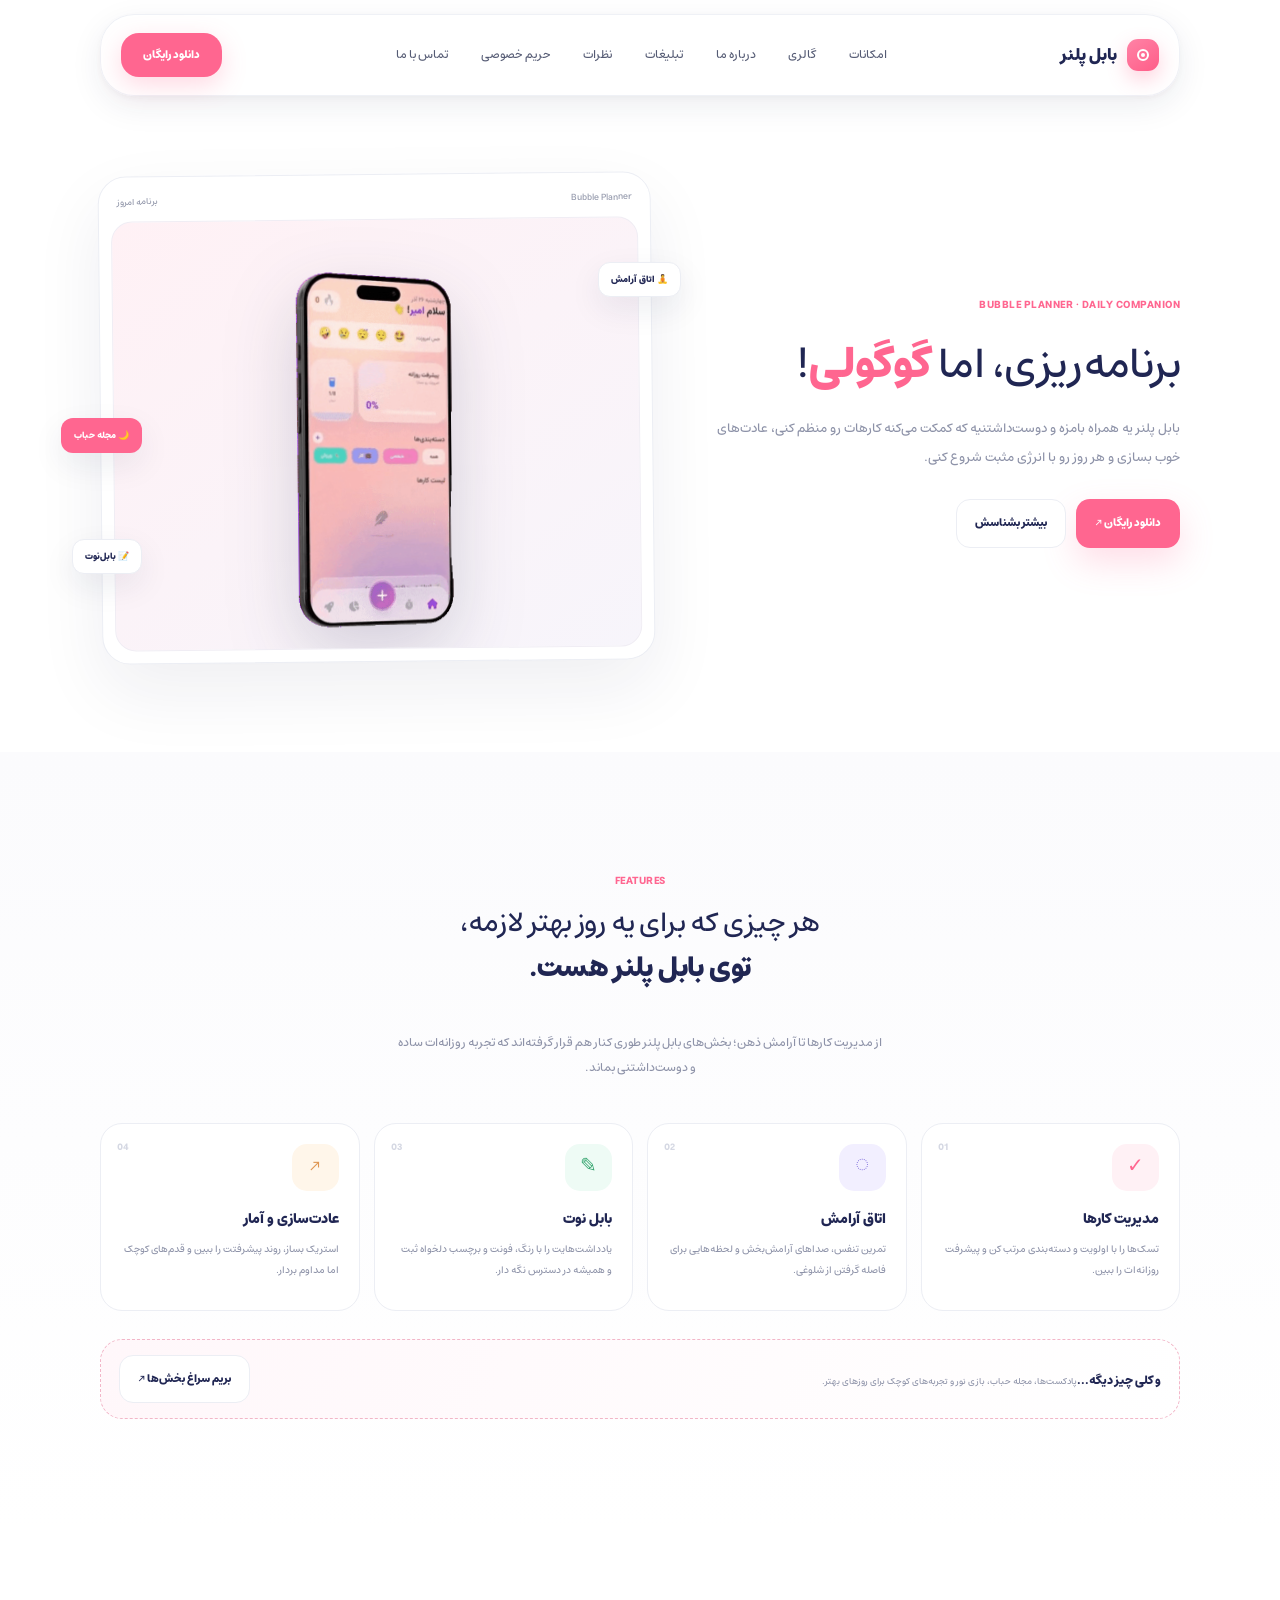
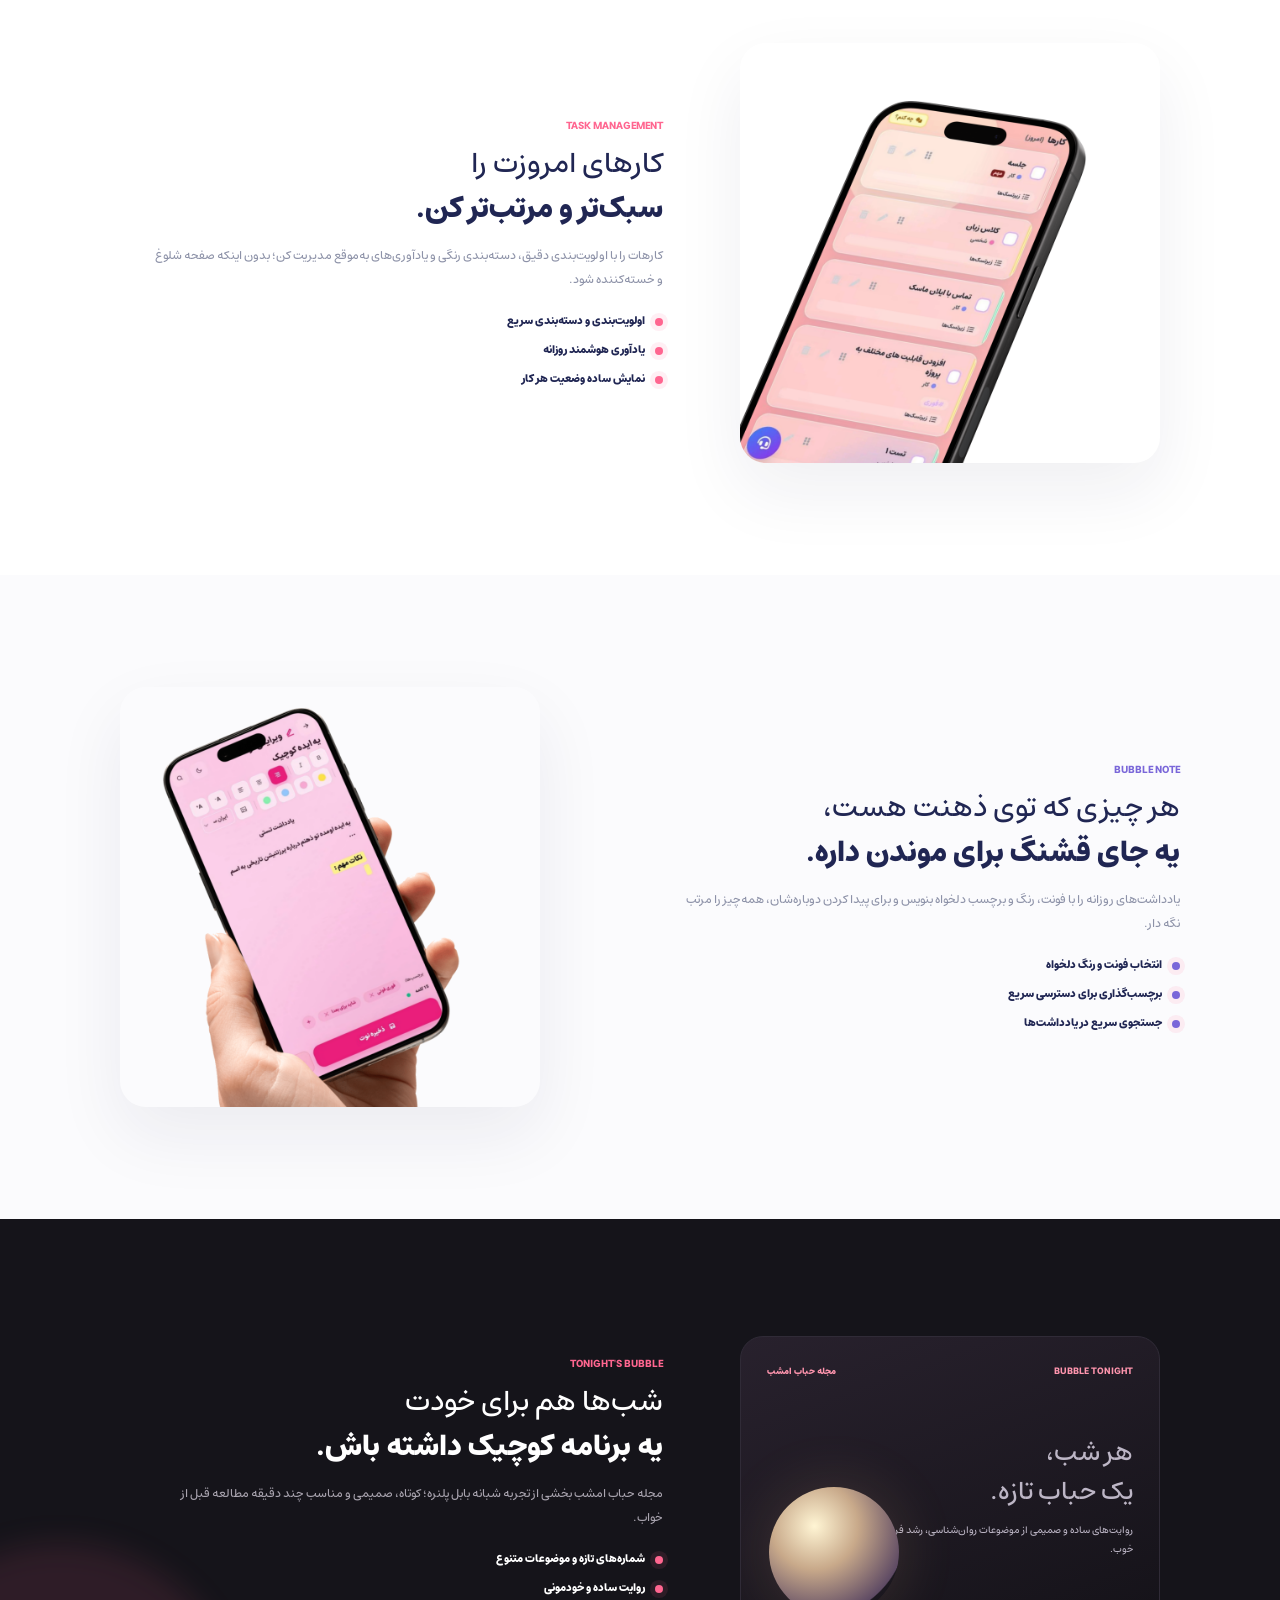
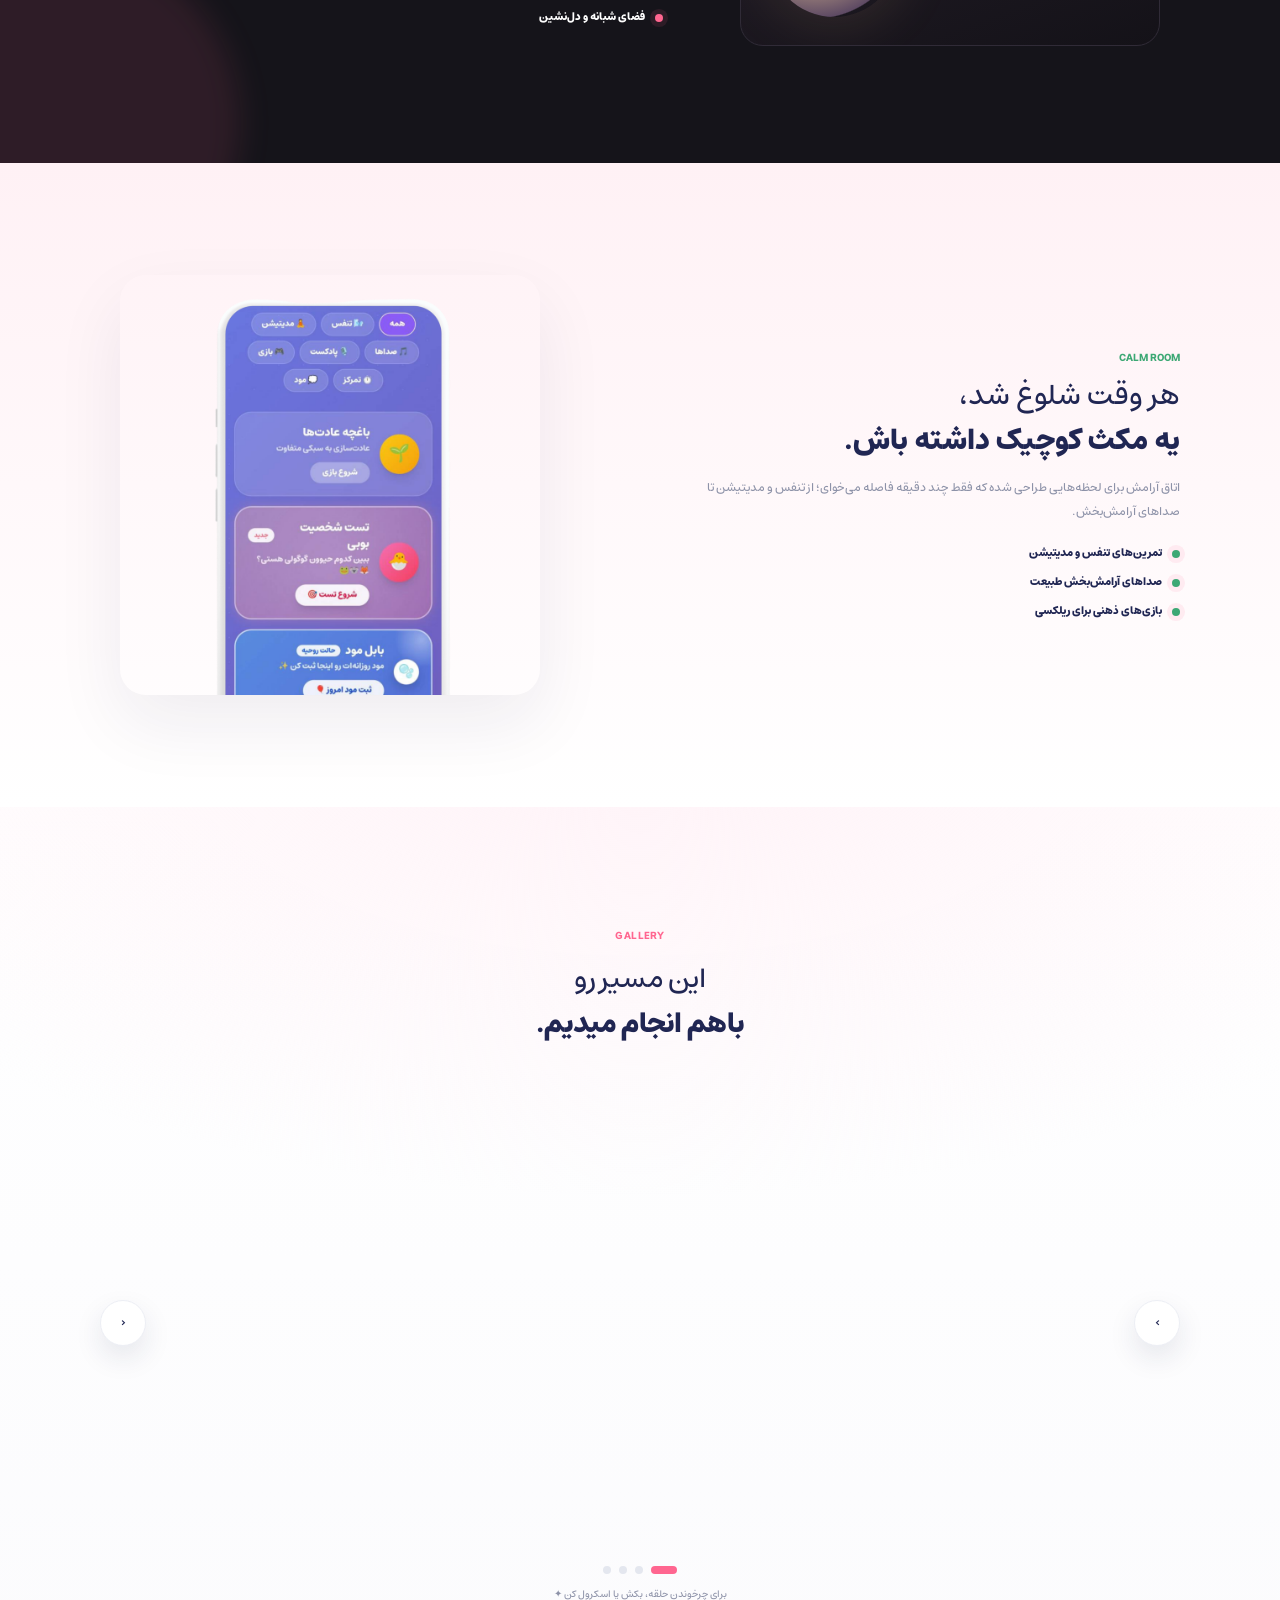
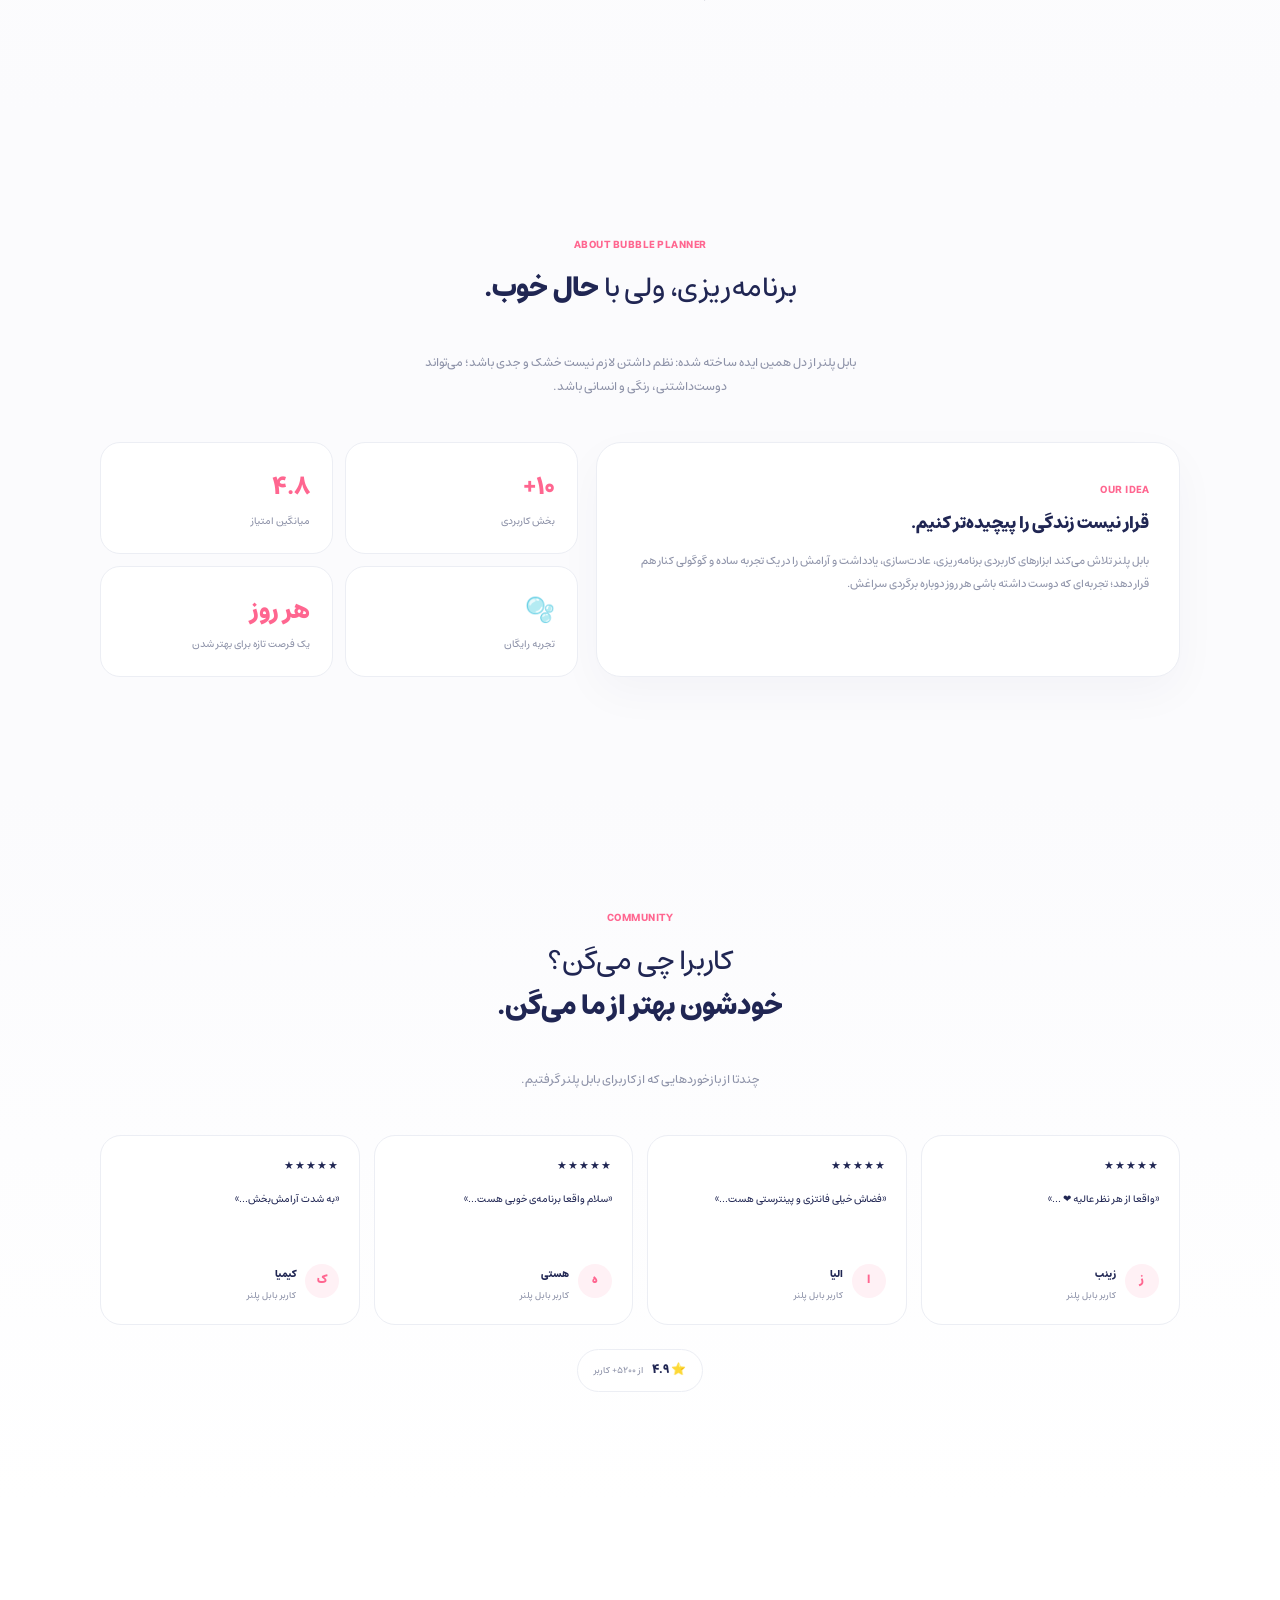
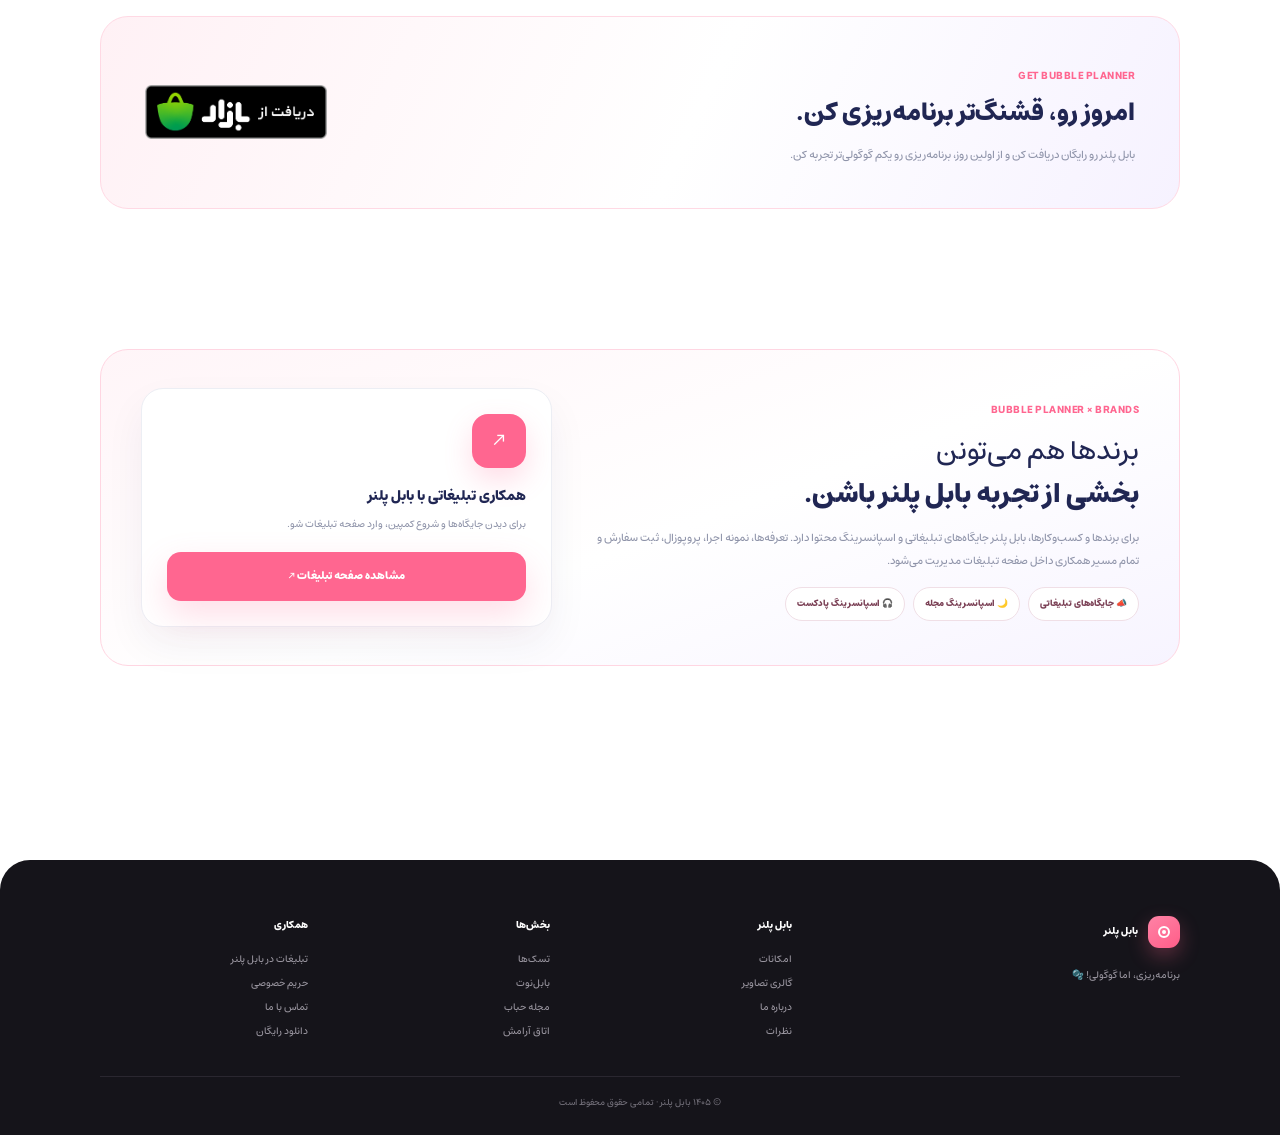
<file: index.html>
<!doctype html>
<html lang="fa" dir="rtl">

<head>
    <meta charset="utf-8" />
    <meta name="viewport" content="width=device-width,initial-scale=1,viewport-fit=cover" />
    <meta name="theme-color" content="#FF6690" />


    <title>بابل پلنر | برنامه‌ریزی، اما گوگولی!</title>
    <meta name="description"
        content="بابل پلنر؛ برنامه‌ریزی، ساخت عادت‌های خوب، بابل‌نوت، مجله حباب امشب و اتاق آرامش. دانلود رایگان و تجربه یک برنامه‌ریزی فانتزی." />
    <meta name="keywords"
        content="بابل پلنر, برنامه ریزی روزانه, عادت سازی, یادداشت, بابل نوت, اتاق آرامش, مجله حباب, اپلیکیشن برنامه ریزی فارسی" />
    <meta name="author" content="بابل پلنر" />
    <meta name="robots" content="index, follow, max-snippet:-1, max-image-preview:large, max-video-preview:-1" />


    <link rel="canonical" href="https://bubbleplanner.ir/" />


    <meta property="og:type" content="website" />
    <meta property="og:site_name" content="بابل پلنر" />
    <meta property="og:locale" content="fa_IR" />
    <meta property="og:title" content="بابل پلنر | برنامه‌ریزی، اما گوگولی!" />
    <meta property="og:description"
        content="بابل پلنر؛ برنامه‌ریزی، ساخت عادت‌های خوب، بابل‌نوت، مجله حباب امشب و اتاق آرامش." />
    <meta property="og:url" content="https://bubbleplanner.ir/" />
    <meta property="og:image" content="https://bubbleplanner.ir/logo.png" />


    <meta name="twitter:card" content="summary_large_image" />
    <meta name="twitter:title" content="بابل پلنر | برنامه‌ریزی، اما گوگولی!" />
    <meta name="twitter:description"
        content="بابل پلنر؛ برنامه‌ریزی، ساخت عادت‌های خوب، بابل‌نوت، مجله حباب امشب و اتاق آرامش." />
    <meta name="twitter:image" content="https://bubbleplanner.ir/logo.png" />
    <link rel="icon" type="image/png" href="logo.png" />


    <link rel="apple-touch-icon" href="logo.png" />
    <link rel="manifest" href="site.webmanifest" />
    <link rel="preconnect" href="https://cafebazaar.ir" />
    <link rel="preconnect" href="https://cafebazaar.ir" />
    <link rel="dns-prefetch" href="//cafebazaar.ir" />


    <link rel="preload" href="fonts/Estedad-Medium.ttf" as="font" type="font/ttf" crossorigin="anonymous" />
    <link rel="preload" href="fonts/Estedad-ExtraBold.ttf" as="font" type="font/ttf" crossorigin="anonymous" />
    <link rel="preload" href="phone.gif" as="image" fetchpriority="high" />

    <style>
        @font-face {
            font-family: Estedad;
            src: url('fonts/Estedad-Medium.ttf') format('truetype'), url('Estedad-Medium.ttf') format('truetype');
            font-weight: 500;
            font-style: normal;
            font-display: swap;
        }

        @font-face {
            font-family: Estedad;
            src: url('fonts/Estedad-ExtraBold.ttf') format('truetype'), url('Estedad-ExtraBold.ttf') format('truetype');
            font-weight: 800;
            font-style: normal;
            font-display: swap;
        }

        :root {
            --pink: #FF6690;
            --pink-deep: #ed4f7c;
            --pink-soft: #fff1f5;
            --pink-soft-2: #ffe5ed;
            --ink: #202653;
            --ink-soft: #626880;
            --muted: #8d92a8;
            --line: #eceef4;
            --surface: #f8f9fb;
            --dark: #15141a;
            --dark-2: #1d1b23;
            --mint: #72d5a1;
            --lav: #8b7be8;
            --white: #fff;
            --shadow: 0 28px 70px rgba(31, 35, 74, .07);
            --shadow-pink: 0 24px 65px rgba(255, 102, 144, .18);
            --radius-xl: 30px;
            --radius-lg: 24px;
            --radius-md: 18px;
            --radius-sm: 13px;

            /* fluid tokens */
            --gutter: clamp(16px, 4.4vw, 48px);
            --section-y: clamp(76px, 9vw, 112px);
            --topbar-h: 80px;
        }

        * {
            box-sizing: border-box;
        }

        html {
            scroll-behavior: smooth;
            -webkit-text-size-adjust: 100%;
            text-size-adjust: 100%;
        }

        body {
            margin: 0;
            background: #fff;
            color: var(--ink);
            font-family: Estedad, Tahoma, sans-serif;
            font-weight: 500;
            line-height: 1.9;
            -webkit-font-smoothing: antialiased;
            -moz-osx-font-smoothing: grayscale;
            overflow-x: hidden;
        }

        a {
            text-decoration: none;
            color: inherit;
            -webkit-tap-highlight-color: transparent;
        }

        button,
        input {
            font-family: inherit;
            -webkit-tap-highlight-color: transparent;
        }

        button {
            cursor: pointer;
        }

        img {
            max-width: 100%;
            display: block;
        }

        ::selection {
            background: var(--pink);
            color: #fff;
        }

        /* keep anchored sections clear of the sticky bar */
        section[id] {
            scroll-margin-top: calc(var(--topbar-h) + 34px);
        }

        .container {
            width: min(1080px, calc(100% - var(--gutter) * 2));
            margin-inline: auto;
        }

        /* ===== Top Navigation ===== */
        .topbar {
            position: sticky;
            top: 14px;
            z-index: 100;
            background: rgba(255, 255, 255, .92);
            backdrop-filter: blur(24px);
            -webkit-backdrop-filter: blur(24px);
            border-radius: 34px;
            border: 1px solid rgba(232, 235, 243, .7);
            box-shadow: 0 10px 32px rgba(31, 35, 74, .08), 0 2px 8px rgba(31, 35, 74, .04);
            width: min(1080px, calc(100% - var(--gutter) * 2));
            margin: 14px auto 0;
            padding: 0 clamp(8px, 1.4vw, 16px);
            transition: box-shadow .3s ease, border-color .3s ease, transform .2s ease;
        }

        .topbar:hover {
            box-shadow: 0 14px 40px rgba(31, 35, 74, .12), 0 4px 12px rgba(255, 102, 144, .06);
            border-color: rgba(255, 102, 144, .18);
        }

        .topbar-inner {
            min-height: var(--topbar-h);
            display: flex;
            align-items: center;
            gap: clamp(10px, 2vw, 24px);
            padding: 0 4px;
            width: 100%;
        }

        .brand {
            display: inline-flex;
            align-items: center;
            gap: 10px;
            font-size: 17px;
            font-weight: 800;
            white-space: nowrap;
            color: var(--ink);
            transition: color .2s;
            flex: none;
        }

        .brand:hover {
            color: var(--pink);
        }

        .brand-mark {
            width: 32px;
            height: 32px;
            border-radius: 11px;
            background: linear-gradient(145deg, #ff83a6, #ff5d88);
            display: grid;
            place-items: center;
            box-shadow: 0 8px 20px rgba(255, 102, 144, .3);
            transition: transform .25s ease, box-shadow .25s ease;
            flex: none;
        }

        .brand:hover .brand-mark {
            transform: rotate(-6deg) scale(1.06);
            box-shadow: 0 12px 28px rgba(255, 102, 144, .4);
        }

        .brand-mark span {
            width: 12px;
            height: 12px;
            border: 2px solid #fff;
            border-radius: 50%;
            position: relative;
        }

        .brand-mark span:after {
            content: "";
            position: absolute;
            width: 4px;
            height: 4px;
            border-radius: 50%;
            background: #fff;
            left: 2px;
            top: 2px;
        }

        .nav {
            display: flex;
            gap: 2px;
            margin-inline: auto;
            color: #555b74;
            font-size: 12px;
            align-items: center;
        }

        .nav a {
            padding: 8px clamp(8px, 1.2vw, 16px);
            border-radius: 16px;
            transition: background .2s, color .2s;
            font-weight: 500;
            position: relative;
            white-space: nowrap;
        }

        .nav a:hover {
            background: var(--pink-soft);
            color: var(--pink);
        }

        .nav-cta {
            border-radius: 18px;
            padding: 12px clamp(14px, 1.8vw, 22px);
            background: var(--pink);
            color: #fff;
            font-size: 11px;
            box-shadow: 0 8px 24px rgba(255, 102, 144, .25);
            transition: .25s;
            white-space: nowrap;
            font-weight: 800;
            border: none;
            display: inline-flex;
            align-items: center;
            gap: 6px;
            flex: none;
        }

        .nav-cta:hover {
            background: var(--pink-deep);
            transform: translateY(-2px);
            box-shadow: 0 12px 32px rgba(255, 102, 144, .35);
        }

        .menu-btn {
            display: none;
            border: 0;
            background: var(--pink-soft);
            color: var(--pink);
            width: 46px;
            height: 46px;
            border-radius: 15px;
            font-size: 20px;
            cursor: pointer;
            transition: .2s;
            flex: none;
            line-height: 1;
            place-items: center;
        }

        .menu-btn:hover {
            background: var(--pink-soft-2);
            transform: scale(1.06);
        }

        .mobile-drawer {
            display: none;
            padding: 10px 12px 16px;
            border-top: 1px solid rgba(232, 235, 243, .6);
            border-radius: 0 0 28px 28px;
            max-height: min(72vh, 520px);
            overflow-y: auto;
            overscroll-behavior: contain;
            -webkit-overflow-scrolling: touch;
        }

        .topbar.open .mobile-drawer {
            display: grid;
            gap: 2px;
        }

        .mobile-drawer a {
            display: block;
            padding: 10px 14px;
            border-radius: 12px;
            font-size: 11px;
            color: #666b84;
            transition: background .2s, color .2s;
        }

        .mobile-drawer a:hover,
        .mobile-drawer a:focus-visible {
            background: var(--pink-soft);
            color: var(--pink);
        }

        /* ===== Primitives ===== */
        .section-space {
            padding: var(--section-y) 0;
        }

        .section-muted {
            background: linear-gradient(180deg, #fbfbfd, #fff);
        }

        .eyebrow {
            display: inline-block;
            color: var(--pink);
            font-size: 10px;
            letter-spacing: .5px;
            font-weight: 800;
        }

        .eyebrow-dark {
            color: #ff91ac;
        }

        .section-heading {
            display: grid;
            grid-template-columns: 1.15fr .85fr;
            gap: 30px;
            align-items: end;
            margin-bottom: 42px;
        }

        .section-heading.centered {
            grid-template-columns: 1fr;
            text-align: center;
            justify-items: center;
        }

        .section-heading h2 {
            font-size: clamp(22px, 2.6vw, 28px);
            line-height: 1.6;
            margin: 7px 0 0;
            font-weight: 500;
            letter-spacing: -.2px;
        }

        .section-heading h2 strong {
            font-weight: 800;
        }

        .section-heading p {
            font-size: 11.5px;
            line-height: 2.15;
            color: var(--muted);
            max-width: 490px;
            margin: 0 0 3px;
        }

        .section-heading.centered p {
            margin: 10px auto 0;
        }

        .btn {
            display: inline-flex;
            align-items: center;
            justify-content: center;
            padding: 13px 18px;
            font-size: 11px;
            gap: 8px;
            border-radius: 14px;
            font-weight: 800;
            transition: .25s;
            border: 1px solid transparent;
            text-align: center;
        }

        .btn-primary {
            background: var(--pink);
            color: #fff;
            box-shadow: 0 14px 34px rgba(255, 102, 144, .22);
        }

        .btn-primary:hover {
            background: var(--pink-deep);
            transform: translateY(-2px);
        }

        .btn-ghost {
            background: #fff;
            border: 1px solid var(--line);
            color: var(--ink);
        }

        .btn-ghost:hover {
            border-color: #ffd2df;
            color: var(--pink);
            transform: translateY(-2px);
        }

        .pill {
            padding: 8px 10px;
            border: 1px solid #f0f1f6;
            border-radius: 12px;
            background: #fbfbfc;
            color: var(--ink);
            font-size: 9px;
            font-weight: 800;
        }

        /* Hero */
        .hero {
            padding: clamp(48px, 7vw, 78px) 0 clamp(60px, 8.4vw, 90px);
        }

        .hero-inner {
            display: grid;
            grid-template-columns: .92fr 1.08fr;
            gap: clamp(32px, 5vw, 56px);
            align-items: center;
        }

        .hero-copy .hero-eyebrow {
            margin-bottom: 8px;
        }

        .hero h1 {
            font-size: clamp(30px, 3.9vw, 43px);
            line-height: 1.5;
            letter-spacing: -.6px;
            margin: 10px 0 18px;
            font-weight: 500;
        }

        .hero h1 strong {
            font-weight: 800;
        }

        .hero h1 .accent {
            color: var(--pink);
        }

        .hero-copy>p {
            font-size: 13px;
            line-height: 2.2;
            color: var(--muted);
            max-width: 555px;
            margin: 0;
        }

        .hero-actions {
            display: flex;
            gap: 10px;
            margin-top: 27px;
            flex-wrap: wrap;
        }

        .hero-note {
            margin-top: 17px;
            color: #9aa0b5;
            font-size: 9.5px;
            display: flex;
            align-items: center;
            gap: 8px;
        }

        .status-dot {
            width: 7px;
            height: 7px;
            border-radius: 50%;
            background: #62d694;
            box-shadow: 0 0 0 5px #ebfaf1;
        }

        .hero-visual {
            position: relative;
            min-width: 0;
        }

        .hero-frame {
            background: #fff;
            border: 1px solid var(--line);
            border-radius: 28px;
            padding: 12px;
            box-shadow: var(--shadow);
            transform: rotate(-.6deg);
        }

        .frame-topline {
            display: flex;
            justify-content: space-between;
            color: #9297aa;
            font-size: 9px;
            padding: 4px 6px 11px;
            gap: 10px;
        }

        .hero-media {
            position: relative;
            min-height: 430px;
            border-radius: 21px;
            overflow: hidden;
            background: linear-gradient(145deg, #fff1f5, #f7f5fb);
            border: 1px solid #f0edf4;
            display: grid;
            place-items: center;
        }

        .hero-media img {
            width: 82%;
            max-width: 420px;
            height: auto;
            filter: drop-shadow(0 25px 35px rgba(31, 35, 74, .18));
            position: relative;
            z-index: 2;
        }

        .hero-fallback {
            display: none;
            position: absolute;
            inset: 0;
            place-items: center;
        }

        .phone-fallback {
            width: 210px;
            height: 390px;
            border-radius: 34px;
            background: #fff;
            border: 8px solid #252438;
            box-shadow: 0 28px 55px rgba(31, 35, 74, .17);
            padding: 18px;
            position: relative;
            overflow: hidden;
        }

        .phone-fallback:before {
            content: "";
            position: absolute;
            top: 8px;
            left: 50%;
            transform: translateX(-50%);
            width: 70px;
            height: 16px;
            border-radius: 20px;
            background: #252438;
        }

        .phone-fallback-top {
            margin-top: 20px;
            display: flex;
            justify-content: space-between;
            align-items: center;
            font-size: 9px;
            color: var(--pink);
            font-weight: 800;
        }

        .phone-fallback-card {
            margin-top: 14px;
            border-radius: 16px;
            background: var(--pink-soft);
            padding: 14px;
        }

        .phone-fallback-card b {
            font-size: 12px;
        }

        .phone-fallback-task {
            display: flex;
            gap: 8px;
            align-items: center;
            margin-top: 9px;
            font-size: 9px;
        }

        .phone-fallback-task i {
            width: 9px;
            height: 9px;
            border-radius: 3px;
            background: var(--pink);
            display: block;
        }

        .hero-decoration {
            position: absolute;
            inset: 0;
            pointer-events: none;
        }

        .floating-badge {
            position: absolute;
            padding: 8px 12px;
            background: #fff;
            border: 1px solid var(--line);
            border-radius: 12px;
            box-shadow: 0 12px 32px rgba(31, 35, 74, .08);
            font-size: 9px;
            font-weight: 800;
            color: var(--ink);
            white-space: nowrap;
        }

        .floating-badge.b1 {
            top: 18%;
            right: -5%;
        }

        .floating-badge.b2 {
            bottom: 18%;
            left: -5%;
        }

        .floating-badge.b3 {
            top: 50%;
            left: -7%;
            background: var(--pink);
            color: #fff;
            border-color: transparent;
        }

        /* Features */
        .features-grid {
            display: grid;
            grid-template-columns: repeat(4, minmax(0, 1fr));
            gap: 14px;
        }

        .feature-card {
            position: relative;
            background: #fff;
            border: 1px solid var(--line);
            border-radius: 22px;
            padding: 20px;
            min-height: 188px;
            overflow: hidden;
            transition: .3s;
            min-width: 0;
        }

        .feature-card:hover {
            transform: translateY(-5px);
            border-color: #ffd3df;
            box-shadow: var(--shadow-pink);
        }

        .feature-number {
            position: absolute;
            left: 16px;
            top: 15px;
            color: #d5d8e3;
            font-size: 9px;
            font-weight: 800;
        }

        .feature-icon {
            width: 47px;
            height: 47px;
            border-radius: 15px;
            background: var(--pink-soft);
            color: var(--pink);
            display: grid;
            place-items: center;
            font-size: 20px;
            margin-bottom: 15px;
        }

        .feature-card:nth-child(2) .feature-icon {
            background: #f2efff;
            color: #7967d9;
        }

        .feature-card:nth-child(3) .feature-icon {
            background: #eefbf5;
            color: #3ca874;
        }

        .feature-card:nth-child(4) .feature-icon {
            background: #fff6ea;
            color: #df9652;
        }

        .feature-card h3 {
            margin: 0 0 7px;
            font-size: 14px;
            font-weight: 800;
        }

        .feature-card p {
            margin: 0;
            color: var(--muted);
            font-size: 10px;
            line-height: 2.05;
        }

        .feature-foot {
            display: flex;
            justify-content: space-between;
            align-items: center;
            margin-top: 28px;
            color: var(--muted);
            font-size: 9.5px;
        }

        .feature-foot strong {
            color: var(--pink);
            font-weight: 800;
        }

        .all-features {
            margin-top: 28px;
            border: 1px dashed #f2b6c8;
            border-radius: 22px;
            padding: 15px 18px;
            background: linear-gradient(110deg, #fff7fa, #fff);
            display: flex;
            justify-content: space-between;
            gap: 18px;
            align-items: center;
            flex-wrap: wrap;
        }

        .all-features strong {
            font-size: 12px;
            font-weight: 800;
        }

        .all-features span {
            font-size: 9px;
            color: var(--muted);
        }

        .all-features>div {
            min-width: 0;
            flex: 1 1 240px;
        }

        /* App feature sections */
        .product-section {
            position: relative;
            overflow: hidden;
        }

        .product-section.light {
            background: #fff;
        }

        .product-section.soft {
            background: #fbfbfd;
        }

        .product-section.pink {
            background: linear-gradient(180deg, #fff1f5, #fff);
        }

        .product-section.dark {
            background: var(--dark);
            color: #fff;
        }

        .product-section.dark:before {
            content: "";
            position: absolute;
            inset: auto auto -140px -120px;
            width: 360px;
            height: 360px;
            border-radius: 50%;
            background: rgba(255, 102, 144, .11);
            filter: blur(15px);
            pointer-events: none;
        }

        .product-row {
            display: grid;
            grid-template-columns: .9fr 1.1fr;
            gap: clamp(30px, 5vw, 56px);
            align-items: center;
            position: relative;
            z-index: 1;
        }

        .product-row.reverse {
            grid-template-columns: 1.1fr .9fr;
        }

        .product-row.reverse .product-visual {
            order: 2;
        }

        .product-content {
            min-width: 0;
        }

        .product-content .mini-label {
            display: block;
            color: var(--pink);
            font-size: 10px;
            font-weight: 800;
            margin-bottom: 6px;
        }

        .product-content h2 {
            font-size: clamp(22px, 2.7vw, 29px);
            line-height: 1.55;
            margin: 0 0 12px;
            font-weight: 500;
        }

        .product-content h2 strong {
            font-weight: 800;
        }

        .product-content p {
            font-size: 11.5px;
            line-height: 2.15;
            color: var(--muted);
            max-width: 510px;
            margin: 0 0 19px;
        }

        .product-section.dark .product-content p {
            color: #aaa5b0;
        }

        .feature-list {
            list-style: none;
            padding: 0;
            margin: 0;
            display: grid;
            gap: 9px;
        }

        .feature-list li {
            display: flex;
            align-items: center;
            gap: 10px;
            font-size: 10.5px;
            font-weight: 800;
        }

        .feature-list .dot {
            width: 8px;
            height: 8px;
            border-radius: 50%;
            background: var(--pink);
            box-shadow: 0 0 0 5px rgba(255, 102, 144, .1);
            flex: none;
        }

        .product-visual {
            min-height: 320px;
            display: grid;
            place-items: center;
            min-width: 0;
        }

        .product-visual img.widget-shot {
            width: min(420px, 100%);
            height: auto;
            border-radius: 26px;
            box-shadow: var(--shadow);
            object-fit: contain;
        }

        .visual-card {
            width: min(420px, 100%);
            background: #fff;
            border: 1px solid var(--line);
            border-radius: 26px;
            padding: 18px;
            box-shadow: var(--shadow);
            position: relative;
        }

        .dark .visual-card {
            background: linear-gradient(145deg, #211e27, #19171d);
            border-color: #302c36;
        }

        .task-board {
            display: grid;
            gap: 10px;
        }

        .task-board .task {
            display: flex;
            justify-content: space-between;
            align-items: center;
            background: #fbfbfd;
            border: 1px solid #eef0f5;
            border-radius: 15px;
            padding: 13px 14px;
            font-size: 10px;
            font-weight: 800;
            gap: 10px;
        }

        .task-board .task.done {
            background: #eefbf5;
            border-color: #dbf3e7;
        }

        .task-board .tag {
            padding: 5px 9px;
            border-radius: 10px;
            background: var(--pink-soft);
            color: var(--pink);
            font-size: 8px;
            flex: none;
        }

        .task-board .task.done .tag {
            background: #dff6e9;
            color: #33a46d;
        }

        .note-board {
            display: grid;
            grid-template-columns: 1fr 1fr;
            gap: 12px;
        }

        .note-tile {
            min-height: 112px;
            border-radius: 18px;
            padding: 16px;
            font-size: 10px;
            font-weight: 800;
            box-shadow: 0 12px 24px rgba(31, 35, 74, .06);
        }

        .note-tile.pink {
            background: #ffe4ec;
        }

        .note-tile.yellow {
            background: #fff2d9;
        }

        .note-tile.purple {
            background: #eeeaff;
        }

        .note-tile.green {
            background: #e9f8ef;
        }

        .magazine-card {
            position: relative;
            min-height: 310px;
            width: min(420px, 100%);
            border-radius: 23px;
            overflow: hidden;
            background: linear-gradient(160deg, #28212d, #141218);
            border: 1px solid #302b37;
            padding: 26px;
            color: #fff;
        }

        .magazine-top {
            display: flex;
            justify-content: space-between;
            color: #ff95ae;
            font-size: 9px;
            font-weight: 800;
            gap: 10px;
        }

        .magazine-card .magazine-title {
            font-size: 26px;
            line-height: 1.5;
            margin: 52px 0 7px;
        }

        .magazine-card p {
            font-size: 10px;
            color: #bdb6c6;
            max-width: 280px;
        }

        .magazine-card .moon {
            position: absolute;
            width: 130px;
            height: 130px;
            border-radius: 50%;
            left: 28px;
            bottom: 28px;
            background: radial-gradient(circle at 35% 30%, #fff5d4, #c8a98a 35%, #5e4a64 74%, transparent 75%);
            box-shadow: 0 0 60px rgba(255, 201, 139, .15);
            pointer-events: none;
        }

        .calm-card {
            width: min(420px, 100%);
            height: 320px;
            border-radius: 26px;
            background: linear-gradient(160deg, #eefbf5, #fff);
            border: 1px solid #dff1e7;
            display: grid;
            place-items: center;
            box-shadow: var(--shadow);
        }

        .breath {
            width: 178px;
            height: 178px;
            border-radius: 50%;
            border: 2px solid rgba(79, 175, 130, .3);
            display: grid;
            place-items: center;
            position: relative;
        }

        .breath:before,
        .breath:after {
            content: "";
            position: absolute;
            border-radius: 50%;
            border: 2px solid rgba(79, 175, 130, .18);
            inset: 18px;
        }

        .breath:after {
            inset: 38px;
        }

        .breath span {
            width: 76px;
            height: 76px;
            border-radius: 50%;
            display: grid;
            place-items: center;
            background: #fff;
            box-shadow: 0 12px 25px rgba(52, 139, 95, .12);
            font-size: 30px;
        }

        /* =========================================================
           ===== Gallery Ring (post1.png … post4.png) ==============
           ========================================================= */
        .gallery-section {
            background:
                radial-gradient(120% 85% at 50% -10%, #fff2f7 0%, rgba(255, 255, 255, 0) 62%),
                linear-gradient(180deg, #fff, #fbfbfd);
        }

        .ring-wrap {
            position: relative;
            width: min(1080px, calc(100% - var(--gutter) * 2));
            margin-inline: auto;
            touch-action: pan-y;
            -webkit-user-select: none;
            user-select: none;
            cursor: grab;
            outline: none;
        }

        .ring-wrap.is-dragging {
            cursor: grabbing;
        }

        .ring-wrap:focus-visible {
            box-shadow: 0 0 0 3px rgba(255, 102, 144, .22);
            border-radius: 26px;
        }

        .ring-stage {
            position: relative;
        }

        /* --- fallback: a plain scrollable row until JS takes over --- */
        .ring:not(.is-live) {
            display: flex;
            gap: 26px;
            overflow-x: auto;
            padding: 14px 4px 24px;
            scrollbar-width: thin;
            -webkit-overflow-scrolling: touch;
        }

        .ring:not(.is-live) .slot {
            flex: none;
        }

        /* --- live ring --- */
        .ring.is-live {
            position: relative;
            height: clamp(340px, 56vw, 470px);
        }

        .slot {
            width: clamp(180px, 26vw, 300px);
            perspective: 900px;
        }

        .ring.is-live .slot {
            position: absolute;
            left: 50%;
            top: 50%;
            transform: translate(-50%, -50%);
            will-change: transform, opacity;
            backface-visibility: hidden;
        }

        /* three motions, three elements, one transform each */
        .float {
            transform-style: preserve-3d;
            animation: cardFloat 6s ease-in-out infinite;
            animation-delay: var(--d, 0s);
        }

        @keyframes cardFloat {

            0%,
            100% {
                transform: translateY(0);
            }

            50% {
                transform: translateY(-10px);
            }
        }

        .card {
            margin: 0;
            position: relative;
            aspect-ratio: 3.5 / 5;
            border-radius: 24px;
            overflow: hidden;
            background: #fff;
            border: 1px solid #f0eef5;
            box-shadow: 0 30px 62px rgba(31, 35, 74, .16);
            /* it sinks, it does not lift */
            transform: rotateX(var(--rx, 0deg)) rotateY(var(--ry, 0deg));
            transition: transform .3s cubic-bezier(.22, .61, .36, 1), box-shadow .3s ease;
        }

        .card img {
            width: 100%;
            height: 100%;
            object-fit: cover;
            display: block;
            pointer-events: none;
            -webkit-user-drag: none;
        }

        .card::after {
            content: "";
            position: absolute;
            inset: 0;
            border-radius: inherit;
            background: linear-gradient(180deg, rgba(255, 255, 255, .16), rgba(255, 255, 255, 0) 42%);
            pointer-events: none;
        }

        .ring-btn {
            position: absolute;
            top: 50%;
            transform: translateY(-50%);
            width: 46px;
            height: 46px;
            border-radius: 50%;
            border: 1px solid var(--line);
            background: #fff;
            color: var(--ink);
            font-size: 19px;
            line-height: 1;
            display: grid;
            place-items: center;
            cursor: pointer;
            z-index: 300;
            box-shadow: 0 12px 28px rgba(31, 35, 74, .1);
            transition: background .22s, color .22s, border-color .22s, transform .22s;
        }

        .ring-btn:hover {
            background: var(--pink);
            color: #fff;
            border-color: transparent;
            transform: translateY(-50%) scale(1.07);
        }

        .ring-btn.next {
            left: 0;
        }

        .ring-btn.prev {
            right: 0;
        }

        .ring-dots {
            display: flex;
            justify-content: center;
            gap: 8px;
            margin-top: 8px;
            flex-wrap: wrap;
        }

        .ring-dot {
            width: 8px;
            height: 8px;
            padding: 0;
            border: 0;
            border-radius: 999px;
            background: #e4e7ef;
            cursor: pointer;
            transition: width .28s ease, background .28s ease;
        }

        .ring-dot:hover {
            background: #ffc2d3;
        }

        .ring-dot.active {
            width: 26px;
            background: var(--pink);
        }

        .ring-hint {
            text-align: center;
            color: var(--muted);
            font-size: 9.5px;
            margin: 12px 0 0;
        }

        /* About */
        .about {
            background: #fbfbfd;
        }

        .about-grid {
            display: grid;
            grid-template-columns: 1.1fr .9fr;
            gap: 18px;
        }

        .about-card {
            background: #fff;
            border: 1px solid var(--line);
            border-radius: 25px;
            padding: 30px;
            box-shadow: 0 16px 45px rgba(31, 35, 74, .035);
            min-width: 0;
        }

        .about-card h3 {
            font-size: 17px;
            margin: 4px 0 9px;
            font-weight: 800;
        }

        .about-card p {
            margin: 0;
            color: var(--muted);
            font-size: 10.8px;
            line-height: 2.15;
        }

        .about-metrics {
            display: grid;
            grid-template-columns: repeat(2, minmax(0, 1fr));
            gap: 12px;
        }

        .metric {
            background: #fff;
            border: 1px solid var(--line);
            border-radius: 20px;
            padding: 22px;
            min-width: 0;
        }

        .metric strong {
            display: block;
            font-size: 24px;
            font-weight: 800;
            color: var(--pink);
        }

        .metric span {
            display: block;
            color: var(--muted);
            font-size: 9.5px;
            margin-top: 2px;
        }

        /* Reviews */
        .review-grid {
            display: grid;
            grid-template-columns: repeat(4, minmax(0, 1fr));
            gap: 14px;
        }

        .review-card {
            background: #fff;
            border: 1px solid var(--line);
            border-radius: 21px;
            padding: 20px;
            min-height: 176px;
            transition: .25s;
            min-width: 0;
        }

        .review-card:hover {
            transform: translateY(-4px);
            border-color: #ffd3df;
            box-shadow: var(--shadow-pink);
        }

        .stars {
            font-size: 11px;
            letter-spacing: 1px;
        }

        .review-text {
            font-size: 10.4px;
            line-height: 2;
            margin: 12px 0 16px;
            min-height: 52px;
        }

        .reviewer {
            display: flex;
            align-items: center;
            gap: 9px;
        }

        .avatar {
            width: 34px;
            height: 34px;
            border-radius: 50%;
            background: var(--pink-soft);
            display: grid;
            place-items: center;
            color: var(--pink);
            font-weight: 800;
            font-size: 12px;
            flex: none;
        }

        .reviewer strong {
            font-size: 9.5px;
        }

        .reviewer span {
            display: block;
            color: var(--muted);
            font-size: 8.5px;
            margin-top: 1px;
        }

        .rating-row {
            display: flex;
            justify-content: center;
            margin-top: 24px;
        }

        .rating-pill {
            display: inline-flex;
            align-items: center;
            gap: 9px;
            background: #fff;
            border: 1px solid var(--line);
            border-radius: 999px;
            padding: 9px 16px;
            flex-wrap: wrap;
            justify-content: center;
        }

        .rating-pill b {
            font-size: 12px;
        }

        .rating-pill span {
            font-size: 8.8px;
            color: var(--muted);
        }

        /* Download */
        .download-wrap {
            position: relative;
            overflow: hidden;
            border-radius: 28px;
            background: linear-gradient(115deg, #fff1f5 0%, #fff 55%, #f6f2ff 100%);
            border: 1px solid #ffd9e4;
            padding: clamp(28px, 3.6vw, 42px) clamp(24px, 3.8vw, 44px);
            display: flex;
            align-items: center;
            justify-content: space-between;
            gap: 30px;
            flex-wrap: wrap;
        }

        .download-wrap>div:first-child {
            min-width: 0;
            flex: 1 1 320px;
        }

        .download-wrap h2 {
            font-size: clamp(21px, 2.4vw, 25px);
            margin: 0 0 8px;
            font-weight: 800;
        }

        .download-wrap p {
            margin: 0;
            color: var(--muted);
            font-size: 10.8px;
            max-width: 500px;
        }

        .download-actions {
            display: flex;
            align-items: center;
            gap: 12px;
            flex: none;
            flex-wrap: wrap;
        }

        .bazaar-badge-link {
            display: inline-flex;
        }

        .bazaar-badge-img {
            height: 54px;
            width: auto;
            border-radius: 0;
        }

        .bazaar-fallback {
            display: none;
            background: #1c1830;
            color: #fff;
            border-radius: 14px;
            padding: 13px 16px;
            font-size: 10px;
            font-weight: 800;
        }

        /* Advertising bridge */
        .ad-bridge {
            padding-top: 28px;
        }

        .ad-panel {
            background: linear-gradient(160deg, #fff5f8, #fff 55%, #f7f4ff);
            border: 1px solid #ffd6e2;
            border-radius: 28px;
            padding: clamp(26px, 3.4vw, 38px) clamp(22px, 3.6vw, 40px);
            display: grid;
            grid-template-columns: 1.15fr .85fr;
            gap: 30px;
            align-items: center;
        }

        .ad-panel>div:first-child {
            min-width: 0;
        }

        .ad-panel .eyebrow {
            color: var(--pink);
        }

        .ad-panel h2 {
            font-size: clamp(21px, 2.5vw, 27px);
            line-height: 1.6;
            margin: 7px 0 9px;
            font-weight: 500;
        }

        .ad-panel h2 strong {
            font-weight: 800;
        }

        .ad-panel p {
            color: var(--muted);
            font-size: 10.7px;
            line-height: 2.15;
            margin: 0 0 15px;
        }

        .ad-points {
            display: flex;
            flex-wrap: wrap;
            gap: 8px;
        }

        .ad-point {
            background: #fff;
            border: 1px solid #f0dfe6;
            border-radius: 999px;
            padding: 8px 11px;
            font-size: 8.8px;
            font-weight: 800;
            color: #7a3f54;
        }

        .ad-card {
            background: #fff;
            border: 1px solid var(--line);
            border-radius: 22px;
            padding: 25px;
            box-shadow: 0 18px 40px rgba(31, 35, 74, .055);
            min-width: 0;
        }

        .ad-card-icon {
            width: 54px;
            height: 54px;
            border-radius: 16px;
            display: grid;
            place-items: center;
            background: var(--pink);
            color: #fff;
            font-size: 24px;
            box-shadow: 0 12px 28px rgba(255, 102, 144, .22);
            margin-bottom: 15px;
        }

        .ad-card h3 {
            font-size: 14px;
            margin: 0 0 6px;
            font-weight: 800;
        }

        .ad-card p {
            font-size: 9.5px;
            margin-bottom: 16px;
        }

        /* Footer */
        .footer {
            margin-top: 82px;
            background: var(--dark);
            color: #fff;
            border-radius: 30px 30px 0 0;
            padding: 56px 0 24px;
        }

        .footer-inner {
            display: grid;
            grid-template-columns: 1.7fr 1fr 1fr 1fr;
            gap: 34px;
        }

        .footer .brand {
            color: #fff;
            margin-bottom: 10px;
        }

        .footer p,
        .footer a {
            color: #9b97a1;
            font-size: 9.5px;
        }

        .footer strong {
            display: block;
            font-size: 10px;
            margin-bottom: 10px;
            color: #fff;
        }

        .footer-inner>div:not(:first-child) {
            display: flex;
            flex-direction: column;
            gap: 6px;
            min-width: 0;
        }

        .footer-inner a:hover {
            color: #fff;
        }

        .footer-bottom {
            border-top: 1px solid #2a2730;
            margin-top: 35px;
            padding-top: 18px;
            color: #74717b;
            font-size: 8.5px;
            text-align: center;
        }

        .reveal {
            opacity: 0;
            transform: translateY(25px);
            transition: opacity .65s ease, transform .65s ease;
        }

        .reveal.in-view {
            opacity: 1;
            transform: none;
        }

        /* =========================================================
           ===== RESPONSIVE — layered, mobile-first safe ==========
           ========================================================= */

        /* ---------- large laptop / small desktop ---------- */
        @media (max-width: 1180px) {

            .features-grid,
            .review-grid {
                gap: 12px;
            }

            .section-heading {
                gap: 24px;
            }
        }

        /* ---------- tablet landscape ---------- */
        @media (max-width: 1024px) {
            .hero-inner {
                gap: 34px;
            }

            .product-row,
            .product-row.reverse {
                gap: 32px;
            }

            .floating-badge.b1 {
                right: 0;
            }

            .floating-badge.b2 {
                left: 0;
            }

            .floating-badge.b3 {
                left: -1%;
            }

            .download-wrap {
                gap: 22px;
            }

            .footer-inner {
                gap: 26px;
            }
        }

        /* ---------- tablet portrait ---------- */
        @media (max-width: 920px) {
            :root {
                --topbar-h: 72px;
            }

            .nav {
                display: none;
            }

            .menu-btn {
                display: grid;
                margin-right: auto;
                order: 3;
            }

            .nav-cta {
                order: 2;
            }

            .topbar-inner {
                gap: 12px;
            }

            .topbar.open .mobile-drawer {
                display: grid;
                gap: 2px;
                padding: 10px 10px 16px;
            }

            .hero-inner,
            .product-row,
            .product-row.reverse,
            .ad-panel {
                grid-template-columns: minmax(0, 1fr);
            }

            .hero-copy {
                text-align: center;
            }

            .hero-copy>p {
                margin-inline: auto;
            }

            .hero-actions,
            .hero-note {
                justify-content: center;
            }

            .hero-visual {
                max-width: 700px;
                width: 100%;
                margin-inline: auto;
            }

            /* safe, non-distorting phone visual on every screen */
            .hero-media {
                min-height: 0;
                height: clamp(300px, 52vw, 440px);
            }

            .hero-media img {
                width: 100%;
                height: 100%;
                max-width: none;
                object-fit: contain;
            }

            .floating-badge {
                display: none;
            }

            .section-heading {
                grid-template-columns: minmax(0, 1fr);
                gap: 14px;
                margin-bottom: 34px;
            }

            .section-heading>p {
                max-width: 650px;
            }

            .features-grid,
            .review-grid {
                grid-template-columns: repeat(2, minmax(0, 1fr));
            }

            .product-row.reverse .product-visual {
                order: 0;
            }

            .about-grid {
                grid-template-columns: minmax(0, 1fr);
            }

            .download-wrap {
                flex-direction: column;
                align-items: flex-start;
            }

            .ad-panel {
                gap: 22px;
            }

            .footer-inner {
                grid-template-columns: repeat(3, minmax(0, 1fr));
            }

            .footer-inner>div:first-child {
                grid-column: 1 / -1;
            }

            .review-card {
                min-height: 0;
            }

            .review-text {
                min-height: 0;
            }
        }

        /* ---------- large phone / small tablet ---------- */
        @media (max-width: 768px) {

            .product-row,
            .product-row.reverse {
                gap: 26px;
            }

            .product-content p {
                max-width: none;
            }

            .all-features {
                flex-direction: column;
                align-items: flex-start;
                gap: 12px;
            }

            .all-features .btn {
                width: 100%;
            }

            .download-wrap {
                padding: 30px 26px;
            }

            .footer {
                margin-top: 64px;
                padding-top: 44px;
            }

            .feature-card {
                min-height: 0;
            }

            .magazine-card {
                min-height: 280px;
            }

            .magazine-card .magazine-title {
                margin-top: 36px;
            }
        }

        /* ---------- phone ---------- */
        @media (max-width: 650px) {
            :root {
                --topbar-h: 66px;
                --section-y: 78px;
            }

            .container {
                width: min(100% - 30px, 640px);
            }

            .topbar {
                width: min(100% - 24px, 640px);
                border-radius: 26px;
                top: 8px;
                margin-top: 8px;
                padding: 0 10px;
            }

            .topbar-inner {
                padding: 0 2px;
                gap: 8px;
            }

            .brand {
                font-size: 14px;
                gap: 8px;
            }

            .brand-mark {
                width: 28px;
                height: 28px;
                border-radius: 9px;
            }

            .nav-cta {
                padding: 10px 14px;
                font-size: 10px;
                border-radius: 14px;
            }

            .menu-btn {
                width: 42px;
                height: 42px;
                border-radius: 13px;
                font-size: 18px;
            }

            .mobile-drawer {
                padding: 8px 8px 14px;
            }

            .mobile-drawer a {
                padding: 11px 14px;
                font-size: 12px;
            }

            /* --- hero --- */
            .hero {
                padding-top: 46px;
            }

            .hero h1 {
                font-size: 31px;
                line-height: 1.5;
                margin: 8px 0 14px;
            }

            .hero-copy>p {
                font-size: 12px;
                line-height: 2.1;
            }

            .hero-actions {
                gap: 8px;
                margin-top: 22px;
            }

            .hero-actions .btn {
                flex: 1 1 auto;
                min-width: 140px;
            }

            .hero-frame {
                border-radius: 24px;
                padding: 10px;
                transform: none;
            }

            .frame-topline {
                font-size: 8.5px;
                padding: 2px 4px 9px;
            }

            .hero-media {
                height: clamp(280px, 76vw, 400px);
                border-radius: 18px;
            }

            /* --- typography & spacing --- */
            .section-heading {
                margin-bottom: 28px;
            }

            .section-heading h2 {
                font-size: 23px;
            }

            .section-heading p {
                font-size: 12px;
                line-height: 2.1;
            }

            .product-content h2 {
                font-size: 23px;
                line-height: 1.55;
            }

            .product-content p {
                font-size: 12px;
                line-height: 2.1;
            }

            .feature-card p {
                font-size: 11px;
                line-height: 2;
            }

            .review-text {
                font-size: 11.5px;
                line-height: 2.05;
            }

            .about-card p {
                font-size: 11.5px;
            }

            .footer p,
            .footer a {
                font-size: 10.5px;
            }

            .footer strong {
                font-size: 11px;
            }

            .feature-list li {
                font-size: 11px;
            }

            /* --- grids → single column --- */
            .features-grid,
            .review-grid,
            .about-metrics,
            .note-board {
                grid-template-columns: minmax(0, 1fr);
            }

            .about-card {
                padding: 24px 22px;
            }

            .metric {
                padding: 18px;
            }

            /* --- product visuals --- */
            .product-visual {
                min-height: 240px;
            }

            .visual-card,
            .calm-card,
            .magazine-card {
                max-width: 100%;
            }

            .calm-card {
                height: 260px;
            }

            .breath {
                width: 148px;
                height: 148px;
            }

            .breath span {
                width: 64px;
                height: 64px;
                font-size: 24px;
            }

            .magazine-card {
                padding: 22px;
                min-height: 260px;
            }

            .magazine-card .moon {
                width: 96px;
                height: 96px;
                left: 18px;
                bottom: 18px;
            }

            /* --- download --- */
            .download-wrap {
                padding: 28px 22px;
                border-radius: 24px;
            }

            .download-actions {
                width: 100%;
            }

            .bazaar-badge-img {
                height: 48px;
            }

            /* --- ad panel --- */
            .ad-panel {
                padding: 26px 20px;
                border-radius: 24px;
            }

            .ad-panel h2 {
                font-size: 22px;
            }

            .ad-card {
                padding: 20px;
            }

            /* --- footer --- */
            .footer {
                margin-top: 56px;
                border-radius: 24px 24px 0 0;
                padding-top: 42px;
            }

            .footer-inner {
                grid-template-columns: repeat(2, minmax(0, 1fr));
                gap: 24px 18px;
            }

            .footer-inner>div:first-child {
                grid-column: 1 / -1;
            }

            /* --- gallery on small screens --- */
            .ring-wrap {
                width: min(100% - 24px, 640px);
            }

            .ring-btn {
                display: none;
            }

            .ring.is-live {
                height: clamp(290px, 82vw, 400px);
            }

            .slot {
                width: clamp(150px, 42vw, 250px);
            }

            .card {
                border-radius: 20px;
            }

            .ring-hint {
                font-size: 10px;
                margin-top: 6px;
            }
        }

        /* ---------- small phone ---------- */
        @media (max-width: 420px) {
            :root {
                --topbar-h: 62px;
                --section-y: 68px;
            }

            .container {
                width: calc(100% - 24px);
            }

            .topbar {
                width: calc(100% - 16px);
                border-radius: 22px;
                padding: 0 8px;
            }

            .brand {
                font-size: 13px;
            }

            .brand-mark {
                width: 26px;
                height: 26px;
                border-radius: 8px;
            }

            .brand-mark span {
                width: 10px;
                height: 10px;
            }

            .nav-cta {
                padding: 9px 11px;
                font-size: 9.5px;
                border-radius: 12px;
            }

            .menu-btn {
                width: 40px;
                height: 40px;
                border-radius: 12px;
                font-size: 17px;
            }

            .hero h1 {
                font-size: 27px;
            }

            .hero-actions .btn {
                min-width: 0;
                flex: 1 1 100%;
                padding: 12px 14px;
            }

            .section-heading h2 {
                font-size: 21px;
            }

            .product-content h2 {
                font-size: 21px;
            }

            .ad-panel h2 {
                font-size: 20px;
            }

            .download-wrap h2 {
                font-size: 20px;
            }

            .download-wrap {
                padding: 24px 18px;
            }

            .ad-panel {
                padding: 22px 17px;
            }

            .about-card {
                padding: 20px 18px;
            }

            .download-actions {
                gap: 10px;
            }

            .bazaar-badge-img {
                height: 44px;
            }

            .hero-media {
                height: clamp(250px, 82vw, 340px);
            }

            .slot {
                width: clamp(132px, 42vw, 200px);
            }

            .ring.is-live {
                height: clamp(250px, 84vw, 340px);
            }

            .ring-wrap {
                width: calc(100% - 20px);
            }

            .footer-inner {
                grid-template-columns: repeat(2, minmax(0, 1fr));
                gap: 22px 14px;
            }

            .magazine-card .magazine-title {
                font-size: 22px;
                margin-top: 28px;
            }
        }

        /* ---------- very short landscape phones ---------- */
        @media (max-height: 520px) and (orientation: landscape) {
            .topbar {
                position: relative;
                top: 0;
            }

            .hero {
                padding-top: 32px;
            }

            .hero-media {
                height: clamp(220px, 46vh, 300px);
            }

            .mobile-drawer {
                max-height: 60vh;
            }
        }

        @media (prefers-reduced-motion:reduce) {
            html {
                scroll-behavior: auto;
            }

            .reveal {
                opacity: 1 !important;
                transform: none !important;
                transition: none !important;
            }

            * {
                transition: none !important;
            }

            .float {
                animation: none !important;
            }
        }
    </style>

    <!-- Structured Data (Schema.org) -->
    <script type="application/ld+json">
    {
        "@context": "https://schema.org",
        "@graph": [
            {
                "@type": "Organization",
                "@id": "https://bubbleplanner.ir/#organization",
                "name": "بابل پلنر",
                "url": "https://bubbleplanner.ir/",
                "logo": {
                    "@type": "ImageObject",
                    "url": "https://bubbleplanner.ir/logo.png"
                },
                "sameAs": []
            },
            {
                "@type": "WebSite",
                "@id": "https://bubbleplanner.ir/#website",
                "url": "https://bubbleplanner.ir/",
                "name": "بابل پلنر",
                "description": "برنامه‌ریزی، ساخت عادت‌های خوب، بابل‌نوت، مجله حباب امشب و اتاق آرامش.",
                "publisher": {
                    "@id": "https://bubbleplanner.ir/#organization"
                },
                "inLanguage": "fa-IR",
                "potentialAction": {
                    "@type": "SearchAction",
                    "target": "https://bubbleplanner.ir/?s={search_term_string}",
                    "query-input": "required name=search_term_string"
                }
            },
            {
                "@type": "SoftwareApplication",
                "name": "بابل پلنر",
                "alternateName": "Bubble Planner",
                "description": "بابل پلنر؛ برنامه‌ریزی، ساخت عادت‌های خوب، بابل‌نوت، مجله حباب امشب و اتاق آرامش.",
                "url": "https://bubbleplanner.ir/",
                "image": "https://bubbleplanner.ir/logo.png",
                "applicationCategory": "LifestyleApplication",
                "operatingSystem": "Android",
                "inLanguage": "fa",
                "offers": {
                    "@type": "Offer",
                    "price": "0",
                    "priceCurrency": "IRR"
                },
                "aggregateRating": {
                    "@type": "AggregateRating",
                    "ratingValue": "4.9",
                    "bestRating": "5",
                    "ratingCount": "5200"
                },
                "publisher": {
                    "@id": "https://bubbleplanner.ir/#organization"
                }
            }
        ]
    }
    </script>
</head>

<body>
    <header class="topbar" id="topbar">
        <div class="topbar-inner">
            <a class="brand" href="#home" aria-label="بابل پلنر"><span class="brand-mark"><span></span></span>بابل
                پلنر</a>
            <nav class="nav" aria-label="ناوبری اصلی">
                <a href="#features">امکانات</a>
                <a href="#gallery">گالری</a>
                <a href="about us.html">درباره ما</a>
                <a href="advertisement.html">تبلیغات</a>
                <a href="#reviews">نظرات</a>
                <a href="privacy.html">حریم خصوصی</a>
                <a href="contact.html">تماس با ما</a>
            </nav>
            <a class="nav-cta" href="#download">دانلود رایگان</a>
            <button class="menu-btn" id="menuBtn" aria-expanded="false" aria-controls="mobileDrawer"
                aria-label="باز کردن منو">☰</button>
        </div>
        <nav class="mobile-drawer" id="mobileDrawer" aria-label="ناوبری موبایل">
            <a href="#features">امکانات</a>
            <a href="#gallery">گالری تصاویر</a>
            <a href="about us.html">درباره ما</a>
            <a href="advertisement.html">تبلیغات در بابل پلنر</a>
            <a href="#reviews">نظرات کاربران</a>
            <a href="privacy.html">حریم خصوصی</a>
            <a href="contact.html">تماس با ما</a>
            <a href="#download">دانلود رایگان</a>
        </nav>
    </header>

    <main>
        <section class="hero" id="home">
            <div class="container hero-inner">
                <div class="hero-copy reveal">
                    <span class="eyebrow hero-eyebrow">BUBBLE PLANNER · DAILY COMPANION</span>
                    <h1>برنامه‌ریزی، اما <span class="accent"><strong>گوگولی</strong></span>!</h1>
                    <p>بابل پلنر یه همراه بامزه و دوست‌داشتنیه که کمکت می‌کنه کارهات رو منظم کنی، عادت‌های خوب بسازی و
                        هر روز رو با انرژی مثبت شروع کنی.</p>
                    <div class="hero-actions">
                        <a class="btn btn-primary" href="#download">دانلود رایگان ↗</a>
                        <a class="btn btn-ghost" href="#features">بیشتر بشناسش</a>
                    </div>

                </div>

                <div class="hero-visual reveal">
                    <div class="hero-frame">
                        <div class="frame-topline"><span>Bubble Planner</span><span>برنامه امروز</span></div>
                        <div class="hero-media">
                            <img src="phone.gif" alt="نمای اپلیکیشن بابل پلنر در موبایل" id="phoneImage"
                                fetchpriority="high" decoding="async" />
                            <div class="hero-fallback" id="phoneFallback" aria-hidden="true">
                                <div class="phone-fallback">
                                    <div class="phone-fallback-top"><span>بابل پلنر</span><span>۹۰٪</span></div>
                                    <div class="phone-fallback-card"><b>برنامه امروز ✦</b>
                                        <div class="phone-fallback-task"><i></i> ورزش صبحگاهی</div>
                                        <div class="phone-fallback-task"><i></i> مطالعه کتاب</div>
                                        <div class="phone-fallback-task"><i></i> انجام کارهای امروز</div>
                                    </div>
                                </div>
                            </div>
                        </div>
                    </div>
                    <div class="hero-decoration">
                        <span class="floating-badge b1">🧘 اتاق آرامش</span>
                        <span class="floating-badge b2">📝 بابل‌نوت</span>
                        <span class="floating-badge b3">🌙 مجله حباب</span>
                    </div>
                </div>
            </div>
        </section>

        <section id="features" class="section-space section-muted">
            <div class="container">
                <div class="section-heading centered reveal">
                    <div><span class="eyebrow">FEATURES</span>
                        <h2>هر چیزی که برای یه روز بهتر لازمه،<br /><strong>توی بابل پلنر هست.</strong></h2>
                    </div>
                    <p>از مدیریت کارها تا آرامش ذهن؛ بخش‌های بابل پلنر طوری کنار هم قرار گرفته‌اند که تجربه روزانه‌ات
                        ساده و دوست‌داشتنی بماند.</p>
                </div>
                <div class="features-grid">
                    <article class="feature-card reveal"><span class="feature-number">01</span>
                        <div class="feature-icon">✓</div>
                        <h3>مدیریت کارها</h3>
                        <p>تسک‌ها را با اولویت و دسته‌بندی مرتب کن و پیشرفت روزانه‌ات را ببین.</p>
                    </article>
                    <article class="feature-card reveal"><span class="feature-number">02</span>
                        <div class="feature-icon">◌</div>
                        <h3>اتاق آرامش</h3>
                        <p>تمرین تنفس، صداهای آرامش‌بخش و لحظه‌هایی برای فاصله گرفتن از شلوغی.</p>
                    </article>
                    <article class="feature-card reveal"><span class="feature-number">03</span>
                        <div class="feature-icon">✎</div>
                        <h3>بابل نوت</h3>
                        <p>یادداشت‌هایت را با رنگ، فونت و برچسب دلخواه ثبت و همیشه در دسترس نگه دار.</p>
                    </article>
                    <article class="feature-card reveal"><span class="feature-number">04</span>
                        <div class="feature-icon">↗</div>
                        <h3>عادت‌سازی و آمار</h3>
                        <p>استریک بساز، روند پیشرفتت را ببین و قدم‌های کوچک اما مداوم بردار.</p>
                    </article>
                </div>
                <div class="all-features reveal">
                    <div><strong>و کلی چیز دیگه...</strong><span>پادکست‌ها، مجله حباب، بازی نور و تجربه‌های کوچک برای
                            روزهای بهتر.</span></div><a class="btn btn-ghost" href="#magazine">بریم سراغ بخش‌ها ↗</a>
                </div>
            </div>
        </section>

        <section id="task-management" class="product-section light section-space">
            <div class="container product-row">
                <div class="product-visual reveal">
                    <img src="assets/tasks.png" alt="مدیریت کارها در بابل پلنر" class="widget-shot" loading="lazy"
                        decoding="async" />
                </div>
                <div class="product-content reveal">
                    <span class="mini-label">TASK MANAGEMENT</span>
                    <h2>کارهای امروزت را<br /><strong>سبک‌تر و مرتب‌تر کن.</strong></h2>
                    <p>کارهات را با اولویت‌بندی دقیق، دسته‌بندی رنگی و یادآوری‌های به‌موقع مدیریت کن؛ بدون اینکه صفحه
                        شلوغ و خسته‌کننده شود.</p>
                    <ul class="feature-list">
                        <li><span class="dot"></span> اولویت‌بندی و دسته‌بندی سریع</li>
                        <li><span class="dot"></span> یادآوری هوشمند روزانه</li>
                        <li><span class="dot"></span> نمایش ساده وضعیت هر کار</li>
                    </ul>
                </div>
            </div>
        </section>

        <section id="bubble-note" class="product-section soft section-space">
            <div class="container product-row reverse">
                <div class="product-visual reveal">
                    <img src="assets/note.png" alt="بابل نوت در بابل پلنر" class="widget-shot" loading="lazy"
                        decoding="async" />
                </div>
                <div class="product-content reveal">
                    <span class="mini-label" style="color:#7a67d9">BUBBLE NOTE</span>
                    <h2>هر چیزی که توی ذهنت هست،<br /><strong>یه جای قشنگ برای موندن داره.</strong></h2>
                    <p>یادداشت‌های روزانه را با فونت، رنگ و برچسب دلخواه بنویس و برای پیدا کردن دوباره‌شان، همه‌چیز را
                        مرتب نگه دار.</p>
                    <ul class="feature-list">
                        <li><span class="dot" style="background:#7a67d9"></span> انتخاب فونت و رنگ دلخواه</li>
                        <li><span class="dot" style="background:#7a67d9"></span> برچسب‌گذاری برای دسترسی سریع</li>
                        <li><span class="dot" style="background:#7a67d9"></span> جستجوی سریع در یادداشت‌ها</li>
                    </ul>
                </div>
            </div>
        </section>

        <section id="magazine" class="product-section dark section-space">
            <div class="container product-row">
                <div class="product-visual reveal">
                    <div class="magazine-card">
                        <div class="magazine-top"><span>BUBBLE TONIGHT</span><span>مجله حباب امشب</span></div>
                        <p class="magazine-title">هر شب،<br />یک حباب تازه.</p>
                        <p>روایت‌های ساده و صمیمی از موضوعات روان‌شناسی، رشد فردی و حال خوب.</p>
                        <div class="moon"></div>
                    </div>
                </div>
                <div class="product-content reveal">
                    <span class="mini-label">TONIGHT'S BUBBLE</span>
                    <h2>شب‌ها هم برای خودت<br /><strong>یه برنامه کوچیک داشته باش.</strong></h2>
                    <p>مجله حباب امشب بخشی از تجربه شبانه بابل پلنره؛ کوتاه، صمیمی و مناسب چند دقیقه مطالعه قبل از خواب.
                    </p>
                    <ul class="feature-list">
                        <li><span class="dot"></span> شماره‌های تازه و موضوعات متنوع</li>
                        <li><span class="dot"></span> روایت ساده و خودمونی</li>
                        <li><span class="dot"></span> فضای شبانه و دل‌نشین</li>
                    </ul>
                </div>
            </div>
        </section>

        <section id="relaxation" class="product-section pink section-space">
            <div class="container product-row reverse">
                <div class="product-visual reveal">
                    <img src="assets/calmroom.png" alt="اتاق آرامش در بابل پلنر" class="widget-shot" loading="lazy"
                        decoding="async" />
                </div>
                <div class="product-content reveal">
                    <span class="mini-label" style="color:#3ca874">CALM ROOM</span>
                    <h2>هر وقت شلوغ شد،<br /><strong>یه مکث کوچیک داشته باش.</strong></h2>
                    <p>اتاق آرامش برای لحظه‌هایی طراحی شده که فقط چند دقیقه فاصله می‌خوای؛ از تنفس و مدیتیشن تا صداهای
                        آرامش‌بخش.</p>
                    <ul class="feature-list">
                        <li><span class="dot" style="background:#3ca874"></span> تمرین‌های تنفس و مدیتیشن</li>
                        <li><span class="dot" style="background:#3ca874"></span> صداهای آرامش‌بخش طبیعت</li>
                        <li><span class="dot" style="background:#3ca874"></span> بازی‌های ذهنی برای ریلکسی</li>
                    </ul>
                </div>
            </div>
        </section>

        <!-- =========================================================
             ===== GALLERY RING (post1.png … post4.png) ==============
             ========================================================= -->
        <section id="gallery" class="gallery-section section-space">
            <div class="container">
                <div class="section-heading centered reveal">
                    <div><span class="eyebrow">GALLERY</span>
                        <h2>این مسیر رو<br /><strong>باهم انجام میدیم.</strong></h2>
                    </div>

                </div>
            </div>

            <div class="ring-wrap reveal" id="ringWrap" role="region" aria-roledescription="carousel"
                aria-label="گالری تصاویر بابل پلنر" tabindex="0">
                <div class="ring-stage">
                    <div class="ring" id="ring">
                        <div class="slot">
                            <div class="float" style="--d:0s">
                                <figure class="card">
                                    <img src="assets/post1.png" alt="پست ۱ بابل پلنر" loading="lazy" decoding="async"
                                        draggable="false" />
                                </figure>
                            </div>
                        </div>
                        <div class="slot">
                            <div class="float" style="--d:-1.5s">
                                <figure class="card">
                                    <img src="assets/post2.png" alt="پست ۲ بابل پلنر" loading="lazy" decoding="async"
                                        draggable="false" />
                                </figure>
                            </div>
                        </div>
                        <div class="slot">
                            <div class="float" style="--d:-3s">
                                <figure class="card">
                                    <img src="assets/post3.png" alt="پست ۳ بابل پلنر" loading="lazy" decoding="async"
                                        draggable="false" />
                                </figure>
                            </div>
                        </div>
                        <div class="slot">
                            <div class="float" style="--d:-4.5s">
                                <figure class="card">
                                    <img src="assets/post4.png" alt="پست ۴ بابل پلنر" loading="lazy" decoding="async"
                                        draggable="false" />
                                </figure>
                            </div>
                        </div>
                    </div>

                    <button class="ring-btn next" id="ringNext" type="button" aria-label="تصویر بعدی">‹</button>
                    <button class="ring-btn prev" id="ringPrev" type="button" aria-label="تصویر قبلی">›</button>
                </div>

                <div class="ring-dots" id="ringDots" aria-label="انتخاب تصویر"></div>
                <p class="ring-hint">برای چرخوندن حلقه، بکش یا اسکرول کن ✦</p>
            </div>
        </section>

        <section id="about" class="about section-space">
            <div class="container">
                <div class="section-heading centered reveal">
                    <div><span class="eyebrow">ABOUT BUBBLE PLANNER</span>
                        <h2>برنامه‌ریزی، ولی با <strong>حال خوب.</strong></h2>
                    </div>
                    <p>بابل پلنر از دل همین ایده ساخته شده: نظم داشتن لازم نیست خشک و جدی باشد؛ می‌تواند دوست‌داشتنی،
                        رنگی و انسانی باشد.</p>
                </div>
                <div class="about-grid">
                    <article class="about-card reveal"><span class="eyebrow">OUR IDEA</span>
                        <h3>قرار نیست زندگی را پیچیده‌تر کنیم.</h3>
                        <p>بابل پلنر تلاش می‌کند ابزارهای کاربردی برنامه‌ریزی، عادت‌سازی، یادداشت و آرامش را در یک تجربه
                            ساده و گوگولی کنار هم قرار دهد؛ تجربه‌ای که دوست داشته باشی هر روز دوباره برگردی سراغش.</p>
                    </article>
                    <div class="about-metrics">
                        <div class="metric reveal"><strong>۱۰+</strong><span>بخش کاربردی</span></div>
                        <div class="metric reveal"><strong>۴.۸</strong><span>میانگین امتیاز</span></div>
                        <div class="metric reveal"><strong>🫧</strong><span>تجربه رایگان</span></div>
                        <div class="metric reveal"><strong>هر روز</strong><span>یک فرصت تازه برای بهتر شدن</span></div>
                    </div>
                </div>
            </div>
        </section>

        <section id="reviews" class="section-space section-muted">
            <div class="container">
                <div class="section-heading centered reveal">
                    <div><span class="eyebrow">COMMUNITY</span>
                        <h2>کاربرا چی می‌گن؟<br /><strong>خودشون بهتر از ما می‌گن.</strong></h2>
                    </div>
                    <p>چندتا از بازخوردهایی که از کاربرای بابل پلنر گرفتیم.</p>
                </div>
                <div class="review-grid">
                    <article class="review-card reveal">
                        <div class="stars">★★★★★</div>
                        <p class="review-text">«واقعا از هر نظر عالیه ❤ ...»</p>
                        <div class="reviewer">
                            <div class="avatar">ز</div>
                            <div><strong>زینب</strong><span>کاربر بابل پلنر</span></div>
                        </div>
                    </article>
                    <article class="review-card reveal">
                        <div class="stars">★★★★★</div>
                        <p class="review-text">«فضاش خیلی فانتزی و پینترستی هست...»</p>
                        <div class="reviewer">
                            <div class="avatar">ا</div>
                            <div><strong>الیا</strong><span>کاربر بابل پلنر</span></div>
                        </div>
                    </article>
                    <article class="review-card reveal">
                        <div class="stars">★★★★★</div>
                        <p class="review-text">«سلام واقعا برنامه‌ی خوبی هست...»</p>
                        <div class="reviewer">
                            <div class="avatar">ه</div>
                            <div><strong>هستی</strong><span>کاربر بابل پلنر</span></div>
                        </div>
                    </article>
                    <article class="review-card reveal">
                        <div class="stars">★★★★★</div>
                        <p class="review-text">«به شدت آرامش‌بخش...»</p>
                        <div class="reviewer">
                            <div class="avatar">ک</div>
                            <div><strong>کیمیا</strong><span>کاربر بابل پلنر</span></div>
                        </div>
                    </article>
                </div>
                <div class="rating-row">
                    <div class="rating-pill"><b>⭐ ۴.۹</b><span>از ۵۲۰۰+ کاربر</span></div>
                </div>
            </div>
        </section>

        <section id="download" class="section-space">
            <div class="container">
                <div class="download-wrap reveal">
                    <div><span class="eyebrow">GET BUBBLE PLANNER</span>
                        <h2>امروز رو، قشنگ‌تر برنامه‌ریزی کن.</h2>
                        <p>بابل پلنر رو رایگان دریافت کن و از اولین روز، برنامه‌ریزی رو یکم گوگولی‌تر تجربه کن.</p>
                    </div>
                    <div class="download-actions">
                        <a href="http://cafebazaar.ir/app/?id=co.median.android.rddqzbl&ref=share" target="_blank"
                            rel="noopener" class="bazaar-badge-link"><img src="badge.png"
                                alt="دانلود بابل پلنر از کافه بازار" class="bazaar-badge-img" id="bazaarBadge"
                                loading="lazy" decoding="async" /></a>
                        <a href="http://cafebazaar.ir/app/?id=co.median.android.rddqzbl&ref=share" target="_blank"
                            rel="noopener" class="bazaar-fallback" id="bazaarFallback">دانلود از کافه بازار ↗</a>
                    </div>
                </div>
            </div>
        </section>

        <section id="advertise" class="ad-bridge section-space">
            <div class="container">
                <div class="ad-panel reveal">
                    <div>
                        <span class="eyebrow">BUBBLE PLANNER × BRANDS</span>
                        <h2>برندها هم می‌تونن<br /><strong>بخشی از تجربه بابل پلنر باشن.</strong></h2>
                        <p>برای برندها و کسب‌وکارها، بابل پلنر جایگاه‌های تبلیغاتی و اسپانسرینگ محتوا دارد. تعرفه‌ها،
                            نمونه اجرا، پروپوزال، ثبت سفارش و تمام مسیر همکاری داخل صفحه تبلیغات مدیریت می‌شود.</p>
                        <div class="ad-points"><span class="ad-point">📣 جایگاه‌های تبلیغاتی</span><span
                                class="ad-point">🌙 اسپانسرینگ مجله</span><span class="ad-point">🎧 اسپانسرینگ
                                پادکست</span></div>
                    </div>
                    <div class="ad-card">
                        <div class="ad-card-icon">↗</div>
                        <h3>همکاری تبلیغاتی با بابل پلنر</h3>
                        <p>برای دیدن جایگاه‌ها و شروع کمپین، وارد صفحه تبلیغات شو.</p><a class="btn btn-primary"
                            href="advertisement.html" style="width:100%">مشاهده صفحه تبلیغات ↗</a>
                    </div>
                </div>
            </div>
        </section>
    </main>

    <footer class="footer">
        <div class="container footer-inner">
            <div><a class="brand" href="#home"><span class="brand-mark"><span></span></span>بابل پلنر</a>
                <p>برنامه‌ریزی، اما گوگولی! 🫧</p>
            </div>
            <div><strong>بابل پلنر</strong><a href="#features">امکانات</a><a href="#gallery">گالری تصاویر</a><a
                    href="about us.html">درباره ما</a><a href="#reviews">نظرات</a></div>
            <div><strong>بخش‌ها</strong><a href="#task-management">تسک‌ها</a><a href="#bubble-note">بابل‌نوت</a><a
                    href="#magazine">مجله حباب</a><a href="#relaxation">اتاق آرامش</a></div>
            <div><strong>همکاری</strong><a href="advertisement.html">تبلیغات در بابل پلنر</a><a href="privacy.html">حریم
                    خصوصی</a><a href="contact.html">تماس با ما</a><a href="#download">دانلود رایگان</a></div>
        </div>
        <div class="container footer-bottom">© ۱۴۰۵ بابل پلنر · تمامی حقوق محفوظ است</div>
    </footer>

    <script defer>
        (function () {
            'use strict';
            const topbar = document.getElementById('topbar');
            const menu = document.getElementById('menuBtn');
            menu?.addEventListener('click', () => {
                const open = topbar.classList.toggle('open');
                menu.setAttribute('aria-expanded', String(open));
                menu.textContent = open ? '×' : '☰';
            });
            document.querySelectorAll('.mobile-drawer a').forEach(a => a.addEventListener('click', () => {
                topbar.classList.remove('open');
                menu.setAttribute('aria-expanded', 'false');
                menu.textContent = '☰';
            }));
            // close the drawer on Escape / outside tap
            document.addEventListener('keydown', e => {
                if (e.key === 'Escape' && topbar.classList.contains('open')) {
                    topbar.classList.remove('open');
                    menu.setAttribute('aria-expanded', 'false');
                    menu.textContent = '☰';
                }
            });
            document.addEventListener('pointerdown', e => {
                if (!topbar.classList.contains('open')) return;
                if (topbar.contains(e.target)) return;
                topbar.classList.remove('open');
                menu.setAttribute('aria-expanded', 'false');
                menu.textContent = '☰';
            }, { passive: true });

            const els = document.querySelectorAll('.reveal');
            const reduce = window.matchMedia('(prefers-reduced-motion: reduce)').matches;
            if ('IntersectionObserver' in window && !reduce) {
                const io = new IntersectionObserver(entries => entries.forEach(e => {
                    if (e.isIntersecting) {
                        e.target.classList.add('in-view');
                        io.unobserve(e.target);
                    }
                }), { threshold: .1, rootMargin: '0px 0px -30px' });
                els.forEach(el => io.observe(el));
            } else {
                els.forEach(el => el.classList.add('in-view'));
            }
            const phone = document.getElementById('phoneImage'),
                fallback = document.getElementById('phoneFallback');
            if (phone) {
                phone.addEventListener('error', () => {
                    phone.style.display = 'none';
                    fallback.style.display = 'grid';
                });
            }
            const badge = document.getElementById('bazaarBadge'),
                badgeFallback = document.getElementById('bazaarFallback');
            if (badge) {
                badge.addEventListener('error', () => {
                    badge.style.display = 'none';
                    badgeFallback.style.display = 'inline-flex';
                });
            }
            document.querySelectorAll('a[href^="#"]').forEach(a => a.addEventListener('click', e => {
                const id = a.getAttribute('href');
                if (!id || id === '#') return;
                const el = document.querySelector(id);
                if (el) {
                    e.preventDefault();
                    const bar = document.getElementById('topbar');
                    const offset = (bar ? bar.getBoundingClientRect().height : 80) + 28;
                    window.scrollTo({
                        top: el.getBoundingClientRect().top + window.scrollY - offset,
                        behavior: reduce ? 'auto' : 'smooth'
                    });
                }
            }));
        })();

        /* =========================================================
           ===== THE RING — post1.png … post4.png ==================
           Nothing ever leaves the frame.
           ========================================================= */
        (function () {
            'use strict';

            const wrap = document.getElementById('ringWrap');
            const ring = document.getElementById('ring');
            if (!wrap || !ring) return;

            const slots = Array.prototype.slice.call(ring.querySelectorAll('.slot'));
            const cards = Array.prototype.slice.call(ring.querySelectorAll('.card'));
            const n = slots.length;
            if (!n) return;

            const REDUCE = window.matchMedia('(prefers-reduced-motion: reduce)').matches;

            const BACK_SCALE = 0.66;   /* how small the far side gets */
            const LIFT = 22;           /* the back of the ring rides up */
            const TILT = 9;            /* degrees, and it sinks */
            const STEP = Math.PI * 2 / n;

            let orbit = 180;
            let pull = 260;

            let turn = 0;              /* continuous, never clamped, never wrapped */
            let target = 0;
            let raf = null;

            let dragging = false;
            let moved = false;
            let startX = 0, startY = 0, startTurn = 0;
            let wheelTimer = null;

            /* switch from the fallback row to the ring */
            ring.classList.add('is-live');

            /* ---------- dots ---------- */
            const dotsWrap = document.getElementById('ringDots');
            const dots = slots.map(function (_, i) {
                if (!dotsWrap) return null;
                const b = document.createElement('button');
                b.type = 'button';
                b.className = 'ring-dot';
                b.setAttribute('aria-label', 'تصویر ' + (i + 1));
                b.addEventListener('click', function () {
                    const cur = Math.round(turn);
                    const curIdx = ((cur % n) + n) % n;
                    let d = i - curIdx;
                    if (d > n / 2) d -= n;
                    if (d < -n / 2) d += n;
                    target = cur + d;
                    startTick();
                });
                dotsWrap.appendChild(b);
                return b;
            });

            function currentIndex() {
                return ((Math.round(turn) % n) + n) % n;
            }

            function updateDots() {
                const idx = currentIndex();
                for (let i = 0; i < dots.length; i++) {
                    if (dots[i]) dots[i].classList.toggle('active', i === idx);
                }
            }

            /* ---------- measure (viewport-aware) ---------- */
            function measure() {
                const cw = slots[0].offsetWidth || 260;
                const wrapW = wrap.clientWidth || 320;
                /* keep the ring inside its frame on narrow screens */
                orbit = Math.min(cw * 0.68, Math.max(wrapW * 0.30, cw * 0.40));
                pull = Math.max(cw * 0.95, 150);
            }

            /* ---------- paint ---------- */
            function render() {
                for (let i = 0; i < n; i++) {
                    const th = (i - turn) * STEP;
                    const f = (Math.cos(th) + 1) / 2;      /* 1 front, 0 back */
                    const x = Math.sin(th) * orbit;
                    const s = BACK_SCALE + (1 - BACK_SCALE) * f;
                    const y = -(1 - f) * LIFT;
                    const z = Math.round(f * 100);

                    const el = slots[i];
                    el.style.transform =
                        'translate(-50%, -50%) translate3d(' +
                        x.toFixed(2) + 'px,' + y.toFixed(2) + 'px,0) scale(' + s.toFixed(4) + ')';
                    el.style.zIndex = String(z);
                    el.style.opacity = (0.6 + 0.4 * f).toFixed(3);
                    el.style.pointerEvents = f > 0.62 ? 'auto' : 'none';
                }
                updateDots();
            }

            /* ---------- snap animation ---------- */
            function tick() {
                const diff = target - turn;
                if (Math.abs(diff) < 0.0008) {
                    turn = target;
                    render();
                    raf = null;
                    return;
                }
                turn += diff * 0.16;
                render();
                raf = requestAnimationFrame(tick);
            }

            function startTick() {
                if (REDUCE) { turn = target; render(); return; }
                if (raf === null) raf = requestAnimationFrame(tick);
            }

            function stopTick() {
                if (raf !== null) {
                    cancelAnimationFrame(raf);
                    raf = null;
                }
            }

            /* ---------- drag ---------- */
            function onDown(e) {
                if (e.pointerType === 'mouse' && e.button !== 0) return;
                dragging = true;
                moved = false;
                startX = e.clientX;
                startY = e.clientY;
                startTurn = turn;
                stopTick();
                wrap.classList.add('is-dragging');
                window.addEventListener('pointermove', onMove, { passive: true });
                window.addEventListener('pointerup', onUp);
                window.addEventListener('pointercancel', onUp);
            }

            function onMove(e) {
                if (!dragging) return;
                const dx = e.clientX - startX;
                const dy = e.clientY - startY;

                if (!moved) {
                    if (Math.abs(dx) < 6) return;
                    if (Math.abs(dx) <= Math.abs(dy)) return; /* vertical → let the page scroll */
                    moved = true;
                }

                /* no clamp, no wrap */
                turn = startTurn - dx / pull;
                render();
            }

            function onUp() {
                if (!dragging) return;
                dragging = false;
                wrap.classList.remove('is-dragging');
                window.removeEventListener('pointermove', onMove);
                window.removeEventListener('pointerup', onUp);
                window.removeEventListener('pointercancel', onUp);
                target = Math.round(turn);
                startTick();
            }

            wrap.addEventListener('pointerdown', onDown);

            /* ---------- horizontal wheel / trackpad ---------- */
            wrap.addEventListener('wheel', function (e) {
                if (Math.abs(e.deltaX) <= Math.abs(e.deltaY)) return; /* vertical = page scroll */
                e.preventDefault();
                stopTick();
                turn += (e.deltaX / pull) * 1.1;
                render();
                clearTimeout(wheelTimer);
                wheelTimer = setTimeout(function () {
                    target = Math.round(turn);
                    startTick();
                }, 130);
            }, { passive: false });

            /* ---------- keyboard ---------- */
            wrap.addEventListener('keydown', function (e) {
                if (e.key === 'ArrowLeft') {
                    target = Math.round(turn) + 1;
                    startTick();
                    e.preventDefault();
                } else if (e.key === 'ArrowRight') {
                    target = Math.round(turn) - 1;
                    startTick();
                    e.preventDefault();
                }
            });

            /* ---------- arrows ---------- */
            const nextBtn = document.getElementById('ringNext');
            const prevBtn = document.getElementById('ringPrev');
            if (nextBtn) nextBtn.addEventListener('click', function () {
                target = Math.round(turn) + 1;
                startTick();
            });
            if (prevBtn) prevBtn.addEventListener('click', function () {
                target = Math.round(turn) - 1;
                startTick();
            });

            /* ---------- tilt: it sinks, it does not lift ---------- */
            cards.forEach(function (card) {
                card.addEventListener('pointermove', function (e) {
                    if (dragging) return;
                    if (e.pointerType !== 'mouse') return; /* skip on touch */
                    const r = card.getBoundingClientRect();
                    if (!r.width || !r.height) return;
                    const nx = ((e.clientX - r.left) / r.width) * 2 - 1;
                    const ny = ((e.clientY - r.top) / r.height) * 2 - 1;
                    card.style.setProperty('--rx', (-ny * TILT).toFixed(2) + 'deg');
                    card.style.setProperty('--ry', (nx * TILT).toFixed(2) + 'deg');
                });
                card.addEventListener('pointerleave', function () {
                    card.style.setProperty('--rx', '0deg');
                    card.style.setProperty('--ry', '0deg');
                });
            });

            /* ---------- resize ---------- */
            let rt = null;
            window.addEventListener('resize', function () {
                clearTimeout(rt);
                rt = setTimeout(function () {
                    measure();
                    render();
                }, 120);
            });
            window.addEventListener('orientationchange', function () {
                setTimeout(function () { measure(); render(); }, 200);
            });

            /* observe container size (robust against layout shifts) */
            if ('ResizeObserver' in window) {
                let rot = null;
                new ResizeObserver(function () {
                    clearTimeout(rot);
                    rot = setTimeout(function () { measure(); render(); }, 80);
                }).observe(wrap);
            }

            /* re-measure once webfonts settle */
            if (document.fonts && document.fonts.ready) {
                document.fonts.ready.then(function () { measure(); render(); });
            }

            /* ---------- boot ---------- */
            measure();
            render();
            requestAnimationFrame(function () {
                measure();
                render();
            });
        })();
    </script>
</body>

</html>
</file>
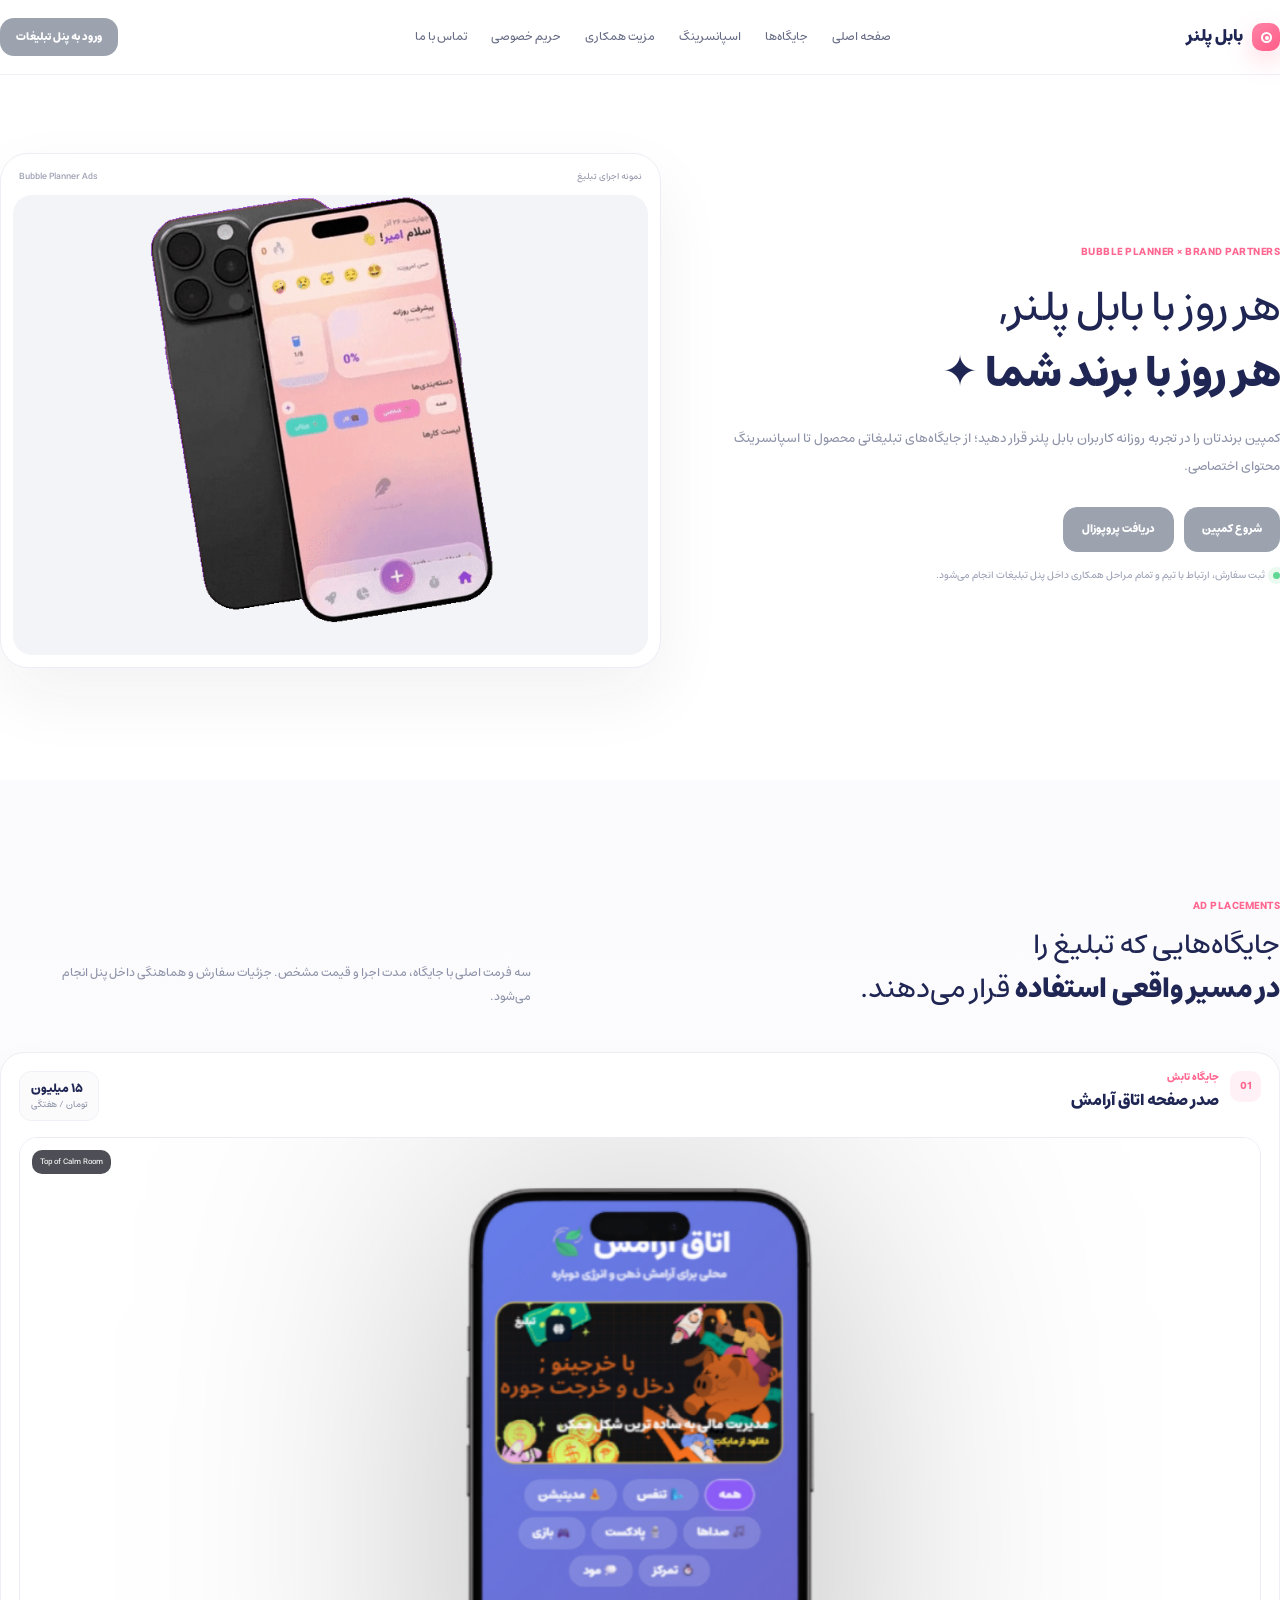
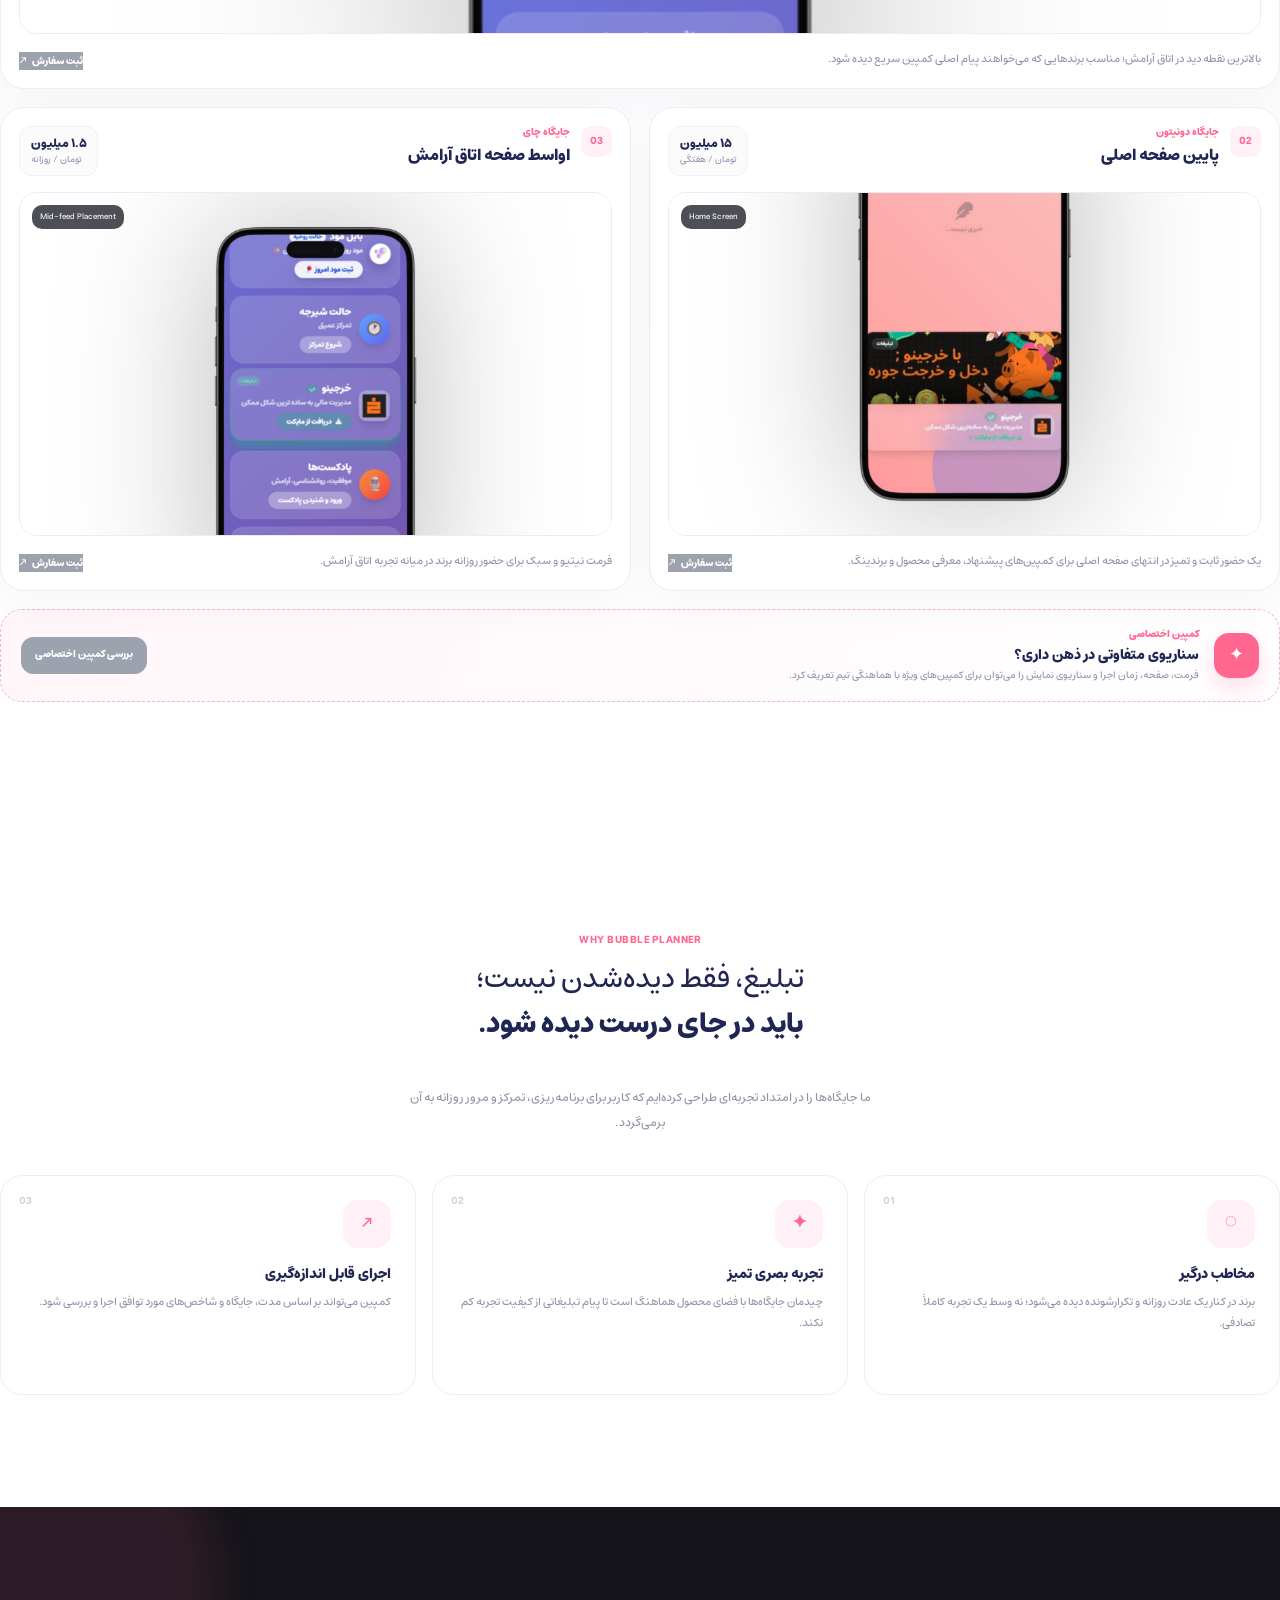
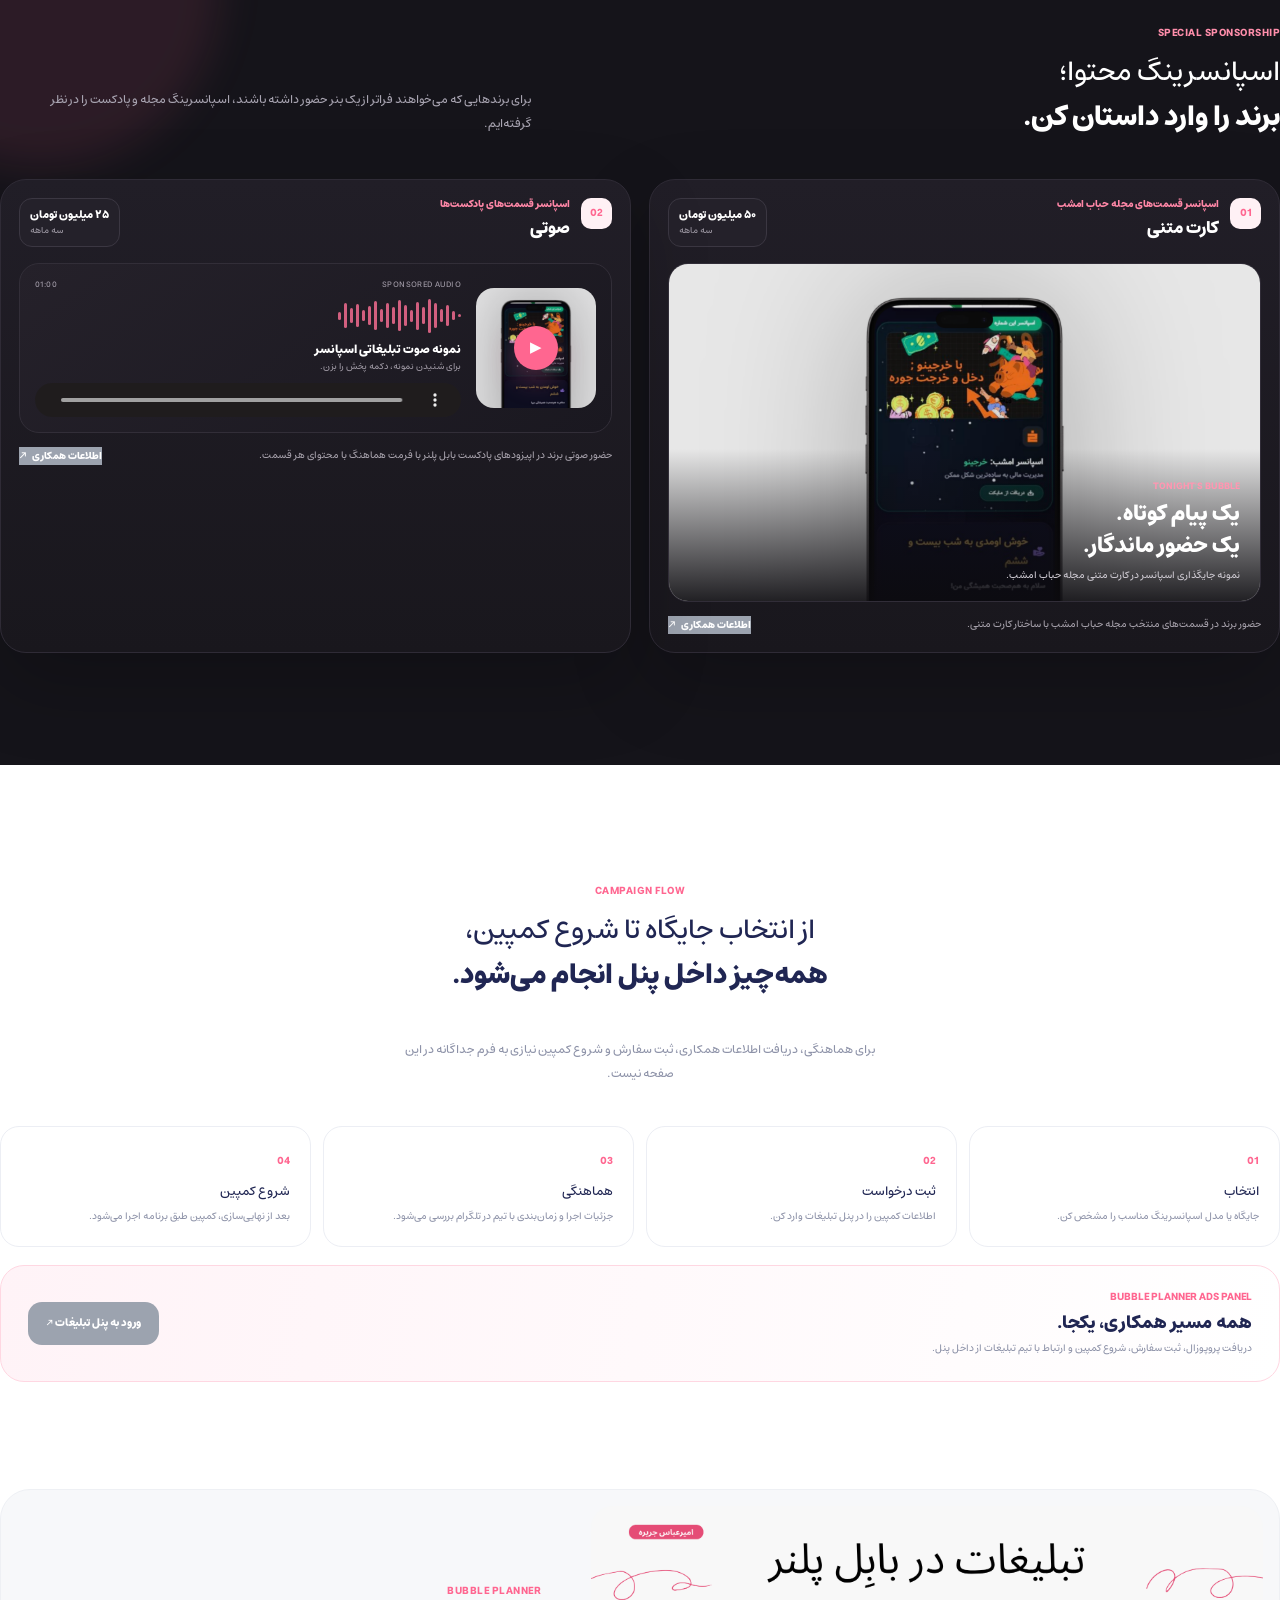
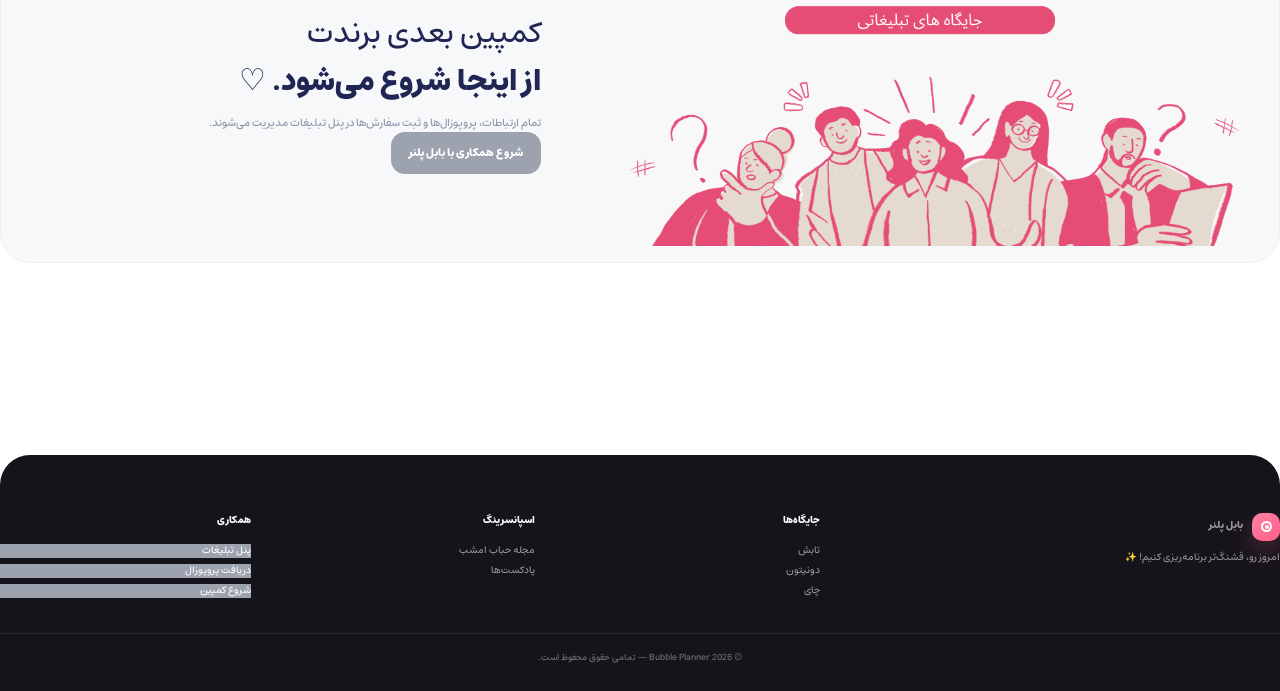
<file: advertisement.html>
<!doctype html>
<html lang="fa" dir="rtl">

<head>
  <meta charset="utf-8" />
  <meta name="viewport" content="width=device-width, initial-scale=1" />
  <meta name="theme-color" content="#FF6690" />
  <meta name="description" content="همکاری تبلیغاتی و اسپانسرینگ بابل پلنر" />
  <title>همکاری تبلیغاتی | بابل پلنر</title>
  <link rel="stylesheet" href="landing.css" />

  <style>
    /* دکمه‌های «ورود به پنل تبلیغات» و هر چیزی که «شروع» در عنوانش باشد */
    a.coming-soon-btn,
    a.coming-soon-btn:hover,
    a.coming-soon-btn:focus,
    a.coming-soon-btn:active {
      background: #9ca3af !important;
      background-image: none !important;
      color: #ffffff !important;
      border-color: #9ca3af !important;
      box-shadow: none !important;
      cursor: pointer !important;
      opacity: 1 !important;
    }
    a.coming-soon-btn:hover {
      background: #6b7280 !important;
      border-color: #6b7280 !important;
    }
  </style>
</head>

<body>
  <header class="topbar">
    <div class="container topbar-inner">
      <a class="brand" href="#top" aria-label="بابل پلنر">
        <span class="brand-mark"><span></span></span>
        <span>بابل پلنر</span>
      </a>
       <link rel="stylesheet" href="font-awesome.min.css">
  <script src="tailwind.min.js"></script>

      <nav class="nav" aria-label="ناوبری اصلی">
        <a href="index.html">صفحه اصلی</a>
        <a href="#placements">جایگاه‌ها</a>
        <a href="#sponsorship">اسپانسرینگ</a>
        <a href="#why">مزیت همکاری</a>
        <a href="privacy.html"class="active">حریم خصوصی</a>
        <a href="contact.html" >تماس با ما</a>
      </nav>

      <a class="nav-cta" href="ad pannel/Panel tablighat bubbleplanner.html">ورود به پنل تبلیغات</a>
    </div>
  </header>

  <main id="top">
    <section class="hero section-space">
      <div class="container hero-inner">
        <div class="hero-copy">
          <span class="eyebrow">BUBBLE PLANNER × BRAND PARTNERS</span>
          <h1>هر روز با بابل پلنر,<br /><strong>هر روز با برند شما</strong> ✦</h1>
          <p>کمپین برندتان را در تجربه روزانه کاربران بابل پلنر قرار دهید؛ از جایگاه‌های تبلیغاتی محصول تا اسپانسرینگ
            محتوای اختصاصی.</p>
          <div class="hero-actions">
            <a class="btn btn-primary" href="ad pannel/Panel tablighat bubbleplanner.html">شروع کمپین</a>
            <a class="btn btn-ghost" href="ad pannel/Panel tablighat bubbleplanner.html">دریافت پروپوزال</a>
          </div>
          <div class="hero-note"><span class="status-dot"></span> ثبت سفارش، ارتباط با تیم و تمام مراحل همکاری داخل پنل
            تبلیغات انجام می‌شود.</div>
        </div>

        <div class="hero-visual frame">
          <div class="frame-topline"><span>نمونه اجرای تبلیغ</span><span>Bubble Planner Ads</span></div>
        <img src="assets/adgif.gif" alt="موکاپ اپلیکیشن بابل پلنر" id="phoneImage" />
        </div>
      </div>
    </section>

    <section id="placements" class="section-space section-muted">
      <div class="container">
        <div class="section-heading">
          <div>
            <span class="eyebrow">AD PLACEMENTS</span>
            <h2>جایگاه‌هایی که تبلیغ را<br /><strong>در مسیر واقعی استفاده</strong> قرار می‌دهند.</h2>
          </div>
          <p>سه فرمت اصلی با جایگاه، مدت اجرا و قیمت مشخص. جزئیات سفارش و هماهنگی داخل پنل انجام می‌شود.</p>
        </div>

        <div class="placements-grid">
          <article class="placement-card placement-featured">
            <div class="placement-meta">
              <div class="meta-left">
                <span class="number">01</span>
                <div>
                  <span class="tiny-label">جایگاه تابش</span>
                  <h3>صدر صفحه اتاق آرامش</h3>
                </div>
              </div>
              <div class="price-pill"><strong>۱۵ میلیون</strong><span>تومان / هفتگی</span></div>
            </div>
            <div class="placement-shot ratio-wide">
              <img src="assets/tabesh.png" alt="نمونه جایگاه تابش" loading="lazy" />
              <span class="shot-tag">Top of Calm Room</span>
            </div>
            <div class="placement-bottom">
              <p>بالاترین نقطه دید در اتاق آرامش؛ مناسب برندهایی که می‌خواهند پیام اصلی کمپین سریع دیده شود.</p>
              <a href="ad pannel/Panel tablighat bubbleplanner.html" aria-label="سفارش جایگاه تابش">ثبت سفارش
                <span>↗</span></a>
            </div>
          </article>

          <article class="placement-card">
            <div class="placement-meta">
              <div class="meta-left">
                <span class="number">02</span>
                <div>
                  <span class="tiny-label">جایگاه دونیتون</span>
                  <h3>پایین صفحه اصلی</h3>
                </div>
              </div>
              <div class="price-pill"><strong>۱۵ میلیون</strong><span>تومان / هفتگی</span></div>
            </div>
            <div class="placement-shot ratio-card">
              <img src="assets/donaton.png" alt="نمونه جایگاه دونیتون" loading="lazy" />
              <span class="shot-tag">Home Screen</span>
            </div>
            <div class="placement-bottom">
              <p>یک حضور ثابت و تمیز در انتهای صفحه اصلی برای کمپین‌های پیشنهاد، معرفی محصول و برندینگ.</p>
              <a href="ad pannel/Panel tablighat bubbleplanner.html">ثبت سفارش <span>↗</span></a>
            </div>
          </article>

          <article class="placement-card">
            <div class="placement-meta">
              <div class="meta-left">
                <span class="number">03</span>
                <div>
                  <span class="tiny-label">جایگاه چای</span>
                  <h3>اواسط صفحه اتاق آرامش</h3>
                </div>
              </div>
              <div class="price-pill"><strong>۱.۵ میلیون</strong><span>تومان / روزانه</span></div>
            </div>
            <div class="placement-shot ratio-card">
              <img src="assets/chai.png" alt="نمونه جایگاه چای" loading="lazy" />
              <span class="shot-tag">Mid-feed Placement</span>
            </div>
            <div class="placement-bottom">
              <p>فرمت نیتیو و سبک برای حضور روزانه برند در میانه تجربه اتاق آرامش.</p>
              <a href="ad pannel/Panel tablighat bubbleplanner.html">ثبت سفارش <span>↗</span></a>
            </div>
          </article>
        </div>

        <div class="exclusive-banner">
          <div class="exclusive-icon">✦</div>
          <div>
            <span class="tiny-label">کمپین اختصاصی</span>
            <h3>سناریوی متفاوتی در ذهن داری؟</h3>
            <p>فرمت، صفحه، زمان اجرا و سناریوی نمایش را می‌توان برای کمپین‌های ویژه با هماهنگی تیم تعریف کرد.</p>
          </div>
          <a class="mini-btn" href="ad pannel/Panel tablighat bubbleplanner.html">بررسی کمپین اختصاصی</a>
        </div>
      </div>
    </section>

    <section id="why" class="section-space">
      <div class="container">
        <div class="section-heading centered">
          <div>
            <span class="eyebrow">WHY BUBBLE PLANNER</span>
            <h2>تبلیغ، فقط دیده‌شدن نیست؛<br /><strong>باید در جای درست دیده شود.</strong></h2>
          </div>
          <p>ما جایگاه‌ها را در امتداد تجربه‌ای طراحی کرده‌ایم که کاربر برای برنامه‌ریزی، تمرکز و مرور روزانه به آن
            برمی‌گردد.</p>
        </div>

        <div class="benefit-grid">
          <article class="benefit-card"><span class="benefit-index">01</span>
            <div class="benefit-icon">◌</div>
            <h3>مخاطب درگیر</h3>
            <p>برند در کنار یک عادت روزانه و تکرارشونده دیده می‌شود؛ نه وسط یک تجربه کاملاً تصادفی.</p>
          </article>
          <article class="benefit-card"><span class="benefit-index">02</span>
            <div class="benefit-icon">✦</div>
            <h3>تجربه بصری تمیز</h3>
            <p>چیدمان جایگاه‌ها با فضای محصول هماهنگ است تا پیام تبلیغاتی از کیفیت تجربه کم نکند.</p>
          </article>
          <article class="benefit-card"><span class="benefit-index">03</span>
            <div class="benefit-icon">↗</div>
            <h3>اجرای قابل اندازه‌گیری</h3>
            <p>کمپین می‌تواند بر اساس مدت، جایگاه و شاخص‌های مورد توافق اجرا و بررسی شود.</p>
          </article>
        </div>
      </div>
    </section>

    <section id="sponsorship" class="section-space section-dark">
      <div class="container">
        <div class="section-heading section-heading-dark">
          <div>
            <span class="eyebrow eyebrow-light">SPECIAL SPONSORSHIP</span>
            <h2>اسپانسرینگ محتوا؛<br /><strong>برند را وارد داستان کن.</strong></h2>
          </div>
          <p>برای برندهایی که می‌خواهند فراتر از یک بنر حضور داشته باشند، اسپانسرینگ مجله و پادکست را در نظر گرفته‌ایم.
          </p>
        </div>

        <div class="sponsor-layout">
          <article class="sponsor-card sponsor-editorial">
            <div class="sponsor-top">
              <div class="sponsor-title-wrap"><span class="sponsor-no">01</span>
                <div><span class="tiny-label light-label">اسپانسر قسمت‌های مجله حباب امشب</span>
                  <h3>کارت متنی</h3>
                </div>
              </div>
              <div class="price-dark"><strong>۵۰ میلیون تومان</strong><span>سه ماهه</span></div>
            </div>
            <div class="editorial-stage">
              <div class="editorial-copy"><span>Tonight's Bubble</span><strong>یک پیام کوتاه.<br />یک حضور
                  ماندگار.</strong>
                <p>نمونه جایگذاری اسپانسر در کارت متنی مجله حباب امشب.</p>
              </div>
              <img src="assets/sponser1.png" alt="نمونه اسپانسرینگ مجله حباب امشب" loading="lazy" />
            </div>
            <div class="sponsor-foot">
              <p>حضور برند در قسمت‌های منتخب مجله حباب امشب با ساختار کارت متنی.</p><a
                href="ad pannel/Panel tablighat bubbleplanner.html">اطلاعات همکاری <span>↗</span></a>
            </div>
          </article>

          <article class="sponsor-card sponsor-audio">
            <div class="sponsor-top">
              <div class="sponsor-title-wrap"><span class="sponsor-no">02</span>
                <div><span class="tiny-label light-label">اسپانسر قسمت‌های پادکست‌ها</span>
                  <h3>صوتی</h3>
                </div>
              </div>
              <div class="price-dark"><strong>۲۵ میلیون تومان</strong><span>سه ماهه</span></div>
            </div>

            <div class="audio-showcase">
              <div class="audio-art">
                <img src="assets/sponser1.png" alt="کاور نمونه اسپانسر پادکست" loading="lazy" />
                <span class="play-orb">▶</span>
              </div>
              <div class="audio-main">
                <div class="audio-label-row"><span>SPONSORED AUDIO</span><span>01:00</span></div>
                <div class="audio-wave" aria-hidden="true">
                  <i></i><i></i><i></i><i></i><i></i><i></i><i></i><i></i><i></i><i></i><i></i><i></i><i></i><i></i><i></i><i></i><i></i><i></i><i></i><i></i><i></i><i></i><i></i>
                </div>
                <strong>نمونه صوت تبلیغاتی اسپانسر</strong>
                <span>برای شنیدن نمونه، دکمه پخش را بزن.</span>
                <audio controls preload="metadata">
                  <source src="assets/sponser2.mp3" type="audio/mpeg" />
                  مرورگر شما از پخش صوت پشتیبانی نمی‌کند.
                </audio>
              </div>
            </div>
            <div class="sponsor-foot">
              <p>حضور صوتی برند در اپیزودهای پادکست بابل پلنر با فرمت هماهنگ با محتوای هر قسمت.</p><a
                href="ad pannel/Panel tablighat bubbleplanner.html">اطلاعات همکاری <span>↗</span></a>
            </div>
          </article>
        </div>
      </div>
    </section>

    <section class="section-space process-section">
      <div class="container">
        <div class="section-heading centered">
          <div>
            <span class="eyebrow">CAMPAIGN FLOW</span>
            <h2>از انتخاب جایگاه تا شروع کمپین،<br /><strong>همه‌چیز داخل پنل انجام می‌شود.</strong></h2>
          </div>
          <p>برای هماهنگی، دریافت اطلاعات همکاری، ثبت سفارش و شروع کمپین نیازی به فرم جداگانه در این صفحه نیست.</p>
        </div>

        <div class="steps-grid">
          <article><span>01</span>
            <h3>انتخاب</h3>
            <p>جایگاه یا مدل اسپانسرینگ مناسب را مشخص کن.</p>
          </article>
          <article><span>02</span>
            <h3>ثبت درخواست</h3>
            <p>اطلاعات کمپین را در پنل تبلیغات وارد کن.</p>
          </article>
          <article><span>03</span>
            <h3>هماهنگی</h3>
            <p>جزئیات اجرا و زمان‌بندی با تیم در تلگرام بررسی می‌شود.</p>
          </article>
          <article><span>04</span>
            <h3>شروع کمپین</h3>
            <p>بعد از نهایی‌سازی، کمپین طبق برنامه اجرا می‌شود.</p>
          </article>
        </div>

        <div class="panel-cta">
          <div><span class="tiny-label">BUBBLE PLANNER ADS PANEL</span>
            <h3>همه مسیر همکاری، یکجا.</h3>
            <p>دریافت پروپوزال، ثبت سفارش، شروع کمپین و ارتباط با تیم تبلیغات از داخل پنل.</p>
          </div>
          <a class="btn btn-primary" href="ad pannel/Panel tablighat bubbleplanner.html">ورود به پنل تبلیغات ↗</a>
        </div>
      </div>
    </section>

    <section class="section-space final-section">
      <div class="container final-card">
        <div class="final-art"><img src="assets/about-bubble.png" alt="نمونه تصویر بابل پلنر" loading="lazy" /></div>
        <div class="final-copy">
          <span class="eyebrow">BUBBLE PLANNER</span>
          <h2>کمپین بعدی برندت<br /><strong>از اینجا شروع می‌شود.</strong> ♡</h2>
          <p>تمام ارتباطات، پروپوزال‌ها و ثبت سفارش‌ها در پنل تبلیغات مدیریت می‌شوند.</p>
          <a class="btn btn-primary" href="ad pannel/Panel tablighat bubbleplanner.html">شروع همکاری با بابل پلنر</a>
        </div>
      </div>
    </section>
  </main>

  <footer class="footer">
    <div class="container footer-inner">
      <div><a class="brand footer-brand" href="#top"><span class="brand-mark"><span></span></span>بابل پلنر</a>
        <p>امروز رو، قشنگ‌تر برنامه‌ریزی کنیم! ✨</p>
      </div>
      <div><strong>جایگاه‌ها</strong><a href="#placements">تابش</a><a href="#placements">دونیتون</a><a
          href="#placements">چای</a></div>
      <div><strong>اسپانسرینگ</strong><a href="#sponsorship">مجله حباب امشب</a><a href="#sponsorship">پادکست‌ها</a>
      </div>
      <div><strong>همکاری</strong><a href="ad pannel/Panel tablighat bubbleplanner.html">پنل تبلیغات</a><a
          href="ad pannel/Panel tablighat bubbleplanner.html">دریافت پروپوزال</a><a
          href="ad pannel/Panel tablighat bubbleplanner.html">شروع کمپین</a></div>
    </div>
    <div class="container footer-bottom">© 2026 Bubble Planner — تمامی حقوق محفوظ است.</div>
  </footer>

  <script>
    (function () {
      function markComingSoon() {
        var links = document.querySelectorAll('a');
        links.forEach(function (link) {
          var text = (link.textContent || '').replace(/\s+/g, ' ').trim();
          var href = link.getAttribute('href') || '';
          var isPanelLink = href.indexOf('Panel tablighat bubbleplanner.html') !== -1;
          var hasShoroo = text.indexOf('شروع') !== -1;

          if (isPanelLink || hasShoroo) {
            link.classList.add('coming-soon-btn');
            link.addEventListener('click', function (e) {
              e.preventDefault();
              e.stopPropagation();
              alert('به زودی اضافه میشه');
              return false;
            });
          }
        });
      }

      if (document.readyState === 'loading') {
        document.addEventListener('DOMContentLoaded', markComingSoon);
      } else {
        markComingSoon();
      }
    })();
  </script>
</body>

</html>
</file>
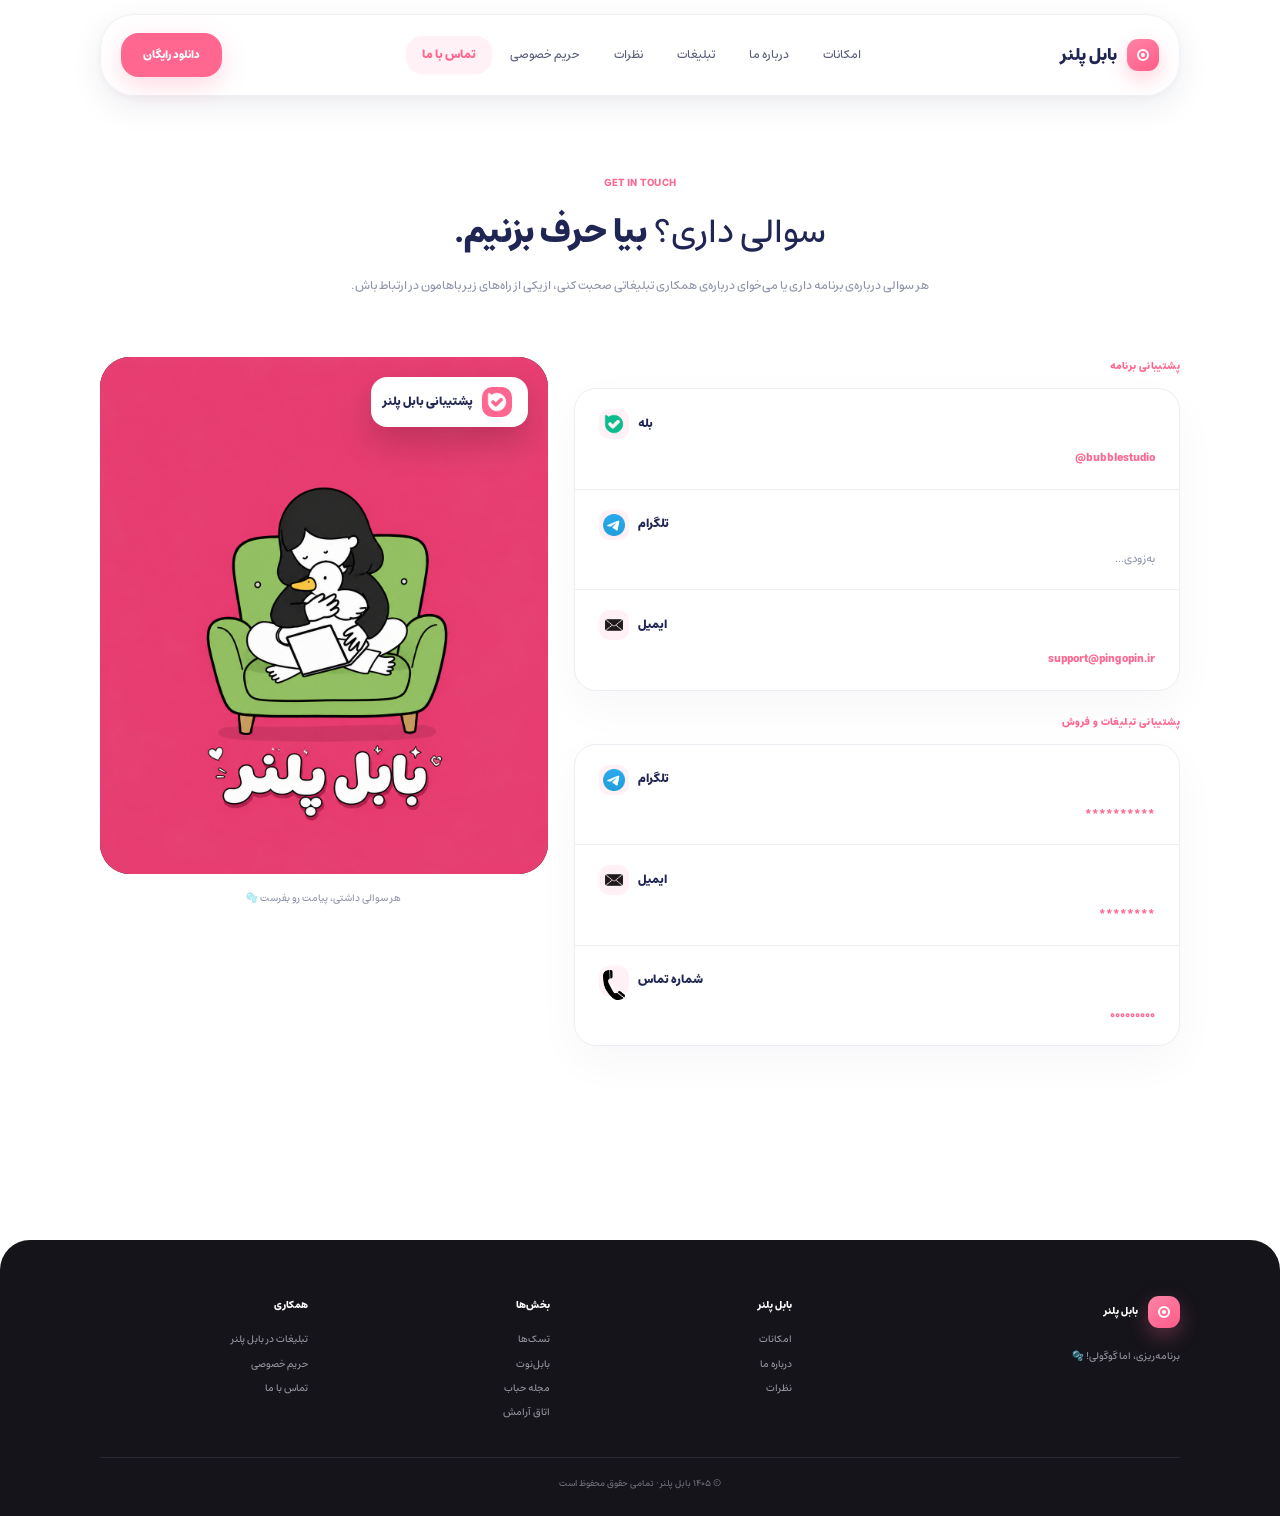
<file: contact.html>
<!doctype html>
<html lang="fa" dir="rtl">

<head>
    <meta charset="utf-8" />
    <meta name="viewport" content="width=device-width,initial-scale=1" />
    <meta name="theme-color" content="#FF6690" />
    <meta name="description" content="راه‌های تماس با تیم بابل پلنر؛ پشتیبانی برنامه و پشتیبانی تبلیغات و فروش." />
    <title>تماس با ما | بابل پلنر</title>
    <style>
        @font-face {
            font-family: Estedad;
            src: url('fonts/Estedad-Medium.ttf') format('truetype'), url('Estedad-Medium.ttf') format('truetype');
            font-weight: 500;
            font-style: normal;
            font-display: swap
        }

        @font-face {
            font-family: Estedad;
            src: url('fonts/Estedad-ExtraBold.ttf') format('truetype'), url('Estedad-ExtraBold.ttf') format('truetype');
            font-weight: 800;
            font-style: normal;
            font-display: swap
        }

        :root {
            --pink: #FF6690;
            --pink-deep: #ed4f7c;
            --pink-soft: #fff1f5;
            --pink-soft-2: #ffe5ed;
            --ink: #202653;
            --ink-soft: #626880;
            --muted: #8d92a8;
            --line: #eceef4;
            --surface: #f8f9fb;
            --dark: #15141a;
            --dark-2: #1d1b23;
            --mint: #72d5a1;
            --lav: #8b7be8;
            --white: #fff;
            --shadow: 0 28px 70px rgba(31, 35, 74, .07);
            --shadow-pink: 0 24px 65px rgba(255, 102, 144, .18);
            --radius-xl: 30px;
            --radius-lg: 24px;
            --radius-md: 18px;
            --radius-sm: 13px
        }

        * {
            box-sizing: border-box
        }

        html {
            scroll-behavior: smooth
        }

        body {
            margin: 0;
            background: #fff;
            color: var(--ink);
            font-family: Estedad, Tahoma, sans-serif;
            font-weight: 500;
            line-height: 1.9;
            -webkit-font-smoothing: antialiased;
            overflow-x: hidden
        }

        a {
            text-decoration: none;
            color: inherit
        }

        button,
        input {
            font-family: inherit
        }

        img {
            max-width: 100%;
            display: block
        }

        ::selection {
            background: var(--pink);
            color: #fff
        }

        .container {
            width: min(1080px, calc(100% - 48px));
            margin-inline: auto
        }

        /* ===== Top Navigation — Rounded Glass Pill ===== */
        .topbar {
            position: sticky;
            top: 14px;
            z-index: 100;
            background: rgba(255, 255, 255, .92);
            backdrop-filter: blur(24px);
            -webkit-backdrop-filter: blur(24px);
            border-radius: 34px;
            border: 1px solid rgba(232, 235, 243, .7);
            box-shadow:
                0 10px 32px rgba(31, 35, 74, .08),
                0 2px 8px rgba(31, 35, 74, .04);
            width: min(1080px, calc(100% - 48px));
            margin: 14px auto 0;
            padding: 0 16px;
            transition: box-shadow .3s ease, border-color .3s ease, transform .2s ease;
        }

        .topbar:hover {
            box-shadow:
                0 14px 40px rgba(31, 35, 74, .12),
                0 4px 12px rgba(255, 102, 144, .06);
            border-color: rgba(255, 102, 144, .18);
        }

        .topbar-inner {
            min-height: 80px;
            display: flex;
            align-items: center;
            gap: 24px;
            padding: 0 4px;
            width: 100%;
        }

        .brand {
            display: inline-flex;
            align-items: center;
            gap: 10px;
            font-size: 17px;
            font-weight: 800;
            white-space: nowrap;
            color: var(--ink);
            transition: color .2s;
        }

        .brand:hover {
            color: var(--pink);
        }

        .brand-mark {
            width: 32px;
            height: 32px;
            border-radius: 11px;
            background: linear-gradient(145deg, #ff83a6, #ff5d88);
            display: grid;
            place-items: center;
            box-shadow: 0 8px 20px rgba(255, 102, 144, .3);
            transition: transform .25s ease, box-shadow .25s ease;
        }

        .brand:hover .brand-mark {
            transform: rotate(-6deg) scale(1.06);
            box-shadow: 0 12px 28px rgba(255, 102, 144, .4);
        }

        .brand-mark span {
            width: 12px;
            height: 12px;
            border: 2px solid #fff;
            border-radius: 50%;
            position: relative;
        }

        .brand-mark span:after {
            content: "";
            position: absolute;
            width: 4px;
            height: 4px;
            border-radius: 50%;
            background: #fff;
            left: 2px;
            top: 2px;
        }

        .nav {
            display: flex;
            gap: 2px;
            margin-inline: auto;
            color: #555b74;
            font-size: 12px;
            align-items: center;
        }

        .nav a {
            padding: 8px 16px;
            border-radius: 16px;
            transition: background .2s, color .2s;
            font-weight: 500;
        }

        .nav a:hover {
            background: var(--pink-soft);
            color: var(--pink);
        }

        /* active state */
        .nav a.active {
            background: var(--pink-soft);
            color: var(--pink);
            font-weight: 800;
        }

        .nav-cta {
            border-radius: 18px;
            padding: 12px 22px;
            background: var(--pink);
            color: #fff;
            font-size: 11px;
            box-shadow: 0 8px 24px rgba(255, 102, 144, .25);
            transition: .25s;
            white-space: nowrap;
            font-weight: 800;
            border: none;
            display: inline-flex;
            align-items: center;
            gap: 6px;
        }

        .nav-cta:hover {
            background: var(--pink-deep);
            transform: translateY(-2px);
            box-shadow: 0 12px 32px rgba(255, 102, 144, .35);
        }

        .menu-btn {
            display: none;
            border: 0;
            background: var(--pink-soft);
            color: var(--pink);
            width: 46px;
            height: 46px;
            border-radius: 15px;
            font-size: 20px;
            cursor: pointer;
            transition: .2s;
            flex: none;
        }

        .menu-btn:hover {
            background: var(--pink-soft-2);
            transform: scale(1.06);
        }

        .mobile-drawer {
            display: none;
            padding: 10px 12px 16px;
            border-top: 1px solid rgba(232, 235, 243, .6);
            border-radius: 0 0 28px 28px;
        }

        .topbar.open .mobile-drawer {
            display: grid;
            gap: 2px;
        }

        .mobile-drawer a {
            display: block;
            padding: 10px 14px;
            border-radius: 12px;
            font-size: 11px;
            color: #666b84;
            transition: background .2s, color .2s;
        }

        .mobile-drawer a:hover {
            background: var(--pink-soft);
            color: var(--pink);
        }

        /* primitives */
        .section-space {
            padding: 112px 0
        }

        .eyebrow {
            display: inline-block;
            color: var(--pink);
            font-size: 10px;
            letter-spacing: .5px;
            font-weight: 800
        }

        .btn {
            display: inline-flex;
            align-items: center;
            justify-content: center;
            padding: 13px 18px;
            font-size: 11px;
            gap: 8px;
            border-radius: 14px;
            font-weight: 800;
            transition: .25s
        }

        .btn-primary {
            background: var(--pink);
            color: #fff;
            box-shadow: 0 14px 34px rgba(255, 102, 144, .22)
        }

        .btn-primary:hover {
            background: var(--pink-deep);
            transform: translateY(-2px)
        }

        .pill {
            padding: 7px 11px;
            border: 1px solid #f0f1f6;
            border-radius: 11px;
            background: #fbfbfc;
            color: var(--muted);
            font-size: 9.5px;
            font-weight: 800;
            display: inline-flex;
            align-items: center;
            gap: 6px
        }

        /* contact hero */
        .contact-hero {
            padding: 70px 0 10px;
            text-align: center
        }

        .contact-hero .container {
            max-width: 640px
        }

        .contact-hero h1 {
            font-size: 34px;
            line-height: 1.55;
            margin: 10px 0 14px;
            font-weight: 500;
            letter-spacing: -.4px
        }

        .contact-hero h1 strong {
            font-weight: 800
        }

        .contact-hero p {
            font-size: 12px;
            line-height: 2.2;
            color: var(--muted);
            margin: 0
        }

        /* contact layout */
        .contact-grid {
            display: grid;
            grid-template-columns: 1.15fr .85fr;
            gap: 26px;
            align-items: start
        }

        .contact-group {
            margin-bottom: 22px
        }

        .contact-group:last-child {
            margin-bottom: 0
        }

        .contact-group-label {
            display: block;
            font-size: 10px;
            font-weight: 800;
            color: var(--pink);
            letter-spacing: .4px;
            margin-bottom: 12px
        }

        .contact-list {
            border: 1px solid var(--line);
            border-radius: 22px;
            overflow: hidden;
            background: #fff;
            box-shadow: 0 16px 45px rgba(31, 35, 74, .035)
        }

        .contact-row {
            display: flex;
            flex-direction: column;
            gap: 9px;
            padding: 20px 24px;
            border-bottom: 1px solid var(--line)
        }

        .contact-row:last-child {
            border-bottom: 0
        }

        .contact-row .row-top {
            display: flex;
            align-items: center;
            justify-content: flex-end;
            gap: 9px;
            font-size: 11.5px;
            font-weight: 800;
            color: var(--ink)
        }

        .contact-row .row-icon {
            width: 30px;
            height: 30px;
            border-radius: 10px;
            background: var(--pink-soft);
            display: grid;
            place-items: center;
            flex: none;
            padding: 4px;
        }

        .contact-row .row-icon img {
            width: 100%;
            height: 100%;
            object-fit: contain;
            display: block;
        }

        .contact-row .row-value {
            color: var(--muted);
            font-size: 10.8px;
            text-align: right
        }

        .contact-row .row-value span[dir="ltr"] {
            unicode-bidi: isolate
        }

        .contact-row.is-link:hover {
            background: var(--pink-soft)
        }

        .contact-row.is-link .row-value {
            color: var(--pink);
            font-weight: 700
        }

        /* visual panel */
        .contact-visual {
            position: relative;
            background: linear-gradient(160deg, var(--dark), var(--dark-2));
            border-radius: var(--radius-xl);
            overflow: hidden;
            aspect-ratio: 1168 / 1347;
            width: 100%;
        }

        .contact-visual img {
            width: 100%;
            height: 100%;
            object-fit: cover;
            display: block;
            position: relative;
            z-index: 2;
        }

        .contact-badge {
            position: absolute;
            top: 20px;
            right: 20px;
            background: #fff;
            border-radius: 16px;
            padding: 10px 16px 10px 12px;
            display: flex;
            align-items: center;
            gap: 9px;
            box-shadow: 0 16px 34px rgba(0, 0, 0, .18);
            z-index: 3;
        }

        .contact-badge .badge-icon {
            width: 30px;
            height: 30px;
            border-radius: 10px;
            background: var(--pink);
            display: grid;
            place-items: center;
            flex: none;
            padding: 4px;
        }

        .contact-badge .badge-icon img {
            width: 100%;
            height: 100%;
            object-fit: contain;
            filter: brightness(0) invert(1);
        }

        .contact-badge span:last-child {
            font-size: 12px;
            font-weight: 800;
            color: var(--ink)
        }

        .contact-visual-note {
            text-align: center;
            color: var(--muted);
            font-size: 9.5px;
            margin-top: 16px
        }

        /* reveal-in animation */
        .reveal {
            opacity: 0;
            transform: translateY(20px);
            transition: opacity .6s ease, transform .6s ease
        }

        .reveal.in-view {
            opacity: 1;
            transform: none
        }

        /* footer */
        .footer {
            margin-top: 82px;
            background: var(--dark);
            color: #fff;
            border-radius: 30px 30px 0 0;
            padding: 56px 0 24px
        }

        .footer-inner {
            display: grid;
            grid-template-columns: 1.7fr 1fr 1fr 1fr;
            gap: 34px
        }

        .footer .brand {
            color: #fff;
            margin-bottom: 10px
        }

        .footer p,
        .footer a {
            color: #9b97a1;
            font-size: 9.5px
        }

        .footer strong {
            display: block;
            font-size: 10px;
            margin-bottom: 10px;
            color: #fff
        }

        .footer-inner>div:not(:first-child) {
            display: flex;
            flex-direction: column;
            gap: 6px
        }

        .footer-inner a:hover {
            color: #fff
        }

        .footer-bottom {
            border-top: 1px solid #2a2730;
            margin-top: 35px;
            padding-top: 18px;
            color: #74717b;
            font-size: 8.5px;
            text-align: center
        }

        @media(max-width:920px) {
            .nav {
                display: none
            }

            .menu-btn {
                display: block;
                margin-right: auto
            }

            .mobile-drawer {
                display: none
            }

            .topbar.open .mobile-drawer {
                display: grid;
                gap: 2px;
                padding: 10px 10px 16px;
            }

            .topbar-inner {
                min-height: 72px;
                gap: 12px;
            }

            .footer-inner {
                grid-template-columns: 1.6fr 1fr 1fr
            }

            .contact-grid {
                grid-template-columns: 1fr
            }

            .contact-visual {
                order: -1;
                aspect-ratio: 1168 / 1347;
            }
        }

        @media(max-width:650px) {
            .container {
                width: min(100% - 30px, 640px)
            }

            .topbar {
                width: min(100% - 24px, 640px);
                border-radius: 26px;
                padding: 0 10px;
                top: 8px;
                margin-top: 8px;
            }

            .topbar-inner {
                min-height: 66px;
                padding: 0 2px;
            }

            .brand {
                font-size: 14px;
            }

            .brand-mark {
                width: 28px;
                height: 28px;
                border-radius: 9px;
            }

            .nav-cta {
                padding: 10px 14px;
                font-size: 10px;
                border-radius: 14px;
            }

            .menu-btn {
                width: 42px;
                height: 42px;
                border-radius: 13px;
                font-size: 18px;
            }

            .section-space {
                padding: 82px 0
            }

            .contact-hero {
                padding-top: 46px
            }

            .contact-hero h1 {
                font-size: 25px
            }

            .footer {
                margin-top: 58px
            }

            .footer-inner {
                grid-template-columns: 1fr 1fr
            }

            .footer-inner>div:first-child {
                grid-column: 1/-1
            }

            .contact-badge {
                top: 14px;
                right: 14px;
                padding: 6px 12px 6px 10px;
            }

            .contact-badge span:last-child {
                font-size: 10px;
            }
        }

        @media(prefers-reduced-motion:reduce) {
            html {
                scroll-behavior: auto
            }

            .reveal {
                opacity: 1 !important;
                transform: none !important;
                transition: none !important
            }

            * {
                transition: none !important
            }
        }
    </style>
</head>

<body>
    <header class="topbar" id="topbar">
        <div class="topbar-inner">
            <a class="brand" href="index.html" aria-label="بابل پلنر"><span class="brand-mark"><span></span></span>بابل
                پلنر</a>
            <nav class="nav" aria-label="ناوبری اصلی">
                <a href="index.html#features">امکانات</a>
                <a href="about us.html">درباره ما</a>
              <a href="advertisement.html">تبلیغات</a>
                <a href="index.html#reviews">نظرات</a>
                <a href="privacy.html">حریم خصوصی</a>
                <a href="contact.html" class="active">تماس با ما</a>
            </nav>
            <a class="nav-cta" href="index.html#download">دانلود رایگان</a>
            <button class="menu-btn" id="menuBtn" aria-expanded="false" aria-controls="mobileDrawer"
                aria-label="باز کردن منو">☰</button>
        </div>
        <nav class="mobile-drawer" id="mobileDrawer" aria-label="ناوبری موبایل">
            <a href="index.html#features">امکانات</a>
            <a href="about us.html">درباره ما</a>
        <a href="advertisement.html">تبلیغات در بابل پلنر</a>
            <a href="index.html#reviews">نظرات کاربران</a>
            <a href="privacy.html">حریم خصوصی</a>
            <a href="contact.html">تماس با ما</a>
            <a href="index.html#download">دانلود رایگان</a>
        </nav>
    </header>

    <main>
        <section class="contact-hero">
            <div class="container">
                <span class="eyebrow">GET IN TOUCH</span>
                <h1>سوالی داری؟ <strong>بیا حرف بزنیم.</strong></h1>
                <p>هر سوالی درباره‌ی برنامه داری یا می‌خوای درباره‌ی همکاری تبلیغاتی صحبت کنی، از یکی از راه‌های
                    زیر باهامون در ارتباط باش.</p>
            </div>
        </section>

        <section class="section-space" style="padding-top:48px">
            <div class="container contact-grid">
                <div class="reveal">
                    <div class="contact-group">
                        <span class="contact-group-label">پشتیبانی برنامه</span>
                        <div class="contact-list">
                            <a class="contact-row is-link" href="https://ble.ir/bubblestudio" target="_blank"
                                rel="noopener">
                                <span class="row-top">بله <span class="row-icon">
                                        <img src="bale.png" alt="بله" />
                                    </span></span>
                                <span class="row-value"><span dir="ltr">@bubblestudio</span></span>
                            </a>
                            <div class="contact-row">
                                <span class="row-top">تلگرام <span class="row-icon">
                                        <img src="assets/telegram.png" alt="تلگرام" />
                                    </span></span>
                                <span class="row-value">به‌زودی...</span>
                            </div>
                            <a class="contact-row is-link" href="mailto:support@bubbleplanner.ir">
                                <span class="row-top">ایمیل <span class="row-icon">
                                        <img src="assets/email.png" alt="ایمیل" />
                                    </span></span>
                                <span class="row-value"><span dir="ltr">support@pingopin.ir</span></span>
                            </a>
                        </div>
                    </div>

                    <div class="contact-group">
                        <span class="contact-group-label">پشتیبانی تبلیغات و فروش</span>
                        <div class="contact-list">
                            <a class="contact-row is-link" href="https://t.me/bubbleplanner_ads" target="_blank"
                                rel="noopener">
                                <span class="row-top">تلگرام <span class="row-icon">
                                        <img src="assets/telegram.png" alt="تلگرام" />
                                    </span></span>
                                <span class="row-value"><span dir="ltr">**********</span></span>
                            </a>
                            <a class="contact-row is-link" href="mailto:ads@bubbleplanner.ir">
                                <span class="row-top">ایمیل <span class="row-icon">
                                        <img src="assets/email.png" alt="ایمیل" />
                                    </span></span>
                                <span class="row-value"><span dir="ltr">********</span></span>
                            </a>
                            <a class="contact-row is-link" href="tel:+989116940787">
                                <span class="row-top">شماره تماس <span class="row-icon">
                                        <img src="assets/number.png" alt="شماره تماس" />
                                    </span></span>
                                <span class="row-value"><span dir="ltr">۰۰۰۰۰۰۰۰۰</span></span>
                            </a>
                        </div>
                    </div>
                </div>

                <div class="reveal">
                    <div class="contact-visual">
                        <div class="contact-badge">
                            <span class="badge-icon">
                                <img src="bale.png" alt="پشتیبانی" />
                            </span>
                            <span>پشتیبانی بابل پلنر</span>
                        </div>
                        <img src="assets/supportman.png" alt="تیم پشتیبانی بابل پلنر" />
                    </div>
                    <p class="contact-visual-note">هر سوالی داشتی، پیامت رو بفرست 🫧</p>
                </div>
            </div>
        </section>
    </main>

    <footer class="footer">
        <div class="container footer-inner">
            <div><a class="brand" href="index.html"><span class="brand-mark"><span></span></span>بابل پلنر</a>
                <p>برنامه‌ریزی، اما گوگولی! 🫧</p>
            </div>
            <div><strong>بابل پلنر</strong><a href="index.html#features">امکانات</a><a href="about us.html">درباره
                    ما</a><a href="index.html#reviews">نظرات</a></div>
            <div><strong>بخش‌ها</strong><a href="index.html#task-management">تسک‌ها</a><a
                    href="index.html#bubble-note">بابل‌نوت</a><a href="index.html#magazine">مجله حباب</a><a
                    href="index.html#relaxation">اتاق آرامش</a></div>
            <div><strong>همکاری</strong><a href="advertisement.html">تبلیغات در بابل پلنر</a><a href="privacy.html">حریم
                    خصوصی</a><a href="contact.html">تماس با ما</a></div>
        </div>
        <div class="container footer-bottom">© ۱۴۰۵ بابل پلنر · تمامی حقوق محفوظ است</div>
    </footer>

    <script>
        (function () {
            'use strict';
            const topbar = document.getElementById('topbar');
            const menu = document.getElementById('menuBtn');
            menu?.addEventListener('click', () => {
                const open = topbar.classList.toggle('open');
                menu.setAttribute('aria-expanded', String(open));
                menu.textContent = open ? '×' : '☰';
            });
            document.querySelectorAll('.mobile-drawer a').forEach(a => a.addEventListener('click', () => {
                topbar.classList.remove('open');
                menu.setAttribute('aria-expanded', 'false');
                menu.textContent = '☰';
            }));

            const reduce = window.matchMedia('(prefers-reduced-motion: reduce)').matches;
            const els = document.querySelectorAll('.reveal');
            if ('IntersectionObserver' in window && !reduce) {
                const io = new IntersectionObserver(entries =>
                    entries.forEach(e => {
                        if (e.isIntersecting) {
                            e.target.classList.add('in-view');
                            io.unobserve(e.target);
                        }
                    }), { threshold: .1, rootMargin: '0px 0px -30px' });
                els.forEach(el => io.observe(el));
            } else { els.forEach(el => el.classList.add('in-view')); }
        })();
    </script>
</body>

</html>
</file>
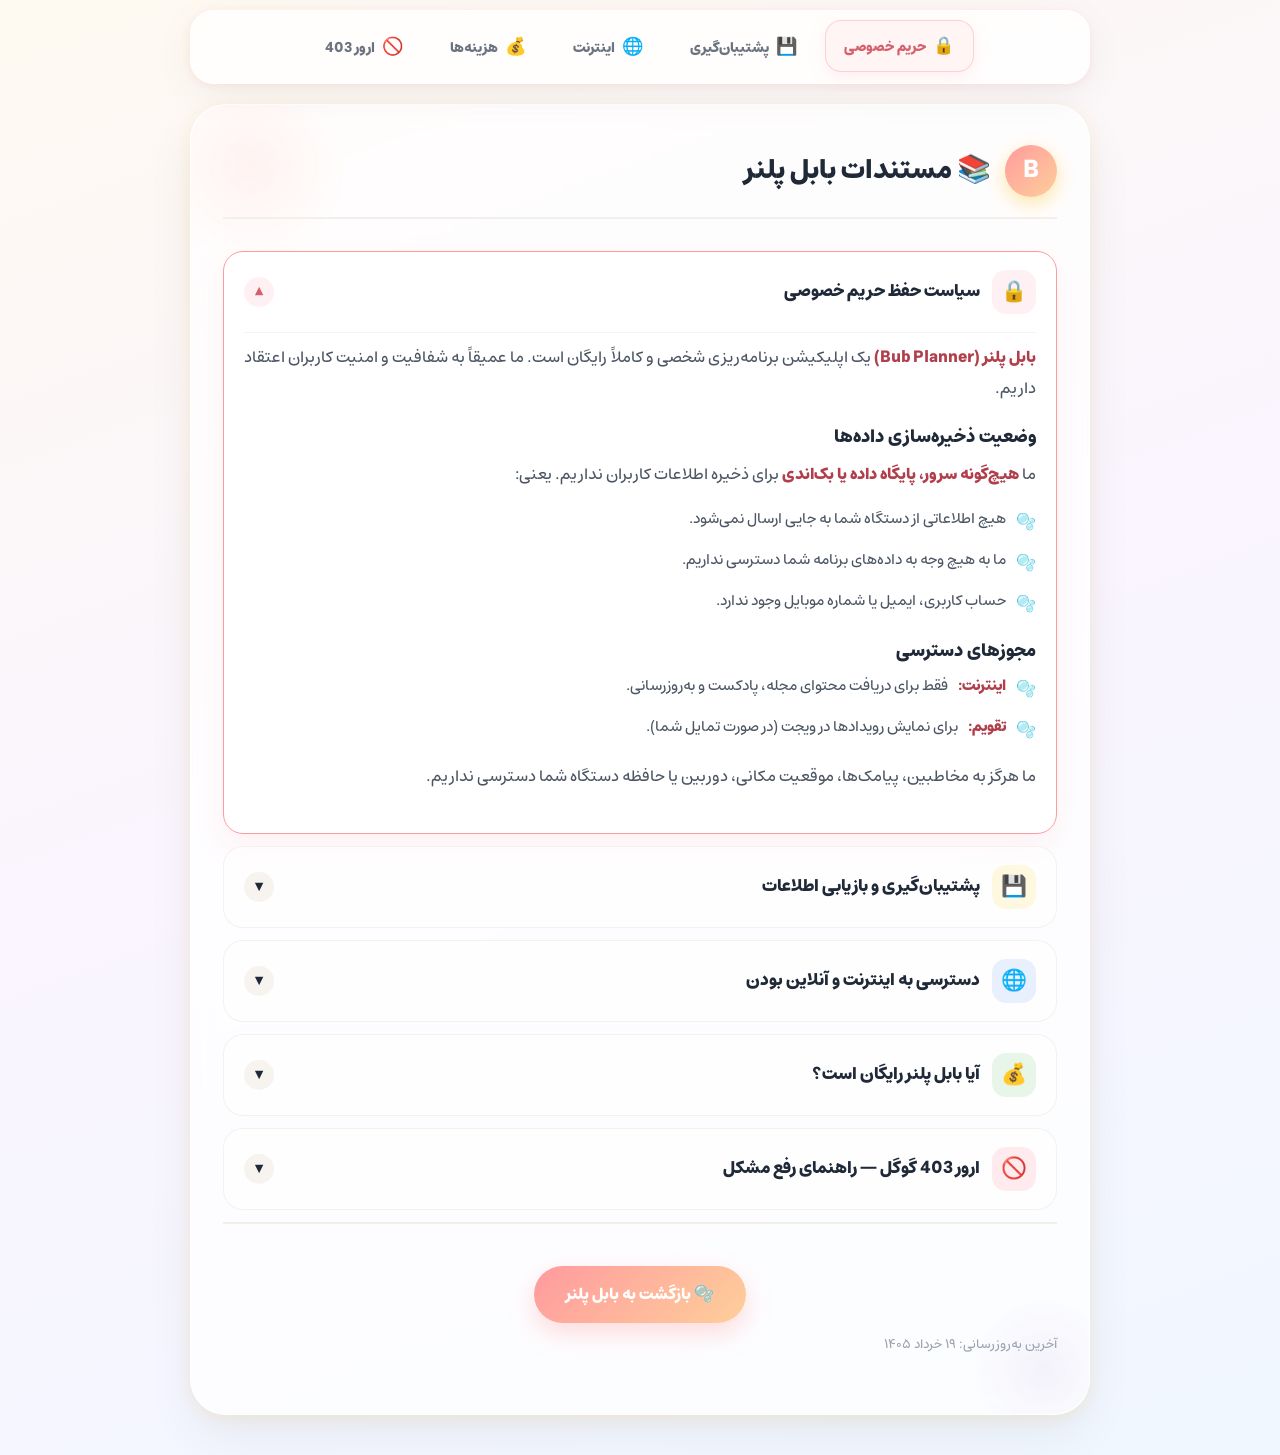
<file: doc.html>
<!DOCTYPE html>
<html lang="fa" dir="rtl">
<head>
    <meta charset="UTF-8">
    <meta name="viewport" content="width=device-width, initial-scale=1.0, maximum-scale=5.0, user-scalable=yes, viewport-fit=cover">
    <title>راهنما و مستندات | بابل پلنر</title>
    <style>
        @font-face {
            font-family: 'Estedad';
            src: url('Estedad-Medium.ttf') format('truetype');
            font-weight: 400;
            font-style: normal;
            font-display: swap;
        }
        @font-face {
            font-family: 'Estedad';
            src: url('Estedad-ExtraBold.ttf') format('truetype');
            font-weight: 800;
            font-style: normal;
            font-display: swap;
        }

        * {
            margin: 0;
            padding: 0;
            box-sizing: border-box;
        }

        html {
            font-size: 16px;
            -webkit-text-size-adjust: 100%;
            scroll-behavior: smooth;
            scroll-padding-top: 100px;
        }

        body {
            font-family: 'Estedad', sans-serif;
            background: linear-gradient(160deg, #fef9f0 0%, #faf5ff 50%, #f0f7ff 100%);
            color: #1e1e1e;
            line-height: 1.8;
            -webkit-font-smoothing: antialiased;
            -moz-osx-font-smoothing: grayscale;
            padding: 10px;
            min-height: 100vh;
        }

        /* ========== نوار دسترسی سریع ========== */
        .quick-nav {
            position: sticky;
            top: 10px;
            z-index: 100;
            max-width: 900px;
            margin: 0 auto 20px;
            background: rgba(255, 255, 255, 0.8);
            backdrop-filter: blur(25px);
            -webkit-backdrop-filter: blur(25px);
            border-radius: 24px;
            padding: 10px 12px;
            display: flex;
            gap: 8px;
            justify-content: center;
            flex-wrap: wrap;
            box-shadow: 0 10px 40px rgba(0, 0, 0, 0.05), 0 2px 8px rgba(255, 154, 158, 0.15);
            border: 1px solid rgba(255, 255, 255, 0.6);
        }

        .nav-btn {
            text-decoration: none;
            background: transparent;
            color: #6b7280;
            padding: 10px 18px;
            border-radius: 16px;
            font-weight: 700;
            font-size: clamp(0.8rem, 2.5vw, 0.9rem);
            transition: all 0.25s cubic-bezier(0.4, 0, 0.2, 1);
            white-space: nowrap;
            display: flex;
            align-items: center;
            gap: 7px;
            border: 1.5px solid transparent;
            cursor: pointer;
            font-family: 'Estedad', sans-serif;
            position: relative;
        }

        .nav-btn:hover,
        .nav-btn.active {
            background: #fff5f5;
            color: #d4606b;
            border-color: rgba(255, 154, 158, 0.4);
            box-shadow: 0 6px 18px rgba(255, 154, 158, 0.15);
            transform: translateY(-1px);
        }

        .nav-btn .nav-emoji {
            font-size: 1.2em;
            transition: transform 0.2s;
        }

        .nav-btn:hover .nav-emoji {
            transform: scale(1.15);
        }

        @media screen and (max-width: 480px) {
            .quick-nav {
                padding: 8px 6px;
                gap: 5px;
                border-radius: 18px;
                top: 5px;
            }
            .nav-btn {
                padding: 8px 12px;
                font-size: 0.75rem;
                border-radius: 12px;
                gap: 4px;
            }
        }

        /* ========== کانتینر اصلی ========== */
        .docs-container {
            width: 100%;
            max-width: 900px;
            margin: 0 auto 30px;
            background: rgba(255, 255, 255, 0.75);
            backdrop-filter: blur(10px);
            -webkit-backdrop-filter: blur(10px);
            border-radius: clamp(24px, 6vw, 36px);
            box-shadow: 0 20px 50px rgba(0, 0, 0, 0.06), 0 4px 16px rgba(251, 191, 36, 0.12);
            padding: clamp(20px, 5vw, 40px) clamp(16px, 4vw, 32px);
            border: 1px solid rgba(255, 255, 255, 0.8);
            position: relative;
            overflow: hidden;
        }

        .docs-container::before {
            content: '';
            position: absolute;
            top: -40px;
            left: -40px;
            width: clamp(120px, 28vw, 200px);
            height: clamp(120px, 28vw, 200px);
            background: radial-gradient(circle, rgba(255, 154, 158, 0.12) 0%, transparent 70%);
            border-radius: 50%;
            z-index: 0;
            pointer-events: none;
        }

        .docs-container::after {
            content: '';
            position: absolute;
            bottom: -30px;
            right: -30px;
            width: clamp(100px, 22vw, 150px);
            height: clamp(100px, 22vw, 150px);
            background: radial-gradient(circle, rgba(142, 115, 205, 0.08) 0%, transparent 70%);
            border-radius: 50%;
            z-index: 0;
            pointer-events: none;
        }

        .docs-content {
            position: relative;
            z-index: 1;
        }

        /* هدر اصلی */
        .main-header {
            display: flex;
            align-items: center;
            gap: 14px;
            margin-bottom: 32px;
            padding-bottom: 20px;
            border-bottom: 2px solid rgba(240, 237, 232, 0.8);
        }

        .logo-icon {
            width: 52px;
            height: 52px;
            min-width: 52px;
            background: linear-gradient(135deg, #ff9a9e 0%, #fecf9a 100%);
            border-radius: 50%;
            display: flex;
            align-items: center;
            justify-content: center;
            font-size: 1.5rem;
            color: #fff;
            font-weight: 800;
            box-shadow: 0 6px 20px rgba(251, 191, 36, 0.4);
        }

        .main-header h1 {
            font-weight: 800;
            font-size: clamp(1.3rem, 4vw, 1.7rem);
            color: #1f2937;
            line-height: 1.3;
        }

        /* ========== آکاردئون ========== */
        .accordion-list {
            display: flex;
            flex-direction: column;
            gap: 12px;
        }

        .accordion-item {
            border: 1.5px solid rgba(240, 237, 232, 0.7);
            border-radius: 20px;
            overflow: hidden;
            transition: all 0.35s cubic-bezier(0.4, 0, 0.2, 1);
            background: rgba(255, 255, 255, 0.5);
        }

        .accordion-item.open {
            border-color: #ff9a9e;
            box-shadow: 0 12px 30px rgba(255, 154, 158, 0.12);
            background: rgba(255, 255, 255, 0.9);
        }

        .accordion-header {
            width: 100%;
            display: flex;
            align-items: center;
            justify-content: space-between;
            padding: 18px 20px;
            cursor: pointer;
            background: transparent;
            border: none;
            font-family: 'Estedad', sans-serif;
            font-size: clamp(0.95rem, 3vw, 1.05rem);
            font-weight: 800;
            color: #1f2937;
            transition: all 0.25s ease;
            text-align: right;
            gap: 12px;
        }

        .accordion-header:hover {
            background: rgba(255, 251, 251, 0.8);
        }

        .accordion-header:focus-visible {
            outline: 2px solid #ff9a9e;
            outline-offset: 2px;
            border-radius: 16px;
        }

        .accordion-header-left {
            display: flex;
            align-items: center;
            gap: 12px;
            flex: 1;
            min-width: 0;
        }

        .accordion-icon {
            width: 44px;
            height: 44px;
            min-width: 44px;
            border-radius: 14px;
            display: flex;
            align-items: center;
            justify-content: center;
            font-size: 1.3rem;
            flex-shrink: 0;
        }

        /* رنگ آیکون هر بخش */
        .item-privacy .accordion-icon { background: #fff0f3; }
        .item-backup .accordion-icon { background: #fff8e1; }
        .item-internet .accordion-icon { background: #e8f0fe; }
        .item-pricing .accordion-icon { background: #e8f5e9; }
        .item-error .accordion-icon { background: #ffebee; }

        .accordion-title {
            font-weight: 800;
            color: #1f2937;
            line-height: 1.4;
            word-break: break-word;
        }

        .accordion-arrow {
            width: 30px;
            height: 30px;
            min-width: 30px;
            border-radius: 50%;
            background: rgba(245, 240, 235, 0.8);
            display: flex;
            align-items: center;
            justify-content: center;
            font-size: 0.9rem;
            transition: transform 0.35s cubic-bezier(0.4, 0, 0.2, 1), background 0.3s;
            flex-shrink: 0;
        }

        .accordion-item.open .accordion-arrow {
            transform: rotate(180deg);
            background: #fff0f3;
            color: #d4606b;
        }

        .accordion-body {
            max-height: 0;
            overflow: hidden;
            transition: max-height 0.6s cubic-bezier(0.4, 0, 0.2, 1), padding 0.6s ease;
            padding: 0 20px;
        }

        .accordion-item.open .accordion-body {
            max-height: 4000px;
            padding: 0 20px 24px;
        }

        .accordion-body-inner {
            padding-top: 10px;
            border-top: 1px solid rgba(245, 240, 235, 0.8);
        }

        /* ========== محتوای داخلی ========== */
        h3 {
            font-weight: 800;
            font-size: clamp(1rem, 3.5vw, 1.15rem);
            color: #1f2937;
            margin: 20px 0 10px;
            line-height: 1.4;
        }

        p {
            font-size: clamp(0.9rem, 3vw, 0.98rem);
            color: #4b5563;
            margin-bottom: 16px;
            text-align: justify;
            word-break: break-word;
            line-height: 1.95;
        }

        strong {
            color: #b13e4b;
            font-weight: 800;
        }

        .item-backup strong { color: #e65100; }
        .item-internet strong { color: #1e40af; }
        .item-pricing strong { color: #2e7d32; }
        .item-error strong { color: #c62828; }

        ul {
            list-style: none;
            padding-right: 0;
            margin-bottom: 18px;
        }

        ul li {
            margin-bottom: 12px;
            display: flex;
            align-items: flex-start;
            gap: 10px;
            font-size: clamp(0.85rem, 2.8vw, 0.93rem);
            color: #4b5563;
            line-height: 1.7;
        }

        ul li::before {
            content: "🫧";
            flex-shrink: 0;
            font-size: 1rem;
            margin-top: 2px;
        }

        .item-backup ul li::before { content: "💾"; }
        .item-internet ul li::before { content: "📶"; }
        .item-pricing ul li::before { content: "💰"; }
        .item-error ul li::before { content: "🔧"; }

        /* باکس‌های رنگی */
        .alert-box {
            background: linear-gradient(135deg, #fff8e1 0%, #fff3e0 100%);
            border-right: 5px solid #ff9800;
            border-radius: 14px;
            padding: 18px 22px;
            margin: 18px 0;
            display: flex;
            gap: 12px;
            align-items: flex-start;
            box-shadow: 0 6px 20px rgba(255, 152, 0, 0.1);
        }

        .alert-icon {
            font-size: 1.8rem;
            line-height: 1;
            flex-shrink: 0;
            margin-top: 2px;
        }

        .alert-content { flex: 1; min-width: 0; }
        .alert-content h3 { color: #e65100; margin: 0 0 8px; font-size: 1.05rem; }
        .alert-content p { margin: 0 0 8px; font-size: 0.9rem; }
        .alert-content ul { margin: 6px 0 0; }
        .alert-content ul li { font-size: 0.85rem; margin-bottom: 5px; }
        .alert-content ul li::before { content: "⚠️"; }

        .info-box {
            background: linear-gradient(135deg, #f0f7ff 0%, #e8f0fe 100%);
            border-right: 5px solid #60a5fa;
            border-radius: 14px;
            padding: 18px 22px;
            margin: 18px 0;
            display: flex;
            gap: 12px;
            align-items: flex-start;
            box-shadow: 0 6px 20px rgba(96, 165, 250, 0.1);
        }

        .info-icon {
            font-size: 1.8rem;
            line-height: 1;
            flex-shrink: 0;
            margin-top: 2px;
        }

        .info-content { flex: 1; min-width: 0; }
        .info-content h3 { color: #2563eb; margin: 0 0 8px; font-size: 1.05rem; }
        .info-content p { margin: 0 0 8px; font-size: 0.9rem; }
        .info-content ul { margin: 6px 0 0; }
        .info-content ul li { font-size: 0.85rem; margin-bottom: 5px; }
        .info-content ul li::before { content: "📶"; }

        .error-box {
            background: linear-gradient(135deg, #fff5f5 0%, #ffebee 100%);
            border-right: 5px solid #ef5350;
            border-radius: 14px;
            padding: 18px 22px;
            margin: 18px 0;
            box-shadow: 0 6px 20px rgba(239, 83, 80, 0.1);
        }

        .error-box h3 { color: #c62828; margin: 0 0 8px; font-size: 1.05rem; }
        .error-box p { margin: 0 0 6px; font-size: 0.9rem; }

        .success-box {
            background: linear-gradient(135deg, #f1f8e9 0%, #e8f5e9 100%);
            border-right: 5px solid #66bb6a;
            border-radius: 14px;
            padding: 18px 22px;
            margin: 18px 0;
            display: flex;
            gap: 12px;
            align-items: flex-start;
            box-shadow: 0 6px 20px rgba(102, 187, 106, 0.1);
        }

        .success-icon {
            font-size: 1.8rem;
            line-height: 1;
            flex-shrink: 0;
            margin-top: 2px;
        }

        .success-content { flex: 1; min-width: 0; }
        .success-content h3 { color: #2e7d32; margin: 0 0 8px; font-size: 1.05rem; }
        .success-content p { margin: 0 0 8px; font-size: 0.9rem; }

        /* کد باکس */
        .code-box {
            background: #1e1e2e;
            color: #cdd6f4;
            border-radius: 14px;
            padding: 16px 20px;
            margin: 16px 0;
            text-align: left;
            direction: ltr;
            font-family: 'Courier New', monospace;
            font-size: clamp(0.75rem, 2.5vw, 0.85rem);
            overflow-x: auto;
            -webkit-overflow-scrolling: touch;
            line-height: 1.7;
            border: 1px solid #313244;
        }

        .code-box .json-key { color: #89b4fa; }
        .code-box .json-string { color: #a6e3a1; }
        .code-box .json-number { color: #fab387; }
        .code-box .json-bracket { color: #f9e2af; }

        /* شماره‌های مرحله */
        .step-list {
            counter-reset: step;
            list-style: none;
            padding: 0;
            margin: 16px 0;
        }

        .step-list li {
            counter-increment: step;
            margin-bottom: 14px;
            display: flex;
            align-items: flex-start;
            gap: 12px;
            font-size: 0.93rem;
            color: #4b5563;
        }

        .step-list li::before {
            content: counter(step);
            background: linear-gradient(135deg, #ff9a9e, #fab387);
            color: #fff;
            width: 30px;
            height: 30px;
            min-width: 30px;
            border-radius: 50%;
            display: flex;
            align-items: center;
            justify-content: center;
            font-weight: 800;
            font-size: 0.85rem;
            margin-top: 1px;
            box-shadow: 0 3px 8px rgba(255, 154, 158, 0.3);
        }

        /* پیشنهاد پیشگیری */
        .prevention-box {
            background: linear-gradient(135deg, #e8f5e9 0%, #c8e6c9 100%);
            border-right: 5px solid #4caf50;
            border-radius: 14px;
            padding: 18px 22px;
            margin: 18px 0;
            display: flex;
            gap: 12px;
            align-items: flex-start;
            box-shadow: 0 6px 20px rgba(76, 175, 80, 0.1);
        }

        .prevention-icon {
            font-size: 1.8rem;
            line-height: 1;
            flex-shrink: 0;
            margin-top: 2px;
        }

        .prevention-content { flex: 1; min-width: 0; }
        .prevention-content h3 { color: #2e7d32; margin: 0 0 8px; font-size: 1.05rem; }
        .prevention-content p { margin: 0 0 6px; font-size: 0.9rem; }

        /* فوتر */
        .footer-section {
            text-align: center;
            padding-top: 24px;
            margin-top: 12px;
            border-top: 2px solid rgba(240, 237, 232, 0.8);
        }

        .back-link {
            display: inline-flex;
            align-items: center;
            justify-content: center;
            gap: 10px;
            text-decoration: none;
            background: linear-gradient(135deg, #ff9a9e 0%, #fecf9a 100%);
            color: #fff;
            padding: 14px 32px;
            border-radius: 50px;
            font-weight: 700;
            font-size: clamp(0.9rem, 3vw, 1rem);
            transition: all 0.25s;
            box-shadow: 0 10px 25px rgba(255, 154, 158, 0.35);
            margin: 18px 0 10px;
        }

        .back-link:active {
            transform: scale(0.96);
            background: #d4606b;
        }

        .update-date {
            font-size: 0.8rem;
            color: #9ca3af;
        }

        @media screen and (min-width: 768px) {
            .back-link:hover {
                background: #d4606b;
                transform: translateY(-3px);
                box-shadow: 0 14px 30px rgba(255, 154, 158, 0.45);
            }
        }

        @media screen and (max-width: 480px) {
            body { padding: 5px; }
            .docs-container { padding: 18px 12px; }
            .accordion-header { padding: 16px 14px; }
            .accordion-body { padding: 0 14px; }
            .accordion-item.open .accordion-body { padding: 0 14px 18px; }
            .alert-box, .info-box, .success-box, .prevention-box { padding: 14px 16px; }
            .step-list li { font-size: 0.85rem; }
        }
    </style>
</head>
<body>

    <!-- ========== ناوبری سریع ========== -->
    <nav class="quick-nav" id="quickNav">
        <button class="nav-btn active" data-target="accordion-privacy">
            <span class="nav-emoji">🔒</span> حریم خصوصی
        </button>
        <button class="nav-btn" data-target="accordion-backup">
            <span class="nav-emoji">💾</span> پشتیبان‌گیری
        </button>
        <button class="nav-btn" data-target="accordion-internet">
            <span class="nav-emoji">🌐</span> اینترنت
        </button>
        <button class="nav-btn" data-target="accordion-pricing">
            <span class="nav-emoji">💰</span> هزینه‌ها
        </button>
        <button class="nav-btn" data-target="accordion-error">
            <span class="nav-emoji">🚫</span> ارور 403
        </button>
    </nav>

    <!-- ========== محتوای اصلی ========== -->
    <div class="docs-container">
        <div class="docs-content">

            <!-- هدر -->
            <div class="main-header">
                <div class="logo-icon">B</div>
                <h1>📚 مستندات بابل پلنر</h1>
            </div>

            <!-- لیست آکاردئونی -->
            <div class="accordion-list">

                <!-- ========== ۱. حریم خصوصی ========== -->
                <div class="accordion-item item-privacy open" id="accordion-privacy">
                    <button class="accordion-header" aria-expanded="true">
                        <div class="accordion-header-left">
                            <div class="accordion-icon">🔒</div>
                            <span class="accordion-title">سیاست حفظ حریم خصوصی</span>
                        </div>
                        <div class="accordion-arrow">▼</div>
                    </button>
                    <div class="accordion-body">
                        <div class="accordion-body-inner">
                            <p>
                                <strong>بابل پلنر (Bub Planner)</strong> یک اپلیکیشن برنامه‌ریزی شخصی و کاملاً رایگان است. ما عمیقاً به شفافیت و امنیت کاربران اعتقاد داریم.
                            </p>
                            <h3>وضعیت ذخیره‌سازی داده‌ها</h3>
                            <p>
                                ما <strong>هیچ‌گونه سرور، پایگاه داده یا بک‌اندی</strong> برای ذخیره اطلاعات کاربران نداریم. یعنی:
                            </p>
                            <ul>
                                <li>هیچ اطلاعاتی از دستگاه شما به جایی ارسال نمی‌شود.</li>
                                <li>ما به هیچ وجه به داده‌های برنامه شما دسترسی نداریم.</li>
                                <li>حساب کاربری، ایمیل یا شماره موبایل وجود ندارد.</li>
                            </ul>
                            <h3>مجوزهای دسترسی</h3>
                            <ul>
                                <li><strong>اینترنت:</strong> فقط برای دریافت محتوای مجله، پادکست و به‌روزرسانی.</li>
                                <li><strong>تقویم:</strong> برای نمایش رویدادها در ویجت (در صورت تمایل شما).</li>
                            </ul>
                            <p>ما هرگز به مخاطبین، پیامک‌ها، موقعیت مکانی، دوربین یا حافظه دستگاه شما دسترسی نداریم.</p>
                        </div>
                    </div>
                </div>

                <!-- ========== ۲. پشتیبان‌گیری ========== -->
                <div class="accordion-item item-backup" id="accordion-backup">
                    <button class="accordion-header" aria-expanded="false">
                        <div class="accordion-header-left">
                            <div class="accordion-icon">💾</div>
                            <span class="accordion-title">پشتیبان‌گیری و بازیابی اطلاعات</span>
                        </div>
                        <div class="accordion-arrow">▼</div>
                    </button>
                    <div class="accordion-body">
                        <div class="accordion-body-inner">
                            <p>
                                یکی از مهم‌ترین قابلیت‌های بابل پلنر، امکان <strong>پشتیبان‌گیری (Backup)</strong> از اطلاعات شماست. چون برنامه سروری ندارد، این مسئولیت با شماست.
                            </p>

                            <div class="alert-box">
                                <div class="alert-icon">⚠️</div>
                                <div class="alert-content">
                                    <h3>توجه: ما به فایل‌های پشتیبان شما دسترسی نداریم!</h3>
                                    <p>
                                        فایل پشتیبان <strong>مستقیماً روی دستگاه شما</strong> ذخیره می‌شود. ما هیچ راهی برای دیدن محتوای آن نداریم. مسئولیت نگهداری این فایل <strong>کاملاً با شماست.</strong>
                                    </p>
                                    <ul>
                                        <li>فایل پشتیبان را در جای امنی مثل ایمیل یا گوگل درایو نگه دارید.</li>
                                        <li>هر چند روز یکبار (مثلاً هفته‌ای یکبار) پشتیبان جدید بگیرید.</li>
                                        <li>قبل از حذف برنامه یا تعویض گوشی، حتماً بکاپ بگیرید.</li>
                                    </ul>
                                </div>
                            </div>

                            <h3>فایل JSON چیست؟</h3>
                            <p>
                                وقتی خروجی پشتیبان می‌گیرید، یک فایل با پسوند <strong>json.</strong> دریافت می‌کنید (مثلاً: <strong>bubplanner_backup.json</strong>). این فایل شامل تمام تسک‌ها، عادت‌ها، یادداشت‌ها و تنظیمات شماست.
                            </p>
                            <div class="code-box">
                                <span class="json-bracket">{</span><br>
                                &nbsp;&nbsp;<span class="json-key">"tasks"</span>: <span class="json-bracket">[</span><br>
                                &nbsp;&nbsp;&nbsp;&nbsp;<span class="json-bracket">{</span><br>
                                &nbsp;&nbsp;&nbsp;&nbsp;&nbsp;&nbsp;<span class="json-key">"title"</span>: <span class="json-string">"ورزش صبحگاهی"</span>,<br>
                                &nbsp;&nbsp;&nbsp;&nbsp;&nbsp;&nbsp;<span class="json-key">"priority"</span>: <span class="json-number">1</span>,<br>
                                &nbsp;&nbsp;&nbsp;&nbsp;&nbsp;&nbsp;<span class="json-key">"completed"</span>: <span class="json-number">false</span><br>
                                &nbsp;&nbsp;&nbsp;&nbsp;<span class="json-bracket">}</span><br>
                                &nbsp;&nbsp;<span class="json-bracket">]</span>,<br>
                                &nbsp;&nbsp;<span class="json-key">"habits"</span>: <span class="json-bracket">[...]</span>,<br>
                                &nbsp;&nbsp;<span class="json-key">"notes"</span>: <span class="json-bracket">[...]</span><br>
                                <span class="json-bracket">}</span>
                            </div>
                            <p>
                                اگر روزی گوشی جدید خریدید یا برنامه را دوباره نصب کردید، کافی است از بخش تنظیمات گزینه "بازیابی از پشتیبان" را بزنید و فایل JSON خود را انتخاب کنید.
                            </p>
                        </div>
                    </div>
                </div>

                <!-- ========== ۳. اینترنت ========== -->
                <div class="accordion-item item-internet" id="accordion-internet">
                    <button class="accordion-header" aria-expanded="false">
                        <div class="accordion-header-left">
                            <div class="accordion-icon">🌐</div>
                            <span class="accordion-title">دسترسی به اینترنت و آنلاین بودن</span>
                        </div>
                        <div class="accordion-arrow">▼</div>
                    </button>
                    <div class="accordion-body">
                        <div class="accordion-body-inner">
                            <p>
                                بابل پلنر <strong>عمداً به صورت آنلاین</strong> طراحی شده است. این یک انتخاب آگاهانه است تا برنامه‌ای <strong>زنده، پویا و همیشه در حال رشد</strong> داشته باشید.
                            </p>
                            <div class="info-box">
                                <div class="info-icon">✨</div>
                                <div class="info-content">
                                    <h3>چرا آنلاین؟</h3>
                                    <ul>
                                        <li><strong>مجله "حباب امشب":</strong> هر شب شماره جدید با موضوعات روانشناسی و موفقیت.</li>
                                        <li><strong>بخش پادکست‌ها:</strong> لیست پادکست‌های پیشنهادی همیشه در حال به‌روزرسانی.</li>
                                        <li><strong>به‌روزرسانی خودکار:</strong> دریافت ویژگی‌های جدید و بهبود عملکرد.</li>
                                    </ul>
                                </div>
                            </div>
                            <p>
                                <strong>کدام بخش‌ها آفلاین کار می‌کنند؟</strong> مدیریت تسک‌ها، باغچه عادت‌ها، بابل نوت، اتاق آرامش، آمار پیشرفت و بازی نور <strong>کاملاً بدون اینترنت</strong> کار می‌کنند.
                            </p>
                            <p>
                                <strong>نکته مهم:</strong> در تمام ارتباطات، <strong>هیچ اطلاعات شخصی شما ارسال نمی‌شود.</strong> تمام درخواست‌ها ناشناس هستند.
                            </p>
                            <p>
                                <strong>درباره هوش مصنوعی:</strong> این قابلیت <strong>موقتاً حذف شده</strong> و در حال حاضر در برنامه وجود ندارد.
                            </p>
                        </div>
                    </div>
                </div>

                <!-- ========== ۴. رایگان بودن ========== -->
                <div class="accordion-item item-pricing" id="accordion-pricing">
                    <button class="accordion-header" aria-expanded="false">
                        <div class="accordion-header-left">
                            <div class="accordion-icon">💰</div>
                            <span class="accordion-title">آیا بابل پلنر رایگان است؟</span>
                        </div>
                        <div class="accordion-arrow">▼</div>
                    </button>
                    <div class="accordion-body">
                        <div class="accordion-body-inner">
                            <div class="success-box">
                                <div class="success-icon">✅</div>
                                <div class="success-content">
                                    <h3>بله، بابل پلنر کاملاً رایگان است!</h3>
                                    <p>
                                        در حال حاضر <strong>تمام امکانات و ویژگی‌های بابل پلنر</strong> بدون هیچ هزینه‌ای در دسترس شماست. ما به این موضوع افتخار می‌کنیم و می‌خواهیم همه بتوانند از یک برنامه‌ریز خوب و دوست‌داشتنی استفاده کنند.
                                    </p>
                                </div>
                            </div>
                            <h3>اما در آینده چطور؟</h3>
                            <p>
                                ممکن است در آینده <strong>برخی ویژگی‌های جدید و پیشرفته</strong> را به صورت پولی ارائه دهیم. اما این رو تضمین می‌کنیم که:
                            </p>
                            <ul>
                                <li>تمام ویژگی‌های <strong>فعلی و اصلی</strong> برنامه برای همیشه رایگان می‌مانند.</li>
                                <li>اگر فیچر پولی اضافه شود، کاملاً <strong>اختیاری</strong> خواهد بود.</li>
                                <li>قبل از هر تغییری، <strong>شفاف‌سازی کامل</strong> انجام می‌شود.</li>
                            </ul>
                            <p>
                                هدف ما این نیست که از شما پول بگیریم. هدفمون اینه که بتونیم با اضافه کردن فیچرهای حرفه‌ای‌تر، هزینه‌های توسعه و سرور رو تأمین کنیم و بابل پلنر رو بهتر و بهتر بسازیم. 🫧
                            </p>
                        </div>
                    </div>
                </div>

                <!-- ========== ۵. ارور 403 ========== -->
                <div class="accordion-item item-error" id="accordion-error">
                    <button class="accordion-header" aria-expanded="false">
                        <div class="accordion-header-left">
                            <div class="accordion-icon">🚫</div>
                            <span class="accordion-title">ارور 403 گوگل — راهنمای رفع مشکل</span>
                        </div>
                        <div class="accordion-arrow">▼</div>
                    </button>
                    <div class="accordion-body">
                        <div class="accordion-body-inner">

                            <div class="error-box">
                                <h3>🛑 این ارور چیه؟</h3>
                                <p>
                                    این ارور برای این اتفاق می‌افته که <strong>مدسکوریتی گوگل کاربر رو ربات تشخیص میده</strong> و اجازه ورود به سایت/اپلیکیشن رو نمی‌ده. در واقع گوگل فکر می‌کنه یه ربات می‌خواد وارد بشه و به خاطر همین دسترسی رو موقتاً مسدود می‌کنه.
                                </p>
                            </div>

                            <h3>🤔 کی این ارور اتفاق می‌افته؟</h3>
                            <p>
                                دلیلی که شما به این ارور برمی‌خورید این هست که <strong>احتمالا شما در تلاش بودید بدون اینترنت و به صورت آفلاین وارد بابل پلنر بشید</strong> و بعد از از ارور اینترنت کانکشن، ناگهان اینترنتتون رو روشن کردید و با این ارور مواجه شدید. این تغییر وضعیت ناگهانی شبکه باعث میشه گوگل به درخواست شما شک کنه.
                            </p>

                            <h3>✅ چطور این ارور رفع میشه؟</h3>
                            <p>
                                اگه شما در دام این ارور افتادید <strong>نگران نباشید</strong>؛ این ارور <strong>کاملا موقتی</strong> هست و در بیشتر موارد، پس از مدت کوتاهی (حدود نیم ساعت) خود به خود از بین می‌رود.
                            </p>
                            <p>پیشنهاد می‌کنیم این مراحل رو به ترتیب انجام بدید:</p>

                            <ol class="step-list">
                                <li>
                                    <div>
                                        <strong>اتصال اینترنت خود را بررسی کنید</strong> و یک بار روی حالت هواپیما بذارید و بردارید. این کار ارتباط شبکه رو ریست می‌کنه.
                                    </div>
                                </li>
                                <li>
                                    <div>
                                        <strong>گوشی رو ری‌استارت کنید.</strong> این کار هم در بسیاری از مواقع مشکل رو حل می‌کنه.
                                    </div>
                                </li>
                                <li>
                                    <div>
                                        <strong>اگه حل نشد،</strong> سعی به پشتیبان‌گیری کنید و برنامه رو حذف و نصب کنید. (فقط حواستون باشه قبلش حتماً بکاپ بگیرید!)
                                    </div>
                                </li>
                            </ol>

                            <div class="prevention-box">
                                <div class="prevention-icon">💡</div>
                                <div class="prevention-content">
                                    <h3>چیکار کنم دوباره به این ارور برخورد نکنم؟</h3>
                                    <p>
                                        برای بر نخوردن مجدد به این ارور، <strong>همیشه قبل از ورود به اپلیکیشن اینترنت خودتون رو روشن کنید.</strong> اینطوری گوگل درخواست ورود شما رو عادی و مطمئن تشخیص میده.
                                    </p>
                                </div>
                            </div>

                            <p style="margin-top: 20px;">
                                <strong>نکته:</strong> ما هم می‌دونیم این ارور آزاردهنده‌ست و مدام در حال بررسی و بهبود این موضوع هستیم تا در نسخه‌های بعدی کمتر شاهدش باشید. 💪
                            </p>
                        </div>
                    </div>
                </div>

            </div><!-- پایان لیست آکاردئون -->

            <!-- فوتر -->
            <div class="footer-section">
                <a href="index.html" class="back-link">🫧 بازگشت به بابل پلنر</a>
                <p class="update-date">آخرین به‌روزرسانی: ۱۹ خرداد ۱۴۰۵</p>
            </div>

        </div>
    </div>

    <script>
        // ========== مدیریت آکاردئون ==========
        const accordionItems = document.querySelectorAll('.accordion-item');
        const navButtons = document.querySelectorAll('.nav-btn');

        // تابع بستن همه آکاردئون‌ها
        function closeAllAccordions() {
            accordionItems.forEach(item => {
                item.classList.remove('open');
                item.querySelector('.accordion-header').setAttribute('aria-expanded', 'false');
            });
            navButtons.forEach(btn => btn.classList.remove('active'));
        }

        // تابع باز کردن یک آکاردئون خاص
        function openAccordion(accordionId) {
            const target = document.getElementById(accordionId);
            if (!target) return;

            // بستن همه
            closeAllAccordions();

            // باز کردن هدف
            target.classList.add('open');
            target.querySelector('.accordion-header').setAttribute('aria-expanded', 'true');

            // فعال کردن دکمه ناوبری مربوطه
            const navBtn = document.querySelector(`[data-target="${accordionId}"]`);
            if (navBtn) {
                navBtn.classList.add('active');
            }

            // اسکرول به آکاردئون باز شده (با کمی تأخیر برای انیمیشن)
            setTimeout(() => {
                target.scrollIntoView({ behavior: 'smooth', block: 'start' });
            }, 100);
        }

        // کلیک روی هدر هر آکاردئون
        accordionItems.forEach(item => {
            const header = item.querySelector('.accordion-header');
            header.addEventListener('click', () => {
                const accordionId = item.getAttribute('id');
                if (item.classList.contains('open')) {
                    // اگر باز بود، ببندش
                    closeAllAccordions();
                } else {
                    // اگر بسته بود، بازش کن
                    openAccordion(accordionId);
                }
            });
        });

        // کلیک روی دکمه‌های ناوبری
        navButtons.forEach(btn => {
            btn.addEventListener('click', () => {
                const targetId = btn.getAttribute('data-target');
                openAccordion(targetId);
            });
        });

        // باز نگه داشتن اولین آکاردئون در لود اولیه
        document.addEventListener('DOMContentLoaded', () => {
            const firstAccordion = document.getElementById('accordion-privacy');
            if (firstAccordion) {
                firstAccordion.classList.add('open');
                firstAccordion.querySelector('.accordion-header').setAttribute('aria-expanded', 'true');
            }
        });
    </script>

</body>
</html>
</file>
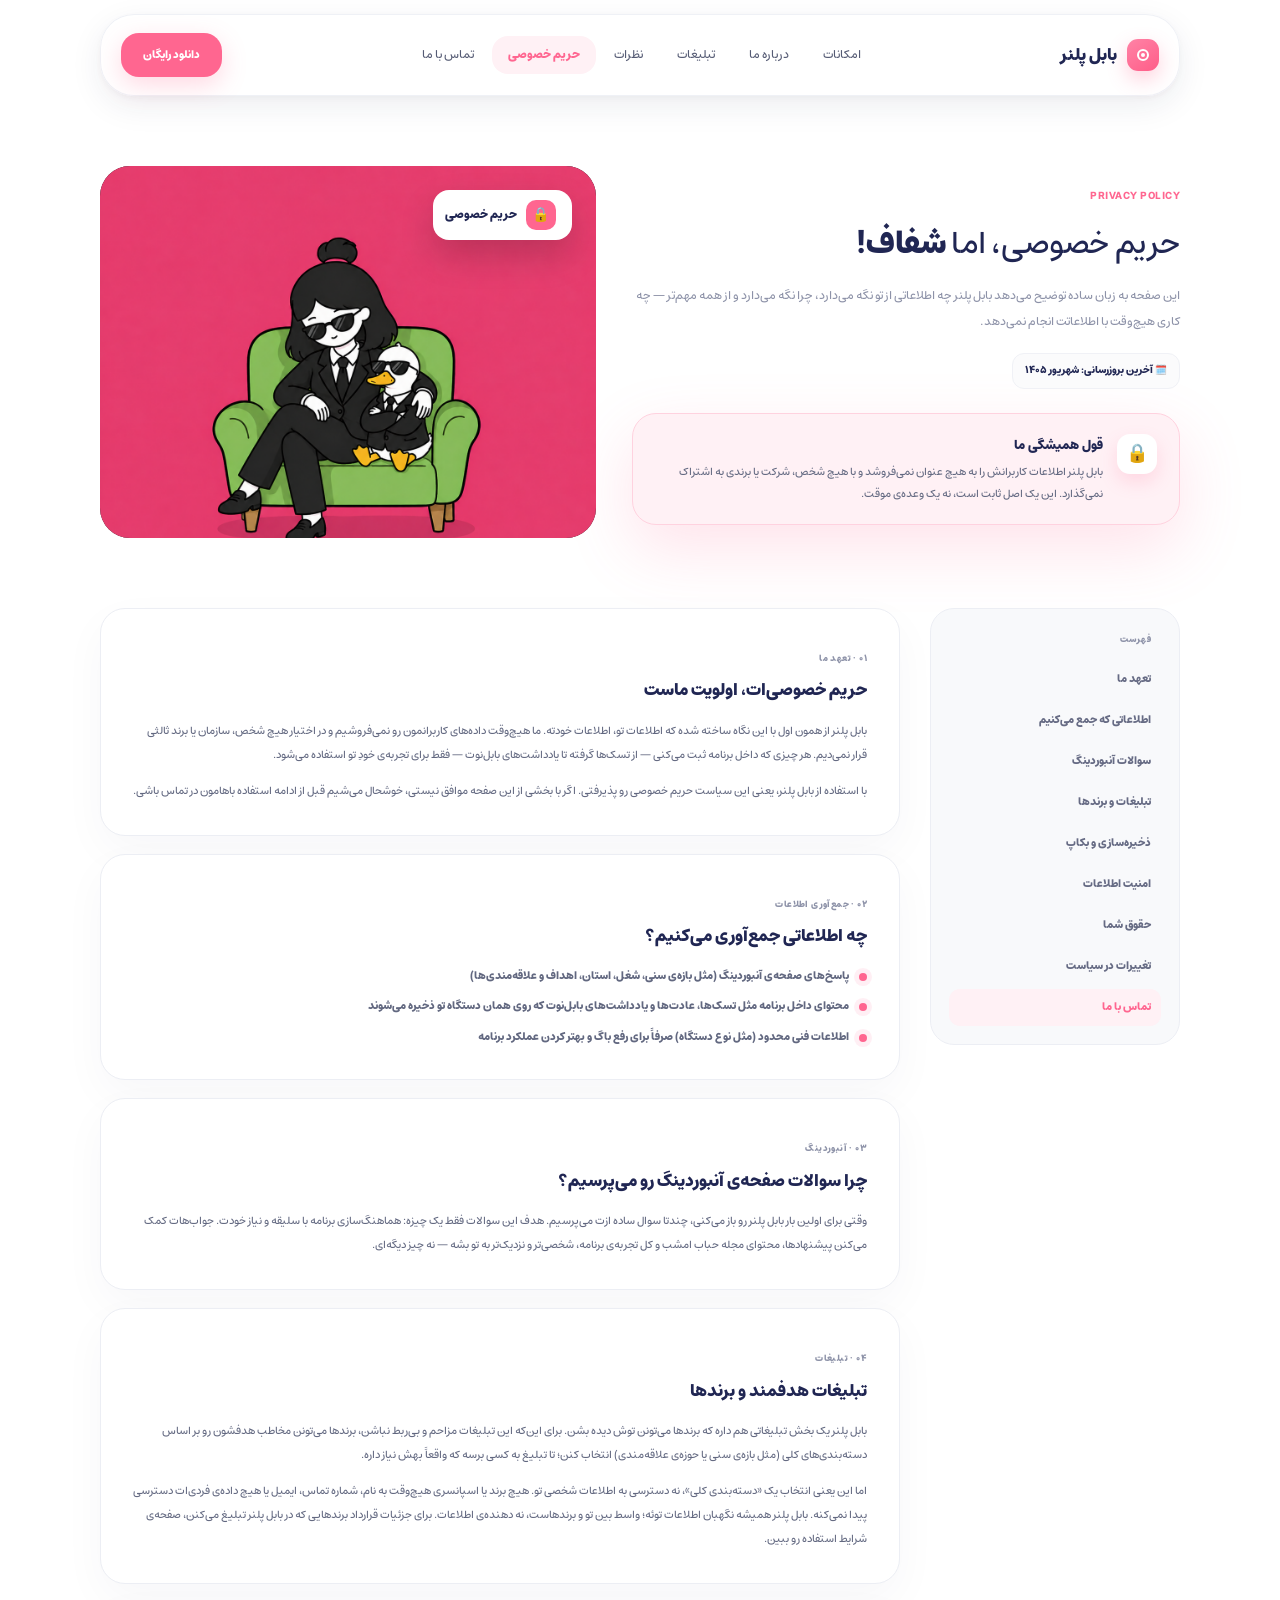
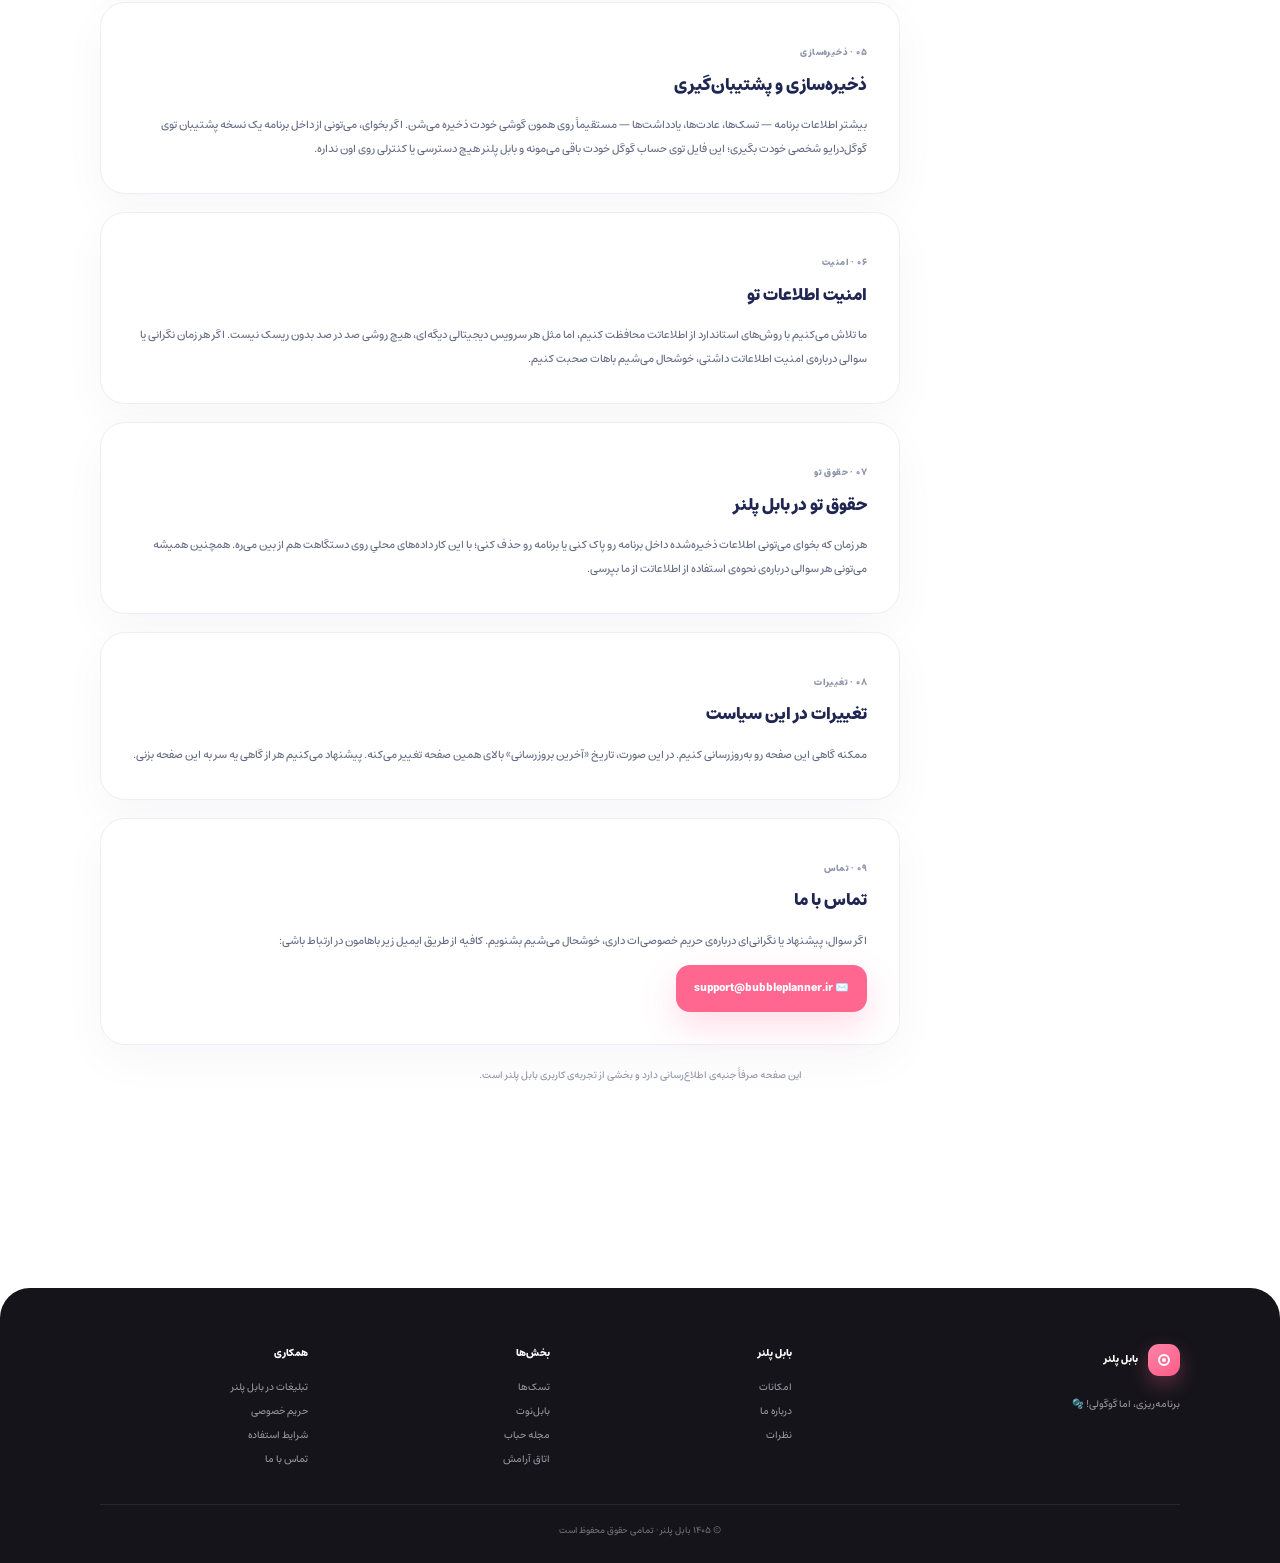
<file: privacy.html>
<!doctype html>
<html lang="fa" dir="rtl">

<head>
    <meta charset="utf-8" />
    <meta name="viewport" content="width=device-width,initial-scale=1" />
    <meta name="theme-color" content="#FF6690" />
    <meta name="description"
        content="حریم خصوصی بابل پلنر؛ اطلاعات شما هیچ‌وقت فروخته یا با کسی به اشتراک گذاشته نمی‌شود." />
    <title>حریم خصوصی | بابل پلنر</title>
    <style>
        @font-face {
            font-family: Estedad;
            src: url('fonts/Estedad-Medium.ttf') format('truetype'), url('Estedad-Medium.ttf') format('truetype');
            font-weight: 500;
            font-style: normal;
            font-display: swap
        }

        @font-face {
            font-family: Estedad;
            src: url('fonts/Estedad-ExtraBold.ttf') format('truetype'), url('Estedad-ExtraBold.ttf') format('truetype');
            font-weight: 800;
            font-style: normal;
            font-display: swap
        }

        :root {
            --pink: #FF6690;
            --pink-deep: #ed4f7c;
            --pink-soft: #fff1f5;
            --pink-soft-2: #ffe5ed;
            --ink: #202653;
            --ink-soft: #626880;
            --muted: #8d92a8;
            --line: #eceef4;
            --surface: #f8f9fb;
            --dark: #15141a;
            --dark-2: #1d1b23;
            --mint: #72d5a1;
            --lav: #8b7be8;
            --lav-soft: rgba(139, 123, 232, .12);
            --white: #fff;
            --shadow: 0 28px 70px rgba(31, 35, 74, .07);
            --shadow-pink: 0 24px 65px rgba(255, 102, 144, .18);
            --radius-xl: 30px;
            --radius-lg: 24px;
            --radius-md: 18px;
            --radius-sm: 13px
        }

        * {
            box-sizing: border-box
        }

        html {
            scroll-behavior: smooth
        }

        body {
            margin: 0;
            background: #fff;
            color: var(--ink);
            font-family: Estedad, Tahoma, sans-serif;
            font-weight: 500;
            line-height: 1.9;
            -webkit-font-smoothing: antialiased;
            overflow-x: hidden
        }

        a {
            text-decoration: none;
            color: inherit
        }

        button,
        input {
            font-family: inherit
        }

        img {
            max-width: 100%;
            display: block
        }

        ul {
            margin: 0;
            padding: 0
        }

        ::selection {
            background: var(--pink);
            color: #fff
        }

        .container {
            width: min(1080px, calc(100% - 48px));
            margin-inline: auto
        }

        /* ===== Modern Rounded Glass Top Navigation ===== */
        .topbar {
            position: sticky;
            top: 14px;
            z-index: 100;
            background: rgba(255, 255, 255, .92);
            backdrop-filter: blur(24px);
            -webkit-backdrop-filter: blur(24px);
            border-radius: 34px;
            border: 1px solid rgba(232, 235, 243, .7);
            box-shadow:
                0 10px 32px rgba(31, 35, 74, .08),
                0 2px 8px rgba(31, 35, 74, .04);
            width: min(1080px, calc(100% - 48px));
            margin: 14px auto 0;
            padding: 0 16px;
            transition: box-shadow .3s ease, border-color .3s ease, transform .2s ease;
        }

        .topbar:hover {
            box-shadow:
                0 14px 40px rgba(31, 35, 74, .12),
                0 4px 12px rgba(255, 102, 144, .06);
            border-color: rgba(255, 102, 144, .18);
        }

        .topbar-inner {
            min-height: 80px;
            display: flex;
            align-items: center;
            gap: 24px;
            padding: 0 4px;
            width: 100%;
        }

        .brand {
            display: inline-flex;
            align-items: center;
            gap: 10px;
            font-size: 17px;
            font-weight: 800;
            white-space: nowrap;
            color: var(--ink);
            transition: color .2s;
        }

        .brand:hover {
            color: var(--pink);
        }

        .brand-mark {
            width: 32px;
            height: 32px;
            border-radius: 11px;
            background: linear-gradient(145deg, #ff83a6, #ff5d88);
            display: grid;
            place-items: center;
            box-shadow: 0 8px 20px rgba(255, 102, 144, .3);
            transition: transform .25s ease, box-shadow .25s ease;
        }

        .brand:hover .brand-mark {
            transform: rotate(-6deg) scale(1.06);
            box-shadow: 0 12px 28px rgba(255, 102, 144, .4);
        }

        .brand-mark span {
            width: 12px;
            height: 12px;
            border: 2px solid #fff;
            border-radius: 50%;
            position: relative;
        }

        .brand-mark span:after {
            content: "";
            position: absolute;
            width: 4px;
            height: 4px;
            border-radius: 50%;
            background: #fff;
            left: 2px;
            top: 2px;
        }

        .nav {
            display: flex;
            gap: 2px;
            margin-inline: auto;
            color: #555b74;
            font-size: 12px;
            align-items: center;
        }

        .nav a {
            padding: 8px 16px;
            border-radius: 16px;
            transition: background .2s, color .2s;
            font-weight: 500;
        }

        .nav a:hover {
            background: var(--pink-soft);
            color: var(--pink);
        }

        .nav a.active {
            background: var(--pink-soft);
            color: var(--pink);
            font-weight: 800;
        }

        .nav-cta {
            border-radius: 18px;
            padding: 12px 22px;
            background: var(--pink);
            color: #fff;
            font-size: 11px;
            box-shadow: 0 8px 24px rgba(255, 102, 144, .25);
            transition: .25s;
            white-space: nowrap;
            font-weight: 800;
            border: none;
            display: inline-flex;
            align-items: center;
            gap: 6px;
        }

        .nav-cta:hover {
            background: var(--pink-deep);
            transform: translateY(-2px);
            box-shadow: 0 12px 32px rgba(255, 102, 144, .35);
        }

        .menu-btn {
            display: none;
            border: 0;
            background: var(--pink-soft);
            color: var(--pink);
            width: 46px;
            height: 46px;
            border-radius: 15px;
            font-size: 20px;
            cursor: pointer;
            transition: .2s;
            flex: none;
        }

        .menu-btn:hover {
            background: var(--pink-soft-2);
            transform: scale(1.06);
        }

        .mobile-drawer {
            display: none;
            padding: 10px 12px 16px;
            border-top: 1px solid rgba(232, 235, 243, .6);
            border-radius: 0 0 28px 28px;
        }

        .topbar.open .mobile-drawer {
            display: grid;
            gap: 2px;
        }

        .mobile-drawer a {
            display: block;
            padding: 10px 14px;
            border-radius: 12px;
            font-size: 11px;
            color: #666b84;
            transition: background .2s, color .2s;
        }

        .mobile-drawer a:hover {
            background: var(--pink-soft);
            color: var(--pink);
        }

        /* primitives */
        .section-space {
            padding: 112px 0
        }

        .eyebrow {
            display: inline-block;
            color: var(--pink);
            font-size: 10px;
            letter-spacing: .5px;
            font-weight: 800
        }

        .pill {
            padding: 8px 12px;
            border: 1px solid #f0f1f6;
            border-radius: 12px;
            background: #fbfbfc;
            color: var(--ink);
            font-size: 9.5px;
            font-weight: 800;
            display: inline-flex;
            align-items: center;
            gap: 6px
        }

        .btn {
            display: inline-flex;
            align-items: center;
            justify-content: center;
            padding: 13px 18px;
            font-size: 11px;
            gap: 8px;
            border-radius: 14px;
            font-weight: 800;
            transition: .25s
        }

        .btn-primary {
            background: var(--pink);
            color: #fff;
            box-shadow: 0 14px 34px rgba(255, 102, 144, .22)
        }

        .btn-primary:hover {
            background: var(--pink-deep);
            transform: translateY(-2px)
        }

        .btn-ghost {
            background: #fff;
            color: var(--ink);
            border: 1px solid var(--line)
        }

        .btn-ghost:hover {
            border-color: var(--pink);
            color: var(--pink)
        }

        .feature-list {
            list-style: none;
            display: grid;
            gap: 9px
        }

        .feature-list li {
            display: flex;
            align-items: flex-start;
            gap: 10px;
            font-size: 10.8px;
            font-weight: 700;
            color: var(--ink-soft);
            line-height: 2
        }

        .feature-list .dot {
            width: 8px;
            height: 8px;
            border-radius: 50%;
            background: var(--pink);
            box-shadow: 0 0 0 5px rgba(255, 102, 144, .1);
            flex: none;
            margin-top: 8px
        }

        /* page hero — split text + visual */
        .page-hero {
            padding: 70px 0 10px
        }

        .page-hero-grid {
            display: grid;
            grid-template-columns: 1.05fr .95fr;
            gap: 36px;
            align-items: center
        }

        .page-hero h1 {
            font-size: 32px;
            line-height: 1.55;
            margin: 10px 0 14px;
            font-weight: 500;
            letter-spacing: -.4px
        }

        .page-hero h1 strong {
            font-weight: 800
        }

        .hero-text p {
            font-size: 12px;
            line-height: 2.2;
            color: var(--muted);
            margin: 0 0 18px
        }

        .hero-highlight {
            margin-top: 6px;
            display: flex;
            align-items: flex-start;
            gap: 14px;
            background: var(--pink-soft);
            border: 1px solid #ffd2df;
            border-radius: var(--radius-lg);
            padding: 20px 22px;
            box-shadow: var(--shadow-pink)
        }

        .hero-highlight .icon {
            width: 40px;
            height: 40px;
            border-radius: 13px;
            background: #fff;
            display: grid;
            place-items: center;
            font-size: 18px;
            flex: none;
            box-shadow: 0 8px 18px rgba(255, 102, 144, .18)
        }

        .hero-highlight strong {
            display: block;
            font-size: 12.5px;
            margin-bottom: 3px
        }

        .hero-highlight p {
            margin: 0;
            font-size: 10.8px;
            color: var(--ink-soft);
            line-height: 2
        }

        /* visual card */
        .page-visual {
            position: relative;
            background: linear-gradient(160deg, var(--dark), var(--dark-2));
            border-radius: var(--radius-xl);
            overflow: hidden;
            aspect-ratio: 4 / 3;
            width: 100%;
        }

        .page-visual img {
            position: absolute;
            top: 0;
            left: 0;
            width: 100%;
            height: 100%;
            object-fit: cover;
            display: block;
            z-index: 1;
        }

        .page-badge {
            position: absolute;
            top: 24px;
            right: 24px;
            background: #fff;
            border-radius: 16px;
            padding: 10px 16px 10px 12px;
            display: flex;
            align-items: center;
            gap: 9px;
            box-shadow: 0 16px 34px rgba(0, 0, 0, .18);
            z-index: 3;
        }

        .page-badge .badge-icon {
            width: 30px;
            height: 30px;
            border-radius: 10px;
            background: var(--pink);
            display: grid;
            place-items: center;
            font-size: 14px;
            flex: none;
        }

        .page-badge span:last-child {
            font-size: 12px;
            font-weight: 800;
            color: var(--ink);
        }

        /* policy layout */
        .policy-layout {
            display: grid;
            grid-template-columns: 250px 1fr;
            gap: 30px;
            align-items: start;
            padding-top: 40px
        }

        .policy-toc {
            position: sticky;
            top: 110px;
            background: var(--surface);
            border: 1px solid var(--line);
            border-radius: var(--radius-lg);
            padding: 18px;
            display: grid;
            gap: 3px
        }

        .policy-toc .toc-label {
            font-size: 9px;
            font-weight: 800;
            color: var(--muted);
            letter-spacing: .4px;
            padding: 4px 10px 10px
        }

        .policy-toc a {
            font-size: 10.5px;
            font-weight: 700;
            color: #666b84;
            padding: 9px 10px;
            border-radius: 11px;
            transition: .2s
        }

        .policy-toc a:hover {
            background: #fff;
            color: var(--pink)
        }

        .policy-toc a.active {
            background: var(--pink-soft);
            color: var(--pink)
        }

        .policy-sections {
            display: grid;
            gap: 18px
        }

        .policy-card {
            background: #fff;
            border: 1px solid var(--line);
            border-radius: 25px;
            padding: 32px;
            box-shadow: 0 16px 45px rgba(31, 35, 74, .035);
            scroll-margin-top: 110px
        }

        .policy-card h2 {
            font-size: 16.5px;
            margin: 4px 0 12px;
            font-weight: 800
        }

        .policy-card p {
            margin: 0 0 12px;
            color: var(--ink-soft);
            font-size: 11.2px;
            line-height: 2.15
        }

        .policy-card p:last-child {
            margin-bottom: 0
        }

        .policy-card .card-index {
            font-size: 9px;
            font-weight: 800;
            color: var(--muted);
            letter-spacing: .4px
        }

        /* cross-link */
        .related-link {
            display: flex;
            align-items: center;
            justify-content: space-between;
            gap: 16px;
            background: var(--surface);
            border: 1px solid var(--line);
            border-radius: 22px;
            padding: 22px 26px;
            margin-top: 22px
        }

        .related-link strong {
            display: block;
            font-size: 12px;
            margin-bottom: 4px
        }

        .related-link p {
            margin: 0;
            font-size: 10.5px;
            color: var(--muted)
        }

        .policy-foot-note {
            text-align: center;
            margin-top: 22px;
            color: var(--muted);
            font-size: 9.5px
        }

        /* reveal-in animation */
        .reveal {
            opacity: 0;
            transform: translateY(20px);
            transition: opacity .6s ease, transform .6s ease
        }

        .reveal.in-view {
            opacity: 1;
            transform: none
        }

        /* footer — matches the rest of the site */
        .footer {
            margin-top: 82px;
            background: var(--dark);
            color: #fff;
            border-radius: 30px 30px 0 0;
            padding: 56px 0 24px
        }

        .footer-inner {
            display: grid;
            grid-template-columns: 1.7fr 1fr 1fr 1fr;
            gap: 34px
        }

        .footer .brand {
            color: #fff;
            margin-bottom: 10px
        }

        .footer p,
        .footer a {
            color: #9b97a1;
            font-size: 9.5px
        }

        .footer strong {
            display: block;
            font-size: 10px;
            margin-bottom: 10px;
            color: #fff
        }

        .footer-inner>div:not(:first-child) {
            display: flex;
            flex-direction: column;
            gap: 6px
        }

        .footer-inner a:hover {
            color: #fff
        }

        .footer-bottom {
            border-top: 1px solid #2a2730;
            margin-top: 35px;
            padding-top: 18px;
            color: #74717b;
            font-size: 8.5px;
            text-align: center
        }

        @media(max-width:920px) {
            .nav {
                display: none
            }

            .menu-btn {
                display: block;
                margin-right: auto
            }

            .mobile-drawer {
                display: none
            }

            .topbar.open .mobile-drawer {
                display: grid;
                gap: 2px;
                padding: 10px 10px 16px;
            }

            .topbar-inner {
                min-height: 72px;
                gap: 12px;
            }

            .footer-inner {
                grid-template-columns: 1.6fr 1fr 1fr
            }

            .page-hero-grid {
                grid-template-columns: 1fr
            }

            .page-visual {
                order: -1;
                aspect-ratio: 4 / 3;
            }

            .policy-layout {
                grid-template-columns: 1fr
            }

            .policy-toc {
                position: static;
                display: flex;
                flex-wrap: nowrap;
                overflow-x: auto;
                gap: 6px;
                padding: 12px
            }

            .policy-toc .toc-label {
                display: none
            }

            .policy-toc a {
                white-space: nowrap
            }
        }

        @media(max-width:650px) {
            .container {
                width: min(100% - 30px, 640px)
            }

            .topbar {
                width: min(100% - 24px, 640px);
                border-radius: 26px;
                padding: 0 10px;
                top: 8px;
                margin-top: 8px;
            }

            .topbar-inner {
                min-height: 66px;
                padding: 0 2px;
            }

            .brand {
                font-size: 14px;
            }

            .brand-mark {
                width: 28px;
                height: 28px;
                border-radius: 9px;
            }

            .nav-cta {
                padding: 10px 14px;
                font-size: 10px;
                border-radius: 14px;
            }

            .menu-btn {
                width: 42px;
                height: 42px;
                border-radius: 13px;
                font-size: 18px;
            }

            .section-space {
                padding: 82px 0
            }

            .page-hero {
                padding-top: 46px
            }

            .page-hero h1 {
                font-size: 24px
            }

            .hero-highlight {
                flex-direction: column;
                align-items: flex-start
            }

            .policy-card {
                padding: 24px 20px
            }

            .related-link {
                flex-direction: column;
                align-items: flex-start
            }

            .footer {
                margin-top: 58px
            }

            .footer-inner {
                grid-template-columns: 1fr 1fr
            }

            .footer-inner>div:first-child {
                grid-column: 1/-1
            }

            .page-visual {
                aspect-ratio: 4 / 3;
            }

            .page-badge {
                top: 14px;
                right: 14px;
                padding: 6px 12px 6px 10px;
            }

            .page-badge span:last-child {
                font-size: 10px;
            }
        }

        @media(prefers-reduced-motion:reduce) {
            html {
                scroll-behavior: auto
            }

            .reveal {
                opacity: 1 !important;
                transform: none !important;
                transition: none !important
            }

            * {
                transition: none !important
            }
        }
    </style>
</head>

<body>
    <header class="topbar" id="topbar">
        <div class="topbar-inner">
            <a class="brand" href="index.html" aria-label="بابل پلنر"><span class="brand-mark"><span></span></span>بابل
                پلنر</a>
            <nav class="nav" aria-label="ناوبری اصلی">
                <a href="index.html#features">امکانات</a>
                <a href="about us.html">درباره ما</a>
             <a href="advertisement.html">تبلیغات</a>
                <a href="index.html#reviews">نظرات</a>
                <a href="privacy.html" class="active">حریم خصوصی</a>
                <a href="contact.html">تماس با ما</a>
            </nav>
            <a class="nav-cta" href="index.html#download">دانلود رایگان</a>
            <button class="menu-btn" id="menuBtn" aria-expanded="false" aria-controls="mobileDrawer"
                aria-label="باز کردن منو">☰</button>
        </div>
        <nav class="mobile-drawer" id="mobileDrawer" aria-label="ناوبری موبایل">
            <a href="index.html#features">امکانات</a>
            <a href="about us.html">درباره ما</a>
        <a href="advertisement.html">تبلیغات در بابل پلنر</a>
            <a href="index.html#reviews">نظرات کاربران</a>
            <a href="privacy.html">حریم خصوصی</a>
            <a href="404.html">شرایط استفاده</a>
            <a href="contact.html">تماس با ما</a>
            <a href="index.html#download">دانلود رایگان</a>
        </nav>
    </header>

    <main>
        <section class="page-hero">
            <div class="container page-hero-grid">
                <div class="hero-text reveal">
                    <span class="eyebrow">PRIVACY POLICY</span>
                    <h1>حریم خصوصی، اما <strong> شفاف!</strong></h1>
                    <p>این صفحه به زبان ساده توضیح می‌دهد بابل پلنر چه اطلاعاتی از تو نگه می‌دارد، چرا نگه
                        می‌دارد و از همه مهم‌تر — چه کاری هیچ‌وقت با اطلاعاتت انجام نمی‌دهد.</p>
                    <span class="pill" style="margin-bottom:18px">🗓️ آخرین بروزرسانی: شهریور ۱۴۰۵</span>
                    <div class="hero-highlight">
                        <div class="icon">🔒</div>
                        <div>
                            <strong>قول همیشگی ما</strong>
                            <p>بابل پلنر اطلاعات کاربرانش را به هیچ عنوان نمی‌فروشد و با هیچ شخص، شرکت یا برندی به
                                اشتراک نمی‌گذارد. این یک اصل ثابت است، نه یک وعده‌ی موقت.</p>
                        </div>
                    </div>
                </div>
                <div class="reveal">
                    <div class="page-visual">
                        <div class="page-badge">
                            <span class="badge-icon">🔒</span>
                            <span>حریم خصوصی</span>
                        </div>
                        <img src="assets/privacyshield.png" alt="نماد حریم خصوصی بابل پلنر" />
                    </div>
                </div>
            </div>
        </section>

        <section class="section-space" style="padding-top:20px">
            <div class="container policy-layout">
                <nav class="policy-toc reveal" aria-label="فهرست حریم خصوصی">
                    <span class="toc-label">فهرست</span>
                    <a href="#commitment">تعهد ما</a>
                    <a href="#data-collect">اطلاعاتی که جمع می‌کنیم</a>
                    <a href="#onboarding">سوالات آنبوردینگ</a>
                    <a href="#ads">تبلیغات و برندها</a>
                    <a href="#storage">ذخیره‌سازی و بکاپ</a>
                    <a href="#security">امنیت اطلاعات</a>
                    <a href="#rights">حقوق شما</a>
                    <a href="#changes">تغییرات در سیاست</a>
                    <a href="#contact">تماس با ما</a>
                </nav>

                <div class="policy-sections">
                    <article class="policy-card reveal" id="commitment">
                        <span class="card-index">۰۱ · تعهد ما</span>
                        <h2>حریم خصوصی‌ات، اولویت ماست</h2>
                        <p>بابل پلنر از همون اول با این نگاه ساخته شده که اطلاعات تو، اطلاعات خودته. ما هیچ‌وقت
                            داده‌های کاربرانمون رو نمی‌فروشیم و در اختیار هیچ شخص، سازمان یا برند ثالثی قرار
                            نمی‌دیم. هر چیزی که داخل برنامه ثبت می‌کنی — از تسک‌ها گرفته تا یادداشت‌های
                            بابل‌نوت — فقط برای تجربه‌ی خودِ تو استفاده می‌شود.</p>
                        <p>با استفاده از بابل پلنر، یعنی این سیاست حریم خصوصی رو پذیرفتی. اگر با بخشی از این
                            صفحه موافق نیستی، خوشحال می‌شیم قبل از ادامه استفاده باهامون در تماس باشی.</p>
                    </article>

                    <article class="policy-card reveal" id="data-collect">
                        <span class="card-index">۰۲ · جمع‌آوری اطلاعات</span>
                        <h2>چه اطلاعاتی جمع‌آوری می‌کنیم؟</h2>
                        <ul class="feature-list">
                            <li><span class="dot"></span> پاسخ‌های صفحه‌ی آنبوردینگ (مثل بازه‌ی سنی، شغل، استان،
                                اهداف و علاقه‌مندی‌ها)</li>
                            <li><span class="dot"></span> محتوای داخل برنامه مثل تسک‌ها، عادت‌ها و یادداشت‌های
                                بابل‌نوت که روی همان دستگاه تو ذخیره می‌شوند</li>
                            <li><span class="dot"></span> اطلاعات فنی محدود (مثل نوع دستگاه) صرفاً برای رفع باگ و
                                بهتر کردن عملکرد برنامه</li>
                        </ul>
                    </article>

                    <article class="policy-card reveal" id="onboarding">
                        <span class="card-index">۰۳ · آنبوردینگ</span>
                        <h2>چرا سوالات صفحه‌ی آنبوردینگ رو می‌پرسیم؟</h2>
                        <p>وقتی برای اولین بار بابل پلنر رو باز می‌کنی، چندتا سوال ساده ازت می‌پرسیم. هدف این
                            سوالات فقط یک چیزه: هماهنگ‌سازی برنامه با سلیقه و نیاز خودت. جواب‌هات کمک می‌کنن
                            پیشنهادها، محتوای مجله حباب امشب و کل تجربه‌ی برنامه، شخصی‌تر و نزدیک‌تر به تو
                            بشه — نه چیز دیگه‌ای.</p>
                    </article>

                    <article class="policy-card reveal" id="ads">
                        <span class="card-index">۰۴ · تبلیغات</span>
                        <h2>تبلیغات هدفمند و برندها</h2>
                        <p>بابل پلنر یک بخش تبلیغاتی هم داره که برندها می‌تونن توش دیده بشن. برای این‌که این
                            تبلیغات مزاحم و بی‌ربط نباشن، برندها می‌تونن مخاطب هدفشون رو بر اساس دسته‌بندی‌های
                            کلی (مثل بازه‌ی سنی یا حوزه‌ی علاقه‌مندی) انتخاب کنن؛ تا تبلیغ به کسی برسه که واقعاً
                            بهش نیاز داره.</p>
                        <p>اما این یعنی انتخاب یک «دسته‌بندی کلی»، نه دسترسی به اطلاعات شخصی تو. هیچ برند یا
                            اسپانسری هیچ‌وقت به نام، شماره تماس، ایمیل یا هیچ داده‌ی فردی‌ات دسترسی پیدا نمی‌کنه.
                            بابل پلنر همیشه نگهبان اطلاعات توئه؛ واسط بین تو و برندهاست، نه دهنده‌ی اطلاعات. برای
                            جزئیات قرارداد برندهایی که در بابل پلنر تبلیغ می‌کنن، صفحه‌ی شرایط استفاده رو ببین.</p>
                    </article>

                    <article class="policy-card reveal" id="storage">
                        <span class="card-index">۰۵ · ذخیره‌سازی</span>
                        <h2>ذخیره‌سازی و پشتیبان‌گیری</h2>
                        <p>بیشتر اطلاعات برنامه — تسک‌ها، عادت‌ها، یادداشت‌ها — مستقیماً روی همون گوشی خودت
                            ذخیره می‌شن. اگر بخوای، می‌تونی از داخل برنامه یک نسخه پشتیبان توی گوگل‌درایو شخصی
                            خودت بگیری؛ این فایل توی حساب گوگل خودت باقی می‌مونه و بابل پلنر هیچ دسترسی یا
                            کنترلی روی اون نداره.</p>
                    </article>

                    <article class="policy-card reveal" id="security">
                        <span class="card-index">۰۶ · امنیت</span>
                        <h2>امنیت اطلاعات تو</h2>
                        <p>ما تلاش می‌کنیم با روش‌های استاندارد از اطلاعاتت محافظت کنیم، اما مثل هر سرویس
                            دیجیتالی دیگه‌ای، هیچ روشی صد در صد بدون ریسک نیست. اگر هر زمان نگرانی یا سوالی
                            درباره‌ی امنیت اطلاعاتت داشتی، خوشحال می‌شیم باهات صحبت کنیم.</p>
                    </article>

                    <article class="policy-card reveal" id="rights">
                        <span class="card-index">۰۷ · حقوق تو</span>
                        <h2>حقوق تو در بابل پلنر</h2>
                        <p>هر زمان که بخوای می‌تونی اطلاعات ذخیره‌شده داخل برنامه رو پاک کنی یا برنامه رو حذف
                            کنی؛ با این کار داده‌های محلیِ روی دستگاهت هم از بین می‌ره. همچنین همیشه می‌تونی
                            هر سوالی درباره‌ی نحوه‌ی استفاده از اطلاعاتت از ما بپرسی.</p>
                    </article>

                    <article class="policy-card reveal" id="changes">
                        <span class="card-index">۰۸ · تغییرات</span>
                        <h2>تغییرات در این سیاست</h2>
                        <p>ممکنه گاهی این صفحه رو به‌روزرسانی کنیم. در این صورت، تاریخ «آخرین بروزرسانی» بالای
                            همین صفحه تغییر می‌کنه. پیشنهاد می‌کنیم هر از گاهی یه سر به این صفحه بزنی.</p>
                    </article>

                    <article class="policy-card reveal" id="contact">
                        <span class="card-index">۰۹ · تماس</span>
                        <h2>تماس با ما</h2>
                        <p>اگر سوال، پیشنهاد یا نگرانی‌ای درباره‌ی حریم خصوصی‌ات داری، خوشحال می‌شیم بشنویم.
                            کافیه از طریق ایمیل زیر باهامون در ارتباط باشی:</p>
                        <a class="btn btn-primary" href="mailto:support@bubbleplanner.ir">✉️
                            support@bubbleplanner.ir</a>
                    </article>

                   
                </div>
            </div>
            <p class="policy-foot-note">این صفحه صرفاً جنبه‌ی اطلاع‌رسانی دارد و بخشی از تجربه‌ی کاربری بابل پلنر
                است.</p>
        </section>
    </main>

    <footer class="footer">
        <div class="container footer-inner">
            <div><a class="brand" href="index.html"><span class="brand-mark"><span></span></span>بابل پلنر</a>
                <p>برنامه‌ریزی، اما گوگولی! 🫧</p>
            </div>
            <div><strong>بابل پلنر</strong><a href="index.html#features">امکانات</a><a href="about us.html">درباره
                    ما</a><a href="index.html#reviews">نظرات</a></div>
            <div><strong>بخش‌ها</strong><a href="index.html#task-management">تسک‌ها</a><a
                    href="index.html#bubble-note">بابل‌نوت</a><a href="index.html#magazine">مجله حباب</a><a
                    href="index.html#relaxation">اتاق آرامش</a></div>
            <div><strong>همکاری</strong><a href="advertisement.html">تبلیغات در بابل پلنر</a><a
                    href="privacy.html">حریم خصوصی</a><a href="404.html">شرایط استفاده</a><a
                    href="contact.html">تماس با ما</a></div>
        </div>
        <div class="container footer-bottom">© ۱۴۰۵ بابل پلنر · تمامی حقوق محفوظ است</div>
    </footer>

    <script>
        (function() {
            'use strict';
            const topbar = document.getElementById('topbar');
            const menu = document.getElementById('menuBtn');
            menu?.addEventListener('click', () => { const open = topbar.classList.toggle('open');
                menu.setAttribute('aria-expanded', String(open));
                menu.textContent = open ? '×' : '☰'; });
            document.querySelectorAll('.mobile-drawer a').forEach(a => a.addEventListener('click', () => { topbar
                    .classList.remove('open');
                menu.setAttribute('aria-expanded', 'false');
                menu.textContent = '☰'; }));

            const reduce = window.matchMedia('(prefers-reduced-motion: reduce)').matches;
            const els = document.querySelectorAll('.reveal');
            if ('IntersectionObserver' in window && !reduce) { const io = new IntersectionObserver(entries =>
                    entries.forEach(e => { if (e.isIntersecting) { e.target.classList.add('in-view');
                            io.unobserve(e.target); } }), { threshold: .1, rootMargin: '0px 0px -30px' });
                els.forEach(el => io.observe(el)); } else { els.forEach(el => el.classList.add('in-view')); }

            document.querySelectorAll('a[href^="#"]').forEach(a => a.addEventListener('click', e => { const id = a
                    .getAttribute('href'); if (!id || id === '#') return; const el = document.querySelector(id);
                if (el) { e.preventDefault();
                    window.scrollTo({ top: el.getBoundingClientRect().top + window.scrollY - 110, behavior: reduce ?
                            'auto' : 'smooth' }); } }));

            const cards = document.querySelectorAll('.policy-card[id]');
            const tocLinks = document.querySelectorAll('.policy-toc a[href^="#"]');
            if ('IntersectionObserver' in window && cards.length && tocLinks.length) {
                const spy = new IntersectionObserver(entries => {
                    entries.forEach(entry => {
                        const link = document.querySelector('.policy-toc a[href="#' + entry.target.id +
                            '"]');
                        if (!link) return;
                        if (entry.isIntersecting) { tocLinks.forEach(l => l.classList.remove('active'));
                            link.classList.add('active'); }
                    });
                }, { rootMargin: '-40% 0px -50% 0px', threshold: 0 });
                cards.forEach(c => spy.observe(c));
            }
        })();
    </script>
</body>

</html>
</file>
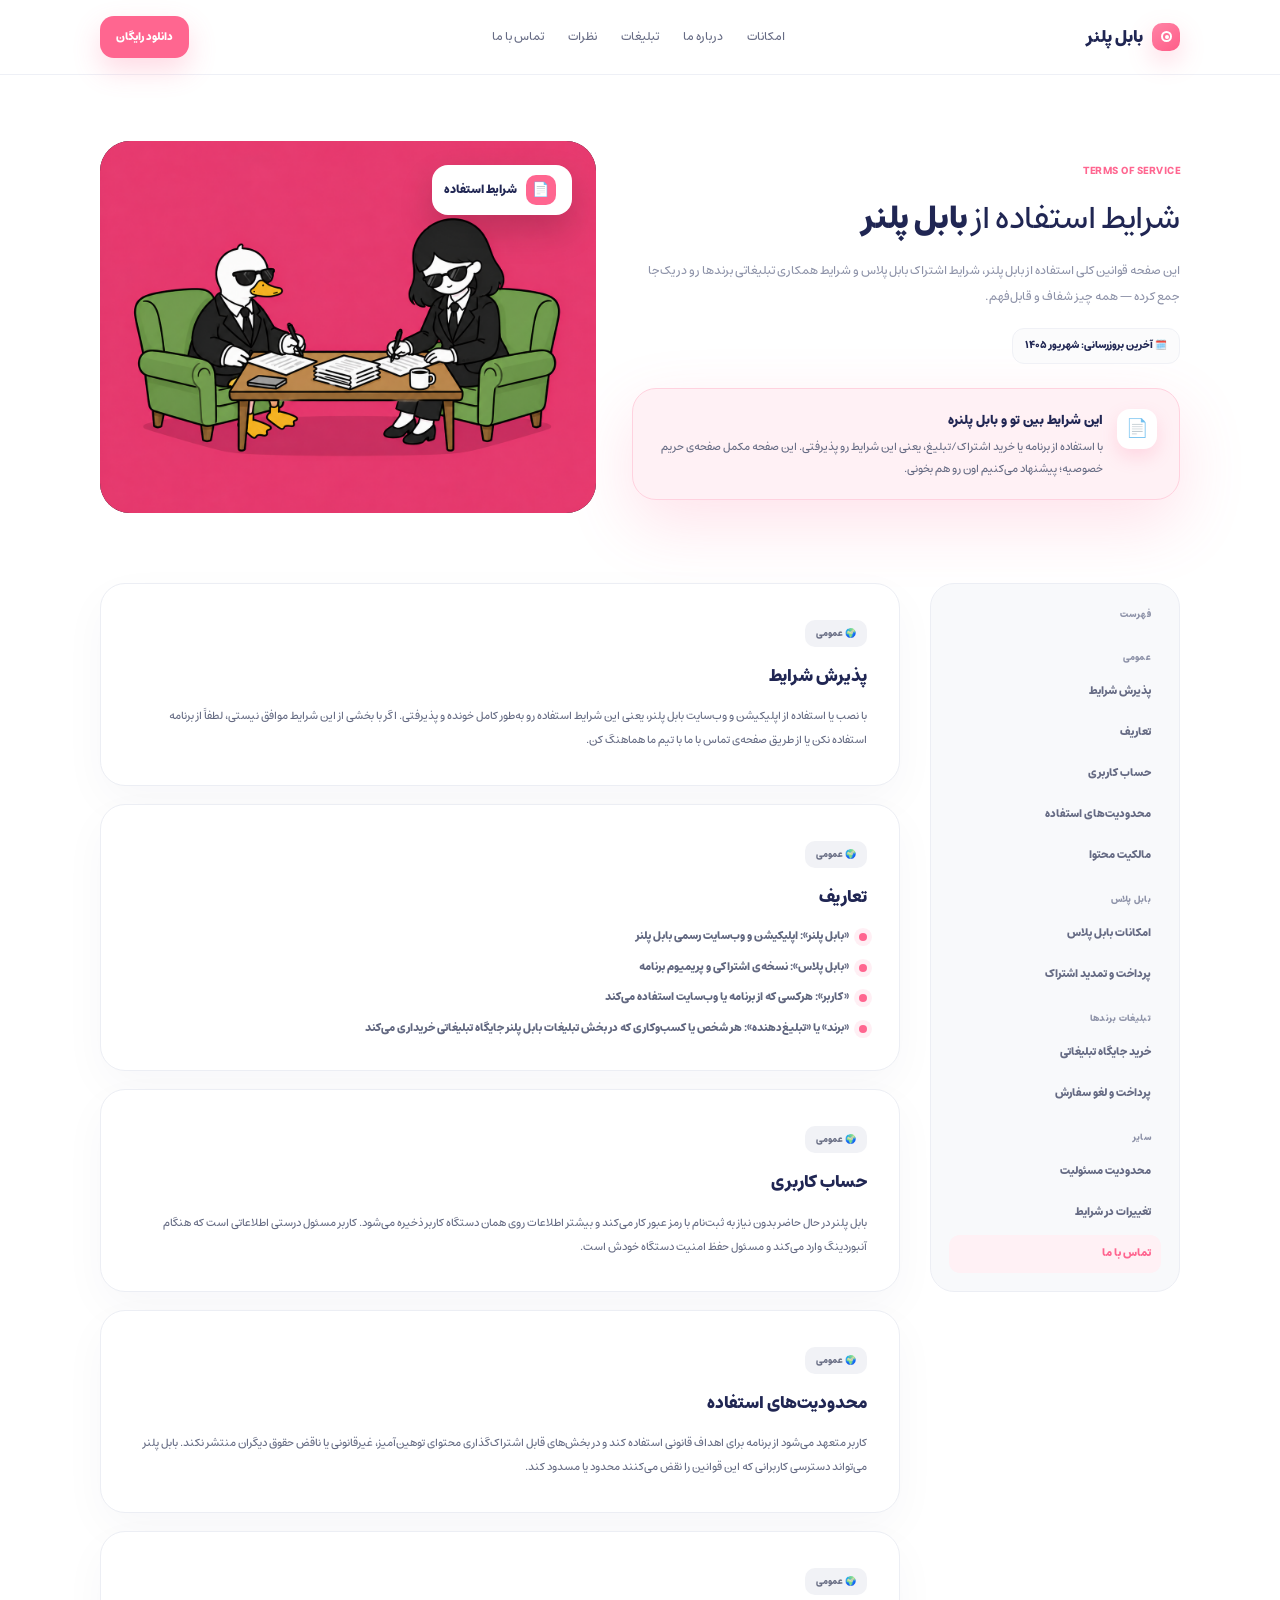
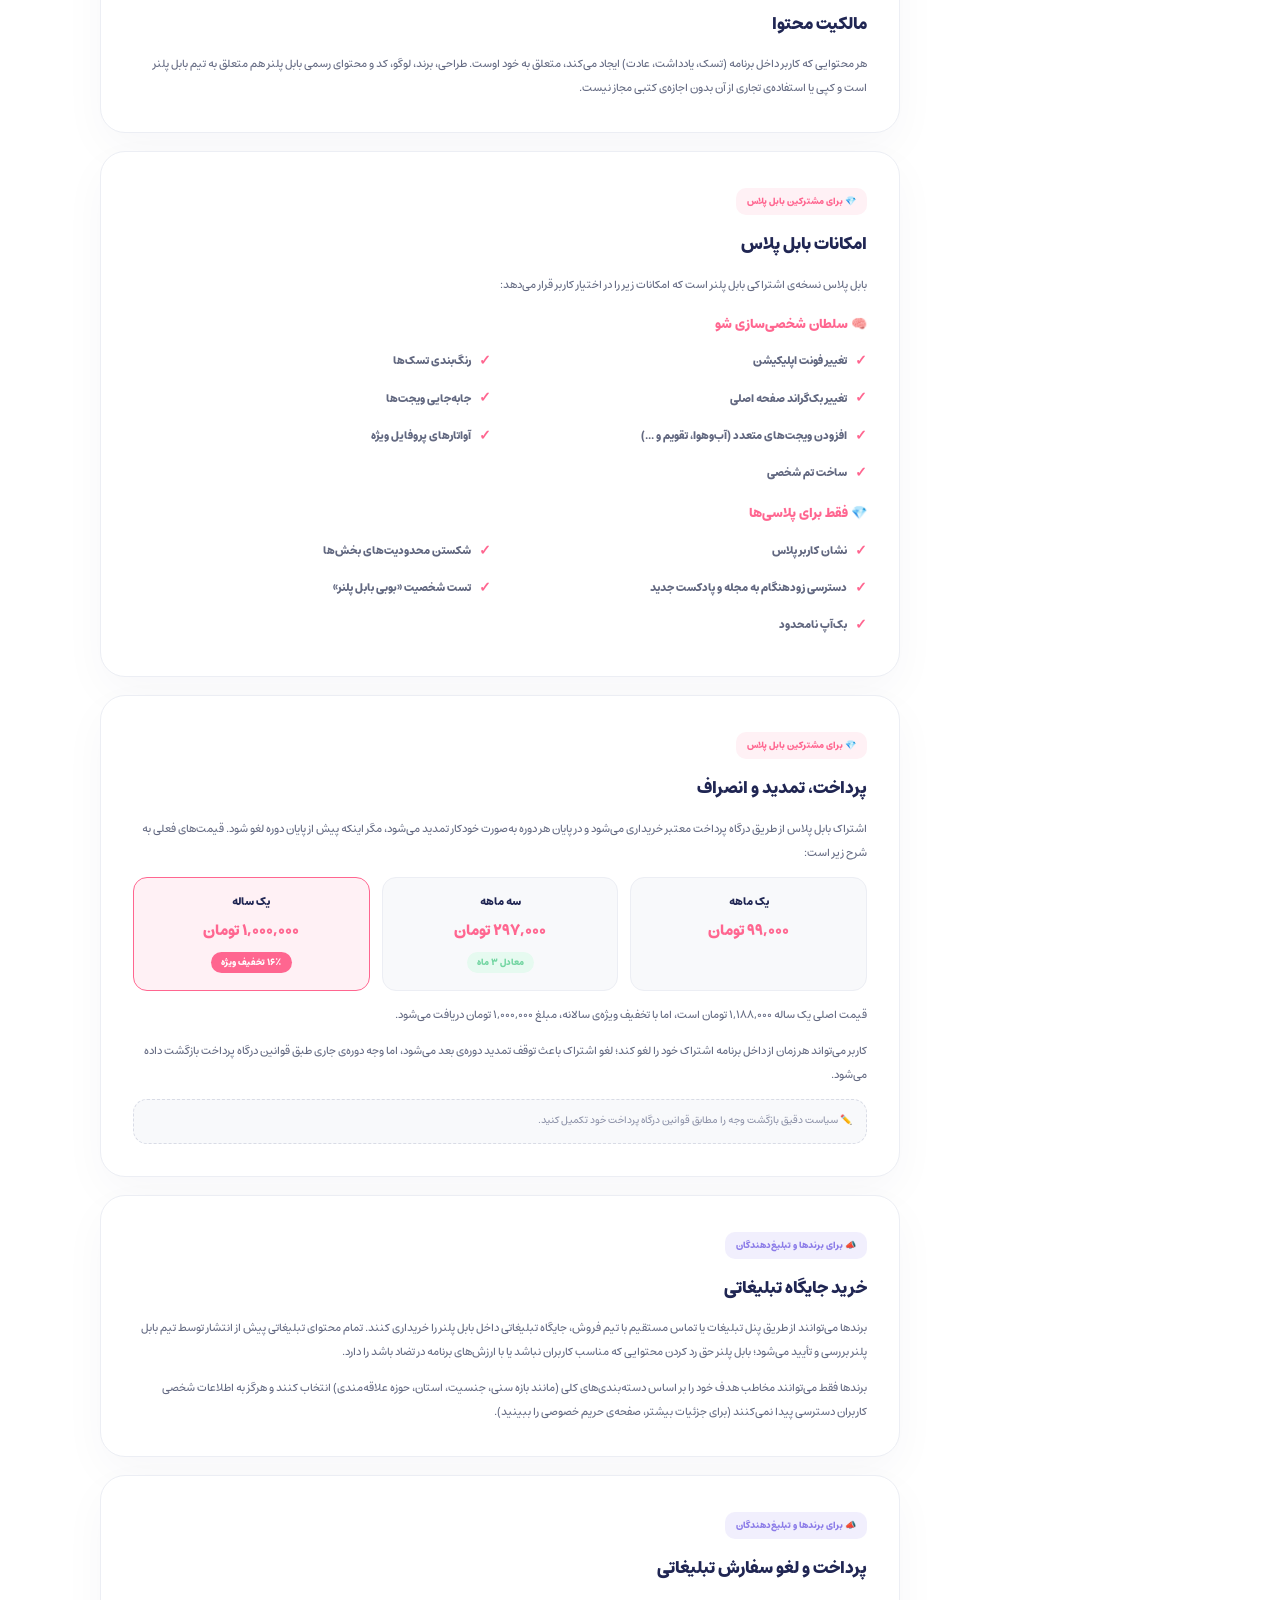
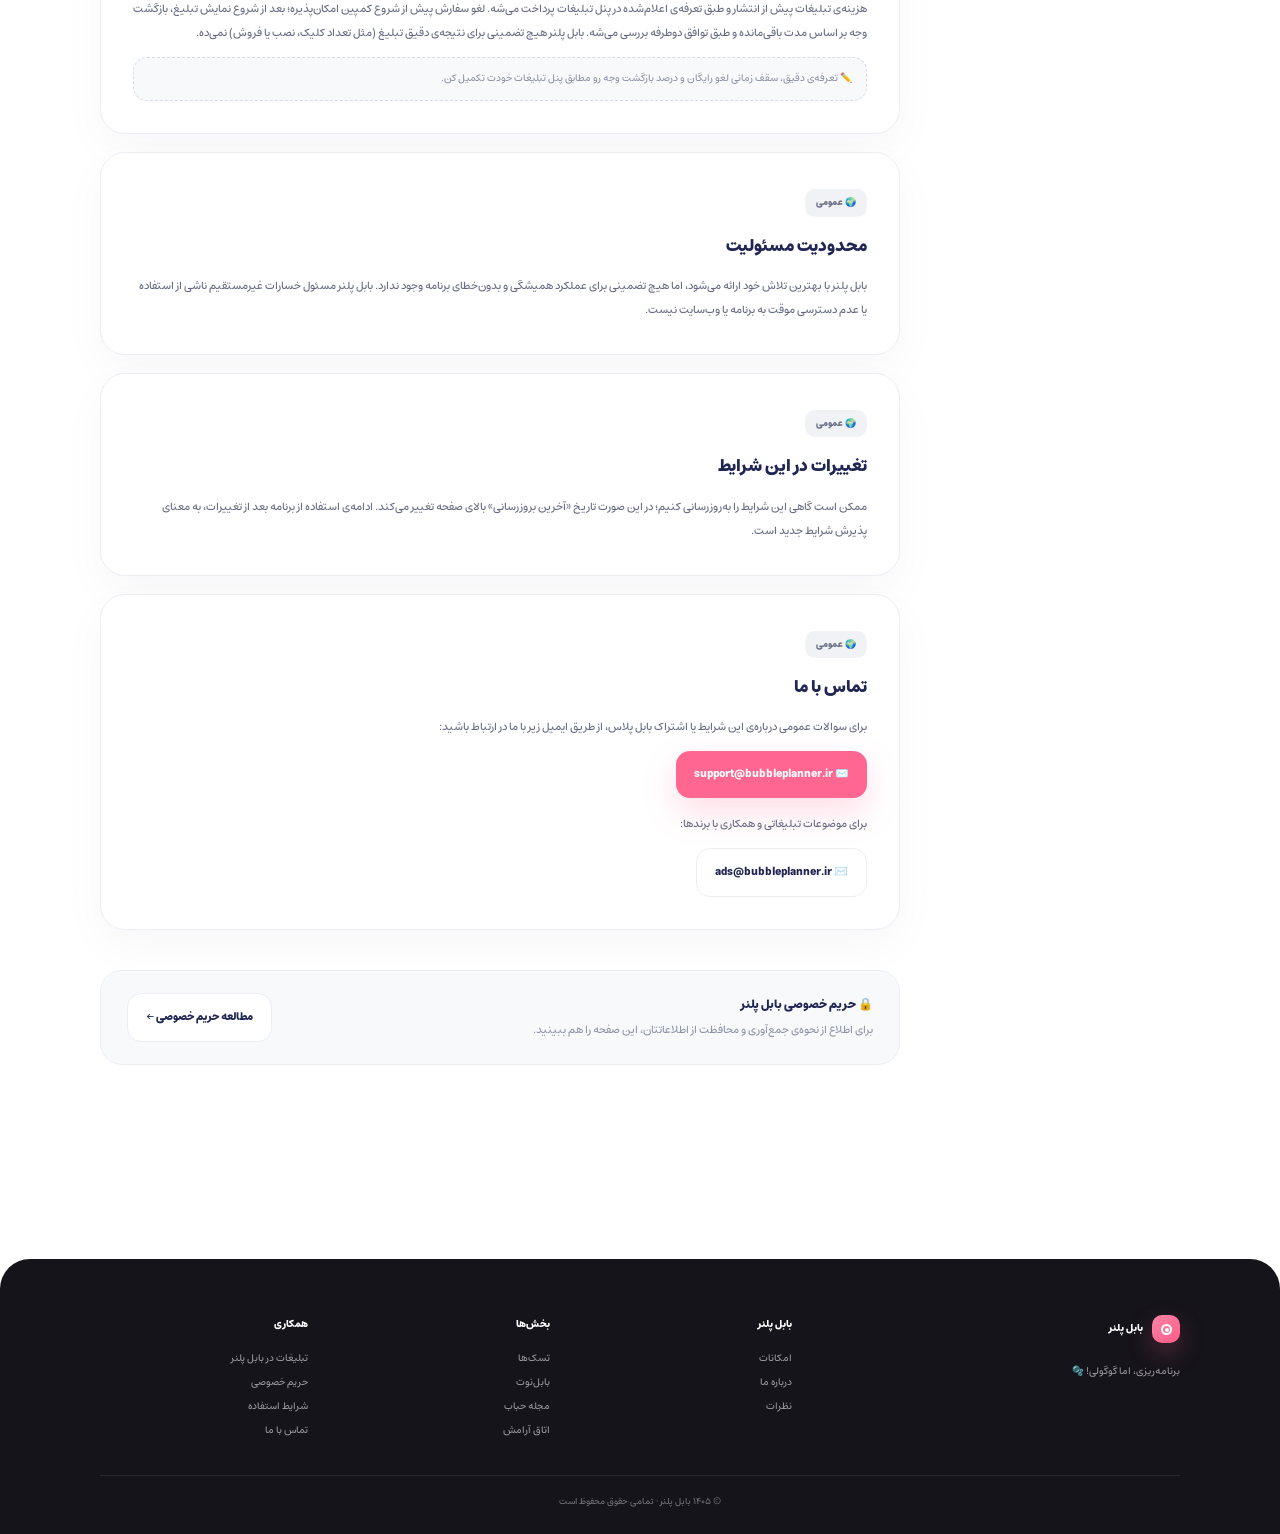
<file: Terms.html>
<!doctype html>
<html lang="fa" dir="rtl">

<head>
    <meta charset="utf-8" />
    <meta name="viewport" content="width=device-width,initial-scale=1" />
    <meta name="theme-color" content="#FF6690" />
    <meta name="description"
        content="شرایط استفاده از بابل پلنر؛ قوانین عمومی، اشتراک بابل پلاس و تبلیغات برندها." />
    <title>شرایط استفاده | بابل پلنر</title>
    <style>
        @font-face {
            font-family: Estedad;
            src: url('fonts/Estedad-Medium.ttf') format('truetype'), url('Estedad-Medium.ttf') format('truetype');
            font-weight: 500;
            font-style: normal;
            font-display: swap
        }

        @font-face {
            font-family: Estedad;
            src: url('fonts/Estedad-ExtraBold.ttf') format('truetype'), url('Estedad-ExtraBold.ttf') format('truetype');
            font-weight: 800;
            font-style: normal;
            font-display: swap
        }

        :root {
            --pink: #FF6690;
            --pink-deep: #ed4f7c;
            --pink-soft: #fff1f5;
            --pink-soft-2: #ffe5ed;
            --ink: #202653;
            --ink-soft: #626880;
            --muted: #8d92a8;
            --line: #eceef4;
            --surface: #f8f9fb;
            --dark: #15141a;
            --dark-2: #1d1b23;
            --mint: #72d5a1;
            --lav: #8b7be8;
            --lav-soft: rgba(139, 123, 232, .12);
            --white: #fff;
            --shadow: 0 28px 70px rgba(31, 35, 74, .07);
            --shadow-pink: 0 24px 65px rgba(255, 102, 144, .18);
            --radius-xl: 30px;
            --radius-lg: 24px;
            --radius-md: 18px;
            --radius-sm: 13px
        }

        * {
            box-sizing: border-box
        }

        html {
            scroll-behavior: smooth
        }

        body {
            margin: 0;
            background: #fff;
            color: var(--ink);
            font-family: Estedad, Tahoma, sans-serif;
            font-weight: 500;
            line-height: 1.9;
            -webkit-font-smoothing: antialiased;
            overflow-x: hidden
        }

        a {
            text-decoration: none;
            color: inherit
        }

        button,
        input {
            font-family: inherit
        }

        img {
            max-width: 100%;
            display: block
        }

        ul {
            margin: 0;
            padding: 0;
            list-style: none;
        }

        ::selection {
            background: var(--pink);
            color: #fff
        }

        .container {
            width: min(1080px, calc(100% - 48px));
            margin-inline: auto
        }

        /* top navigation — matches the rest of the site */
        .topbar {
            position: sticky;
            top: 0;
            z-index: 100;
            border-bottom: 1px solid rgba(232, 235, 243, .72);
            background: rgba(255, 255, 255, .86);
            backdrop-filter: blur(18px);
            -webkit-backdrop-filter: blur(18px)
        }

        .topbar-inner {
            min-height: 74px;
            display: flex;
            align-items: center;
            gap: 28px
        }

        .brand {
            display: inline-flex;
            align-items: center;
            gap: 9px;
            font-size: 17px;
            font-weight: 800;
            white-space: nowrap
        }

        .brand-mark {
            width: 28px;
            height: 28px;
            border-radius: 10px;
            background: linear-gradient(145deg, #ff83a6, #ff5d88);
            display: grid;
            place-items: center;
            box-shadow: 0 10px 24px rgba(255, 102, 144, .25)
        }

        .brand-mark span {
            width: 11px;
            height: 11px;
            border: 2px solid #fff;
            border-radius: 50%;
            position: relative
        }

        .brand-mark span:after {
            content: "";
            position: absolute;
            width: 4px;
            height: 4px;
            border-radius: 50%;
            background: #fff;
            left: 2px;
            top: 2px
        }

        .nav {
            display: flex;
            gap: 24px;
            margin-inline: auto;
            color: #666b84;
            font-size: 12px
        }

        .nav a {
            transition: .2s
        }

        .nav a:hover,
        .nav a.active {
            color: var(--pink)
        }

        .nav-cta,
        .btn {
            border-radius: 14px;
            font-weight: 800;
            transition: .25s
        }

        .nav-cta {
            padding: 11px 16px;
            background: var(--pink);
            color: #fff;
            font-size: 11px;
            box-shadow: 0 12px 28px rgba(255, 102, 144, .24)
        }

        .nav-cta:hover {
            background: var(--pink-deep);
            transform: translateY(-2px)
        }

        .menu-btn {
            display: none;
            border: 0;
            background: var(--pink-soft);
            color: var(--pink);
            width: 42px;
            height: 42px;
            border-radius: 13px;
            font-size: 20px;
            cursor: pointer
        }

        .mobile-drawer {
            display: none
        }

        /* primitives */
        .section-space {
            padding: 112px 0
        }

        .eyebrow {
            display: inline-block;
            color: var(--pink);
            font-size: 10px;
            letter-spacing: .5px;
            font-weight: 800
        }

        .pill {
            padding: 8px 12px;
            border: 1px solid #f0f1f6;
            border-radius: 12px;
            background: #fbfbfc;
            color: var(--ink);
            font-size: 9.5px;
            font-weight: 800;
            display: inline-flex;
            align-items: center;
            gap: 6px
        }

        .btn {
            display: inline-flex;
            align-items: center;
            justify-content: center;
            padding: 13px 18px;
            font-size: 11px;
            gap: 8px
        }

        .btn-primary {
            background: var(--pink);
            color: #fff;
            box-shadow: 0 14px 34px rgba(255, 102, 144, .22)
        }

        .btn-primary:hover {
            background: var(--pink-deep);
            transform: translateY(-2px)
        }

        .btn-ghost {
            background: #fff;
            color: var(--ink);
            border: 1px solid var(--line)
        }

        .btn-ghost:hover {
            border-color: var(--pink);
            color: var(--pink)
        }

        .feature-list {
            list-style: none;
            display: grid;
            gap: 9px
        }

        .feature-list li {
            display: flex;
            align-items: flex-start;
            gap: 10px;
            font-size: 10.8px;
            font-weight: 700;
            color: var(--ink-soft);
            line-height: 2
        }

        .feature-list .dot {
            width: 8px;
            height: 8px;
            border-radius: 50%;
            background: var(--pink);
            box-shadow: 0 0 0 5px rgba(255, 102, 144, .1);
            flex: none;
            margin-top: 8px
        }

        /* page hero — split text + visual, fullscreen fix */
        .page-hero {
            padding: 66px 0 10px
        }

        .page-hero-grid {
            display: grid;
            grid-template-columns: 1.05fr .95fr;
            gap: 36px;
            align-items: center
        }

        .page-hero h1 {
            font-size: 32px;
            line-height: 1.55;
            margin: 10px 0 14px;
            font-weight: 500;
            letter-spacing: -.4px
        }

        .page-hero h1 strong {
            font-weight: 800
        }

        .hero-text p {
            font-size: 12px;
            line-height: 2.2;
            color: var(--muted);
            margin: 0 0 18px
        }

        .hero-highlight {
            margin-top: 6px;
            display: flex;
            align-items: flex-start;
            gap: 14px;
            background: var(--pink-soft);
            border: 1px solid #ffd2df;
            border-radius: var(--radius-lg);
            padding: 20px 22px;
            box-shadow: var(--shadow-pink)
        }

        .hero-highlight .icon {
            width: 40px;
            height: 40px;
            border-radius: 13px;
            background: #fff;
            display: grid;
            place-items: center;
            font-size: 18px;
            flex: none;
            box-shadow: 0 8px 18px rgba(255, 102, 144, .18)
        }

        .hero-highlight strong {
            display: block;
            font-size: 12.5px;
            margin-bottom: 3px
        }

        .hero-highlight p {
            margin: 0;
            font-size: 10.8px;
            color: var(--ink-soft);
            line-height: 2
        }

        /* === VISUAL CARD — FULL SCREEN FIX === */
        .page-visual {
            position: relative;
            background: linear-gradient(160deg, var(--dark), var(--dark-2));
            border-radius: var(--radius-xl);
            overflow: hidden;
            aspect-ratio: 4 / 3;
            width: 100%;
        }

        .page-visual img {
            position: absolute;
            top: 0;
            left: 0;
            width: 100%;
            height: 100%;
            object-fit: cover;
            display: block;
            z-index: 1;
        }

        .page-badge {
            position: absolute;
            top: 24px;
            right: 24px;
            background: #fff;
            border-radius: 16px;
            padding: 10px 16px 10px 12px;
            display: flex;
            align-items: center;
            gap: 9px;
            box-shadow: 0 16px 34px rgba(0, 0, 0, .18);
            z-index: 3;
        }

        .page-badge .badge-icon {
            width: 30px;
            height: 30px;
            border-radius: 10px;
            background: var(--pink);
            display: grid;
            place-items: center;
            font-size: 14px;
            flex: none;
        }

        .page-badge span:last-child {
            font-size: 12px;
            font-weight: 800;
            color: var(--ink);
        }

        /* audience tags — distinguish general / Bub Plus / advertiser sections */
        .audience-tag {
            display: inline-flex;
            align-items: center;
            gap: 6px;
            padding: 5px 11px;
            border-radius: 10px;
            font-size: 9px;
            font-weight: 800;
            margin-bottom: 10px
        }

        .tag-general {
            background: #f1f2f6;
            color: #6a6f85
        }

        .tag-plus {
            background: var(--pink-soft);
            color: var(--pink)
        }

        .tag-ads {
            background: var(--lav-soft);
            color: var(--lav)
        }

        /* policy layout */
        .policy-layout {
            display: grid;
            grid-template-columns: 250px 1fr;
            gap: 30px;
            align-items: start;
            padding-top: 40px
        }

        .policy-toc {
            position: sticky;
            top: 100px;
            background: var(--surface);
            border: 1px solid var(--line);
            border-radius: var(--radius-lg);
            padding: 18px;
            display: grid;
            gap: 3px
        }

        .policy-toc .toc-label {
            font-size: 9px;
            font-weight: 800;
            color: var(--muted);
            letter-spacing: .4px;
            padding: 4px 10px 10px
        }

        .policy-toc .toc-group-label {
            font-size: 8.5px;
            font-weight: 800;
            color: var(--muted);
            letter-spacing: .3px;
            padding: 14px 10px 4px
        }

        .policy-toc a {
            font-size: 10.5px;
            font-weight: 700;
            color: #666b84;
            padding: 9px 10px;
            border-radius: 11px;
            transition: .2s
        }

        .policy-toc a:hover {
            background: #fff;
            color: var(--pink)
        }

        .policy-toc a.active {
            background: var(--pink-soft);
            color: var(--pink)
        }

        .policy-sections {
            display: grid;
            gap: 18px
        }

        .policy-card {
            background: #fff;
            border: 1px solid var(--line);
            border-radius: 25px;
            padding: 32px;
            box-shadow: 0 16px 45px rgba(31, 35, 74, .035);
            scroll-margin-top: 96px
        }

        .policy-card h2 {
            font-size: 16.5px;
            margin: 4px 0 12px;
            font-weight: 800
        }

        .policy-card p {
            margin: 0 0 12px;
            color: var(--ink-soft);
            font-size: 11.2px;
            line-height: 2.15
        }

        .policy-card p:last-child {
            margin-bottom: 0
        }

        .policy-card .note {
            display: flex;
            align-items: flex-start;
            gap: 8px;
            background: var(--surface);
            border: 1px dashed #d9dce6;
            border-radius: 14px;
            padding: 12px 14px;
            font-size: 9.8px;
            color: var(--muted);
            margin-top: 12px
        }

        .policy-card .price-grid {
            display: grid;
            grid-template-columns: 1fr 1fr 1fr;
            gap: 12px;
            margin: 12px 0;
        }

        .policy-card .price-item {
            background: var(--surface);
            border-radius: 14px;
            padding: 14px 12px;
            text-align: center;
            border: 1px solid var(--line);
        }

        .policy-card .price-item .period {
            font-size: 11px;
            font-weight: 800;
            color: var(--ink);
        }

        .policy-card .price-item .amount {
            font-size: 15px;
            font-weight: 800;
            color: var(--pink);
            margin-top: 4px;
        }

        .policy-card .price-item .save {
            font-size: 9px;
            color: var(--mint);
            font-weight: 700;
            background: #e6faf0;
            padding: 2px 10px;
            border-radius: 20px;
            display: inline-block;
            margin-top: 4px;
        }

        .plus-features {
            display: grid;
            grid-template-columns: 1fr 1fr;
            gap: 12px 18px;
            margin: 12px 0 6px;
        }

        .plus-features li {
            display: flex;
            align-items: center;
            gap: 8px;
            font-size: 10.5px;
            font-weight: 700;
            color: var(--ink-soft);
            line-height: 1.8;
        }

        .plus-features li .icon-check {
            color: var(--pink);
            font-size: 14px;
            flex: none;
        }

        /* cross-link to the sibling legal page */
        .related-link {
            display: flex;
            align-items: center;
            justify-content: space-between;
            gap: 16px;
            background: var(--surface);
            border: 1px solid var(--line);
            border-radius: 22px;
            padding: 22px 26px;
            margin-top: 22px
        }

        .related-link strong {
            display: block;
            font-size: 12px;
            margin-bottom: 4px
        }

        .related-link p {
            margin: 0;
            font-size: 10.5px;
            color: var(--muted)
        }

        .policy-foot-note {
            text-align: center;
            margin-top: 22px;
            color: var(--muted);
            font-size: 9.5px
        }

        /* reveal-in animation */
        .reveal {
            opacity: 0;
            transform: translateY(20px);
            transition: opacity .6s ease, transform .6s ease
        }

        .reveal.in-view {
            opacity: 1;
            transform: none
        }

        /* footer — matches the rest of the site */
        .footer {
            margin-top: 82px;
            background: var(--dark);
            color: #fff;
            border-radius: 30px 30px 0 0;
            padding: 56px 0 24px
        }

        .footer-inner {
            display: grid;
            grid-template-columns: 1.7fr 1fr 1fr 1fr;
            gap: 34px
        }

        .footer .brand {
            color: #fff;
            margin-bottom: 10px
        }

        .footer p,
        .footer a {
            color: #9b97a1;
            font-size: 9.5px
        }

        .footer strong {
            display: block;
            font-size: 10px;
            margin-bottom: 10px;
            color: #fff
        }

        .footer-inner>div:not(:first-child) {
            display: flex;
            flex-direction: column;
            gap: 6px
        }

        .footer-inner a:hover {
            color: #fff
        }

        .footer-bottom {
            border-top: 1px solid #2a2730;
            margin-top: 35px;
            padding-top: 18px;
            color: #74717b;
            font-size: 8.5px;
            text-align: center
        }

        @media(max-width:920px) {
            .nav {
                display: none
            }

            .menu-btn {
                display: block;
                margin-right: auto
            }

            .mobile-drawer {
                display: none
            }

            .topbar.open .mobile-drawer {
                display: grid;
                gap: 2px;
                padding: 10px 0 14px
            }

            .mobile-drawer a {
                padding: 10px 13px;
                border-radius: 12px;
                font-size: 11px;
                color: #666b84
            }

            .mobile-drawer a:hover {
                background: var(--pink-soft);
                color: var(--pink)
            }

            .footer-inner {
                grid-template-columns: 1.6fr 1fr 1fr
            }

            .page-hero-grid {
                grid-template-columns: 1fr
            }

            .page-visual {
                order: -1;
                aspect-ratio: 4 / 3;
                min-height: unset;
            }

            .policy-layout {
                grid-template-columns: 1fr
            }

            .policy-toc {
                position: static;
                display: flex;
                flex-wrap: nowrap;
                overflow-x: auto;
                gap: 6px;
                padding: 12px
            }

            .policy-toc .toc-label,
            .policy-toc .toc-group-label {
                display: none
            }

            .policy-toc a {
                white-space: nowrap
            }

            .plus-features {
                grid-template-columns: 1fr;
            }

            .price-grid {
                grid-template-columns: 1fr !important;
            }
        }

        @media(max-width:650px) {
            .container {
                width: min(100% - 30px, 640px)
            }

            .topbar-inner {
                min-height: 66px
            }

            .section-space {
                padding: 82px 0
            }

            .page-hero {
                padding-top: 46px
            }

            .page-hero h1 {
                font-size: 24px
            }

            .hero-highlight {
                flex-direction: column;
                align-items: flex-start
            }

            .policy-card {
                padding: 24px 20px
            }

            .related-link {
                flex-direction: column;
                align-items: flex-start
            }

            .footer {
                margin-top: 58px
            }

            .footer-inner {
                grid-template-columns: 1fr 1fr
            }

            .footer-inner>div:first-child {
                grid-column: 1/-1
            }

            .page-visual {
                aspect-ratio: 4 / 3;
                min-height: unset;
            }

            .page-badge {
                top: 14px;
                right: 14px;
                padding: 6px 12px 6px 10px;
            }

            .page-badge span:last-child {
                font-size: 10px;
            }
        }

        @media(prefers-reduced-motion:reduce) {

            html {
                scroll-behavior: auto
            }

            .reveal {
                opacity: 1 !important;
                transform: none !important;
                transition: none !important
            }

            * {
                transition: none !important
            }
        }
    </style>
</head>

<body>
    <header class="topbar" id="topbar">
        <div class="container topbar-inner">
            <a class="brand" href="index.html" aria-label="بابل پلنر"><span class="brand-mark"><span></span></span>بابل
                پلنر</a>
            <nav class="nav" aria-label="ناوبری اصلی">
                <a href="index.html#features">امکانات</a>
                <a href="about us.html">درباره ما</a>
         <a href="advertisement.html">تبلیغات</a>
                <a href="index.html#reviews">نظرات</a>
                <a href="contact.html">تماس با ما</a>
            </nav>
            <a class="nav-cta" href="index.html#download">دانلود رایگان</a>
            <button class="menu-btn" id="menuBtn" aria-expanded="false" aria-controls="mobileDrawer"
                aria-label="باز کردن منو">☰</button>
        </div>
        <nav class="mobile-drawer container" id="mobileDrawer" aria-label="ناوبری موبایل">
            <a href="index.html#features">امکانات</a>
            <a href="about us.html">درباره ما</a>
          <a href="advertisement.html">تبلیغات در بابل پلنر</a>
            <a href="index.html#reviews">نظرات کاربران</a>
            <a href="contact.html">تماس با ما</a>
            <a href="privacy.html">حریم خصوصی</a>
            <a href="terms.html">شرایط استفاده</a>
            <a href="index.html#download">دانلود رایگان</a>
        </nav>
    </header>

    <main>
        <section class="page-hero">
            <div class="container page-hero-grid">
                <div class="hero-text reveal">
                    <span class="eyebrow">TERMS OF SERVICE</span>
                    <h1>شرایط استفاده از <strong>بابل پلنر</strong></h1>
                    <p>این صفحه قوانین کلی استفاده از بابل پلنر، شرایط اشتراک بابل پلاس و شرایط همکاری تبلیغاتی
                        برندها رو در یک‌جا جمع کرده — همه چیز شفاف و قابل‌فهم.</p>
                    <span class="pill" style="margin-bottom:18px">🗓️ آخرین بروزرسانی: شهریور ۱۴۰۵</span>
                    <div class="hero-highlight">
                        <div class="icon">📄</div>
                        <div>
                            <strong>این شرایط بین تو و بابل پلنره</strong>
                            <p>با استفاده از برنامه یا خرید اشتراک/تبلیغ، یعنی این شرایط رو پذیرفتی. این صفحه
                                مکمل صفحه‌ی حریم خصوصیه؛ پیشنهاد می‌کنیم اون رو هم بخونی.</p>
                        </div>
                    </div>
                </div>
                <div class="reveal">
                    <div class="page-visual">
                        <div class="page-badge">
                            <span class="badge-icon">📄</span>
                            <span>شرایط استفاده</span>
                        </div>
                        <img src="assets/termsdoc.png" alt="نماد شرایط استفاده از بابل پلنر" />
                    </div>
                </div>
            </div>
        </section>

        <section class="section-space" style="padding-top:20px">
            <div class="container policy-layout">
                <nav class="policy-toc reveal" aria-label="فهرست شرایط استفاده">
                    <span class="toc-label">فهرست</span>
                    <span class="toc-group-label">عمومی</span>
                    <a href="#acceptance">پذیرش شرایط</a>
                    <a href="#definitions">تعاریف</a>
                    <a href="#account">حساب کاربری</a>
                    <a href="#usage">محدودیت‌های استفاده</a>
                    <a href="#content-ownership">مالکیت محتوا</a>
                    <span class="toc-group-label">بابل پلاس</span>
                    <a href="#plus">امکانات بابل پلاس</a>
                    <a href="#billing">پرداخت و تمدید اشتراک</a>
                    <span class="toc-group-label">تبلیغات برندها</span>
                    <a href="#ads-terms">خرید جایگاه تبلیغاتی</a>
                    <a href="#ads-payment">پرداخت و لغو سفارش</a>
                    <span class="toc-group-label">سایر</span>
                    <a href="#liability">محدودیت مسئولیت</a>
                    <a href="#changes">تغییرات در شرایط</a>
                    <a href="#contact">تماس با ما</a>
                </nav>

                <div class="policy-sections">
                    <article class="policy-card reveal" id="acceptance">
                        <span class="audience-tag tag-general">🌍 عمومی</span>
                        <h2>پذیرش شرایط</h2>
                        <p>با نصب یا استفاده از اپلیکیشن و وب‌سایت بابل پلنر، یعنی این شرایط استفاده رو به‌طور
                            کامل خونده و پذیرفتی. اگر با بخشی از این شرایط موافق نیستی، لطفاً از برنامه استفاده
                            نکن یا از طریق صفحه‌ی تماس با ما با تیم ما هماهنگ کن.</p>
                    </article>

                    <article class="policy-card reveal" id="definitions">
                        <span class="audience-tag tag-general">🌍 عمومی</span>
                        <h2>تعاریف</h2>
                        <ul class="feature-list">
                            <li><span class="dot"></span> «بابل پلنر»: اپلیکیشن و وب‌سایت رسمی بابل پلنر</li>
                            <li><span class="dot"></span> «بابل پلاس»: نسخه‌ی اشتراکی و پریمیوم برنامه</li>
                            <li><span class="dot"></span> «کاربر»: هرکسی که از برنامه یا وب‌سایت استفاده می‌کند
                            </li>
                            <li><span class="dot"></span> «برند» یا «تبلیغ‌دهنده»: هر شخص یا کسب‌وکاری که در بخش
                                تبلیغات بابل پلنر جایگاه تبلیغاتی خریداری می‌کند</li>
                        </ul>
                    </article>

                    <article class="policy-card reveal" id="account">
                        <span class="audience-tag tag-general">🌍 عمومی</span>
                        <h2>حساب کاربری</h2>
                        <p>بابل پلنر در حال حاضر بدون نیاز به ثبت‌نام با رمز عبور کار می‌کند و بیشتر اطلاعات
                            روی همان دستگاه کاربر ذخیره می‌شود. کاربر مسئول درستی اطلاعاتی است که هنگام آنبوردینگ
                            وارد می‌کند و مسئول حفظ امنیت دستگاه خودش است.</p>
                    </article>

                    <article class="policy-card reveal" id="usage">
                        <span class="audience-tag tag-general">🌍 عمومی</span>
                        <h2>محدودیت‌های استفاده</h2>
                        <p>کاربر متعهد می‌شود از برنامه برای اهداف قانونی استفاده کند و در بخش‌های قابل اشتراک‌گذاری
                            محتوای توهین‌آمیز، غیرقانونی یا ناقض حقوق دیگران منتشر نکند. بابل پلنر می‌تواند
                            دسترسی کاربرانی که این قوانین را نقض می‌کنند محدود یا مسدود کند.</p>
                    </article>

                    <article class="policy-card reveal" id="content-ownership">
                        <span class="audience-tag tag-general">🌍 عمومی</span>
                        <h2>مالکیت محتوا</h2>
                        <p>هر محتوایی که کاربر داخل برنامه (تسک، یادداشت، عادت) ایجاد می‌کند، متعلق به خود
                            اوست. طراحی، برند، لوگو، کد و محتوای رسمی بابل پلنر هم متعلق به تیم بابل پلنر است و کپی
                            یا استفاده‌ی تجاری از آن بدون اجازه‌ی کتبی مجاز نیست.</p>
                    </article>

                    <article class="policy-card reveal" id="plus">
                        <span class="audience-tag tag-plus">💎 برای مشترکین بابل پلاس</span>
                        <h2>امکانات بابل پلاس</h2>
                        <p>بابل پلاس نسخه‌ی اشتراکی بابل پلنر است که امکانات زیر را در اختیار کاربر قرار می‌دهد:</p>

                        <h3 style="font-size:13px; margin:16px 0 6px; color:var(--pink);">🧠 سلطان شخصی‌سازی شو</h3>
                        <ul class="plus-features">
                            <li><span class="icon-check">✓</span> تغییر فونت اپلیکیشن</li>
                            <li><span class="icon-check">✓</span> رنگ‌بندی تسک‌ها</li>
                            <li><span class="icon-check">✓</span> تغییر بک‌گراند صفحه اصلی</li>
                            <li><span class="icon-check">✓</span> جابه‌جایی ویجت‌ها</li>
                            <li><span class="icon-check">✓</span> افزودن ویجت‌های متعدد (آب‌وهوا، تقویم و ...)</li>
                            <li><span class="icon-check">✓</span> آواتارهای پروفایل ویژه</li>
                            <li><span class="icon-check">✓</span> ساخت تم شخصی</li>
                        </ul>

                        <h3 style="font-size:13px; margin:16px 0 6px; color:var(--pink);">💎 فقط برای پلاسی‌ها</h3>
                        <ul class="plus-features">
                            <li><span class="icon-check">✓</span> نشان کاربر پلاس</li>
                            <li><span class="icon-check">✓</span> شکستن محدودیت‌های بخش‌ها</li>
                            <li><span class="icon-check">✓</span> دسترسی زودهنگام به مجله و پادکست جدید</li>
                            <li><span class="icon-check">✓</span> تست شخصیت «بوبی بابل پلنر»</li>
                            <li><span class="icon-check">✓</span> بک‌آپ نامحدود</li>
                        </ul>
                    </article>

                    <article class="policy-card reveal" id="billing">
                        <span class="audience-tag tag-plus">💎 برای مشترکین بابل پلاس</span>
                        <h2>پرداخت، تمدید و انصراف</h2>
                        <p>اشتراک بابل پلاس از طریق درگاه پرداخت معتبر خریداری می‌شود و در پایان هر دوره به‌صورت خودکار تمدید می‌شود، مگر اینکه پیش از پایان دوره لغو شود. قیمت‌های فعلی به شرح زیر است:</p>

                        <div class="price-grid">
                            <div class="price-item">
                                <div class="period">یک ماهه</div>
                                <div class="amount">۹۹,۰۰۰ تومان</div>
                            </div>
                            <div class="price-item">
                                <div class="period">سه ماهه</div>
                                <div class="amount">۲۹۷,۰۰۰ تومان</div>
                                <div class="save">معادل ۳ ماه</div>
                            </div>
                            <div class="price-item" style="border-color:var(--pink); background:var(--pink-soft);">
                                <div class="period">یک ساله</div>
                                <div class="amount">۱,۰۰۰,۰۰۰ تومان</div>
                                <div class="save" style="background:var(--pink); color:#fff;">۱۶٪ تخفیف ویژه</div>
                            </div>
                        </div>
                        <p>قیمت اصلی یک ساله ۱,۱۸۸,۰۰۰ تومان است، اما با تخفیف ویژه‌ی سالانه، مبلغ ۱,۰۰۰,۰۰۰ تومان دریافت می‌شود.</p>
                        <p>کاربر می‌تواند هر زمان از داخل برنامه اشتراک خود را لغو کند؛ لغو اشتراک باعث توقف تمدید دوره‌ی بعد می‌شود، اما وجه دوره‌ی جاری طبق قوانین درگاه پرداخت بازگشت داده می‌شود.</p>
                        <div class="note">✏️ سیاست دقیق بازگشت وجه را مطابق قوانین درگاه پرداخت خود تکمیل کنید.</div>
                    </article>

                    <article class="policy-card reveal" id="ads-terms">
                        <span class="audience-tag tag-ads">📣 برای برندها و تبلیغ‌دهندگان</span>
                        <h2>خرید جایگاه تبلیغاتی</h2>
                        <p>برندها می‌توانند از طریق پنل تبلیغات یا تماس مستقیم با تیم فروش، جایگاه تبلیغاتی داخل
                            بابل پلنر را خریداری کنند. تمام محتوای تبلیغاتی پیش از انتشار توسط تیم بابل پلنر
                            بررسی و تأیید می‌شود؛ بابل پلنر حق رد کردن محتوایی که مناسب کاربران نباشد یا با
                            ارزش‌های برنامه در تضاد باشد را دارد.</p>
                        <p>برندها فقط می‌توانند مخاطب هدف خود را بر اساس دسته‌بندی‌های کلی (مانند بازه سنی، جنسیت، استان، حوزه علاقه‌مندی) انتخاب کنند و هرگز به اطلاعات شخصی کاربران دسترسی پیدا نمی‌کنند (برای جزئیات بیشتر، صفحه‌ی حریم خصوصی را ببینید).</p>
                    </article>

                    
                    <article class="policy-card reveal" id="ads-payment">
                        <span class="audience-tag tag-ads">📣 برای برندها و تبلیغ‌دهندگان</span>
                        <h2>پرداخت و لغو سفارش تبلیغاتی</h2>
                        <p>هزینه‌ی تبلیغات پیش از انتشار و طبق تعرفه‌ی اعلام‌شده در پنل تبلیغات پرداخت می‌شه.
                            لغو سفارش پیش از شروع کمپین امکان‌پذیره؛ بعد از شروع نمایش تبلیغ، بازگشت وجه بر
                            اساس مدت باقی‌مانده و طبق توافق دوطرفه بررسی می‌شه. بابل پلنر هیچ تضمینی برای نتیجه‌ی
                            دقیق تبلیغ (مثل تعداد کلیک، نصب یا فروش) نمی‌ده.</p>
                        <div class="note">✏️ تعرفه‌ی دقیق، سقف زمانی لغو رایگان و درصد بازگشت وجه رو مطابق پنل
                            تبلیغات خودت تکمیل کن.</div>
                    </article>

                    <article class="policy-card reveal" id="liability">
                        <span class="audience-tag tag-general">🌍 عمومی</span>
                        <h2>محدودیت مسئولیت</h2>
                        <p>بابل پلنر با بهترین تلاش خود ارائه می‌شود، اما هیچ تضمینی برای عملکرد همیشگی و
                            بدون‌خطای برنامه وجود ندارد. بابل پلنر مسئول خسارات غیرمستقیم ناشی از استفاده یا
                            عدم دسترسی موقت به برنامه یا وب‌سایت نیست.</p>
                    </article>

                    <article class="policy-card reveal" id="changes">
                        <span class="audience-tag tag-general">🌍 عمومی</span>
                        <h2>تغییرات در این شرایط</h2>
                        <p>ممکن است گاهی این شرایط را به‌روزرسانی کنیم؛ در این صورت تاریخ «آخرین بروزرسانی» بالای
                            صفحه تغییر می‌کند. ادامه‌ی استفاده از برنامه بعد از تغییرات، به معنای پذیرش شرایط
                            جدید است.</p>
                    </article>

                    <article class="policy-card reveal" id="contact">
                        <span class="audience-tag tag-general">🌍 عمومی</span>
                        <h2>تماس با ما</h2>
                        <p>برای سوالات عمومی درباره‌ی این شرایط یا اشتراک بابل پلاس، از طریق ایمیل زیر با ما
                            در ارتباط باشید:</p>
                        <a class="btn btn-primary" href="mailto:support@bubbleplanner.ir">✉️
                            support@bubbleplanner.ir</a>
                        <p style="margin-top:14px">برای موضوعات تبلیغاتی و همکاری با برندها:</p>
                        <a class="btn btn-ghost" href="mailto:ads@bubbleplanner.ir">✉️ ads@bubbleplanner.ir</a>
                    </article>

                    <div class="related-link reveal">
                        <div>
                            <strong>🔒 حریم خصوصی بابل پلنر</strong>
                            <p>برای اطلاع از نحوه‌ی جمع‌آوری و محافظت از اطلاعاتتان، این صفحه را هم ببینید.</p>
                        </div>
                        <a class="btn btn-ghost" href="privacy.html">مطالعه حریم خصوصی ←</a>
                    </div>
                </div>
            </div>
         
        </section>
    </main>

    <footer class="footer">
        <div class="container footer-inner">
            <div><a class="brand" href="index.html"><span class="brand-mark"><span></span></span>بابل پلنر</a>
                <p>برنامه‌ریزی، اما گوگولی! 🫧</p>
            </div>
            <div><strong>بابل پلنر</strong><a href="index.html#features">امکانات</a><a href="about us.html">درباره
                    ما</a><a href="index.html#reviews">نظرات</a></div>
            <div><strong>بخش‌ها</strong><a href="index.html#task-management">تسک‌ها</a><a
                    href="index.html#bubble-note">بابل‌نوت</a><a href="index.html#magazine">مجله حباب</a><a
                    href="index.html#relaxation">اتاق آرامش</a></div>
            <div><strong>همکاری</strong><a href="advertisement.html">تبلیغات در بابل پلنر</a><a
                    href="privacy.html">حریم خصوصی</a><a href="terms.html">شرایط استفاده</a><a
                    href="contact.html">تماس با ما</a></div>
        </div>
        <div class="container footer-bottom">© ۱۴۰۵ بابل پلنر · تمامی حقوق محفوظ است</div>
    </footer>

    <script>
        (function() {
            'use strict';
            const topbar = document.getElementById('topbar');
            const menu = document.getElementById('menuBtn');
            menu?.addEventListener('click', () => { const open = topbar.classList.toggle('open');
                menu.setAttribute('aria-expanded', String(open));
                menu.textContent = open ? '×' : '☰'; });
            document.querySelectorAll('.mobile-drawer a').forEach(a => a.addEventListener('click', () => { topbar
                    .classList.remove('open');
                menu.setAttribute('aria-expanded', 'false');
                menu.textContent = '☰'; }));

            const reduce = window.matchMedia('(prefers-reduced-motion: reduce)').matches;
            const els = document.querySelectorAll('.reveal');
            if ('IntersectionObserver' in window && !reduce) { const io = new IntersectionObserver(entries =>
                    entries.forEach(e => { if (e.isIntersecting) { e.target.classList.add('in-view');
                            io.unobserve(e.target); } }), { threshold: .1, rootMargin: '0px 0px -30px' });
                els.forEach(el => io.observe(el)); } else { els.forEach(el => el.classList.add('in-view')); }

            document.querySelectorAll('a[href^="#"]').forEach(a => a.addEventListener('click', e => { const id = a
                    .getAttribute('href'); if (!id || id === '#') return; const el = document.querySelector(id);
                if (el) { e.preventDefault();
                    window.scrollTo({ top: el.getBoundingClientRect().top + window.scrollY - 96, behavior: reduce ?
                            'auto' : 'smooth' }); } }));

            const cards = document.querySelectorAll('.policy-card[id]');
            const tocLinks = document.querySelectorAll('.policy-toc a[href^="#"]');
            if ('IntersectionObserver' in window && cards.length && tocLinks.length) {
                const spy = new IntersectionObserver(entries => {
                    entries.forEach(entry => {
                        const link = document.querySelector('.policy-toc a[href="#' + entry.target.id +
                            '"]');
                        if (!link) return;
                        if (entry.isIntersecting) { tocLinks.forEach(l => l.classList.remove('active'));
                            link.classList.add('active'); }
                    });
                }, { rootMargin: '-40% 0px -50% 0px', threshold: 0 });
                cards.forEach(c => spy.observe(c));
            }
        })();
    </script>
</body>

</html>
</file>
<file: landing.css>
@font-face {
    font-family: Estedad;
    src: url('fonts/Estedad-Medium.ttf') format('truetype');
    font-weight: 500;
    font-style: normal;
    font-display: swap
}

@font-face {
    font-family: Estedad;
    src: url('fonts/Estedad-ExtraBold.ttf') format('truetype');
    font-weight: 800;
    font-style: normal;
    font-display: swap
}

:root {
    --pink: #FF6690;
    --pink-deep: #ed4f7c;
    --pink-pale: #fff1f5;
    --ink: #202653;
    --ink-soft: #5d6382;
    --muted: #8d92a8;
    --line: #eceef4;
    --surface: #f8f9fb;
    --dark: #15141a;
    --dark-2: #1d1b23;
    --white: #fff;
    --shadow: 0 28px 70px rgba(31, 35, 74, .06)
}

* {
    box-sizing: border-box
}

html {
    scroll-behavior: smooth
}

body {
    margin: 0;
    background: #fff;
    color: var(--ink);
    font-family: Estedad, Tahoma, sans-serif;
    font-weight: 500;
    line-height: 1.9
}

a {
    text-decoration: none;
    color: inherit
}

img {
    max-width: 100%
}

.container {
    width: min(1080px, calc(100% - 48px));
    margin-inline: auto
}

.topbar {
    position: sticky;
    top: 0;
    z-index: 100;
    border-bottom: 1px solid rgba(232, 235, 243, .72);
    background: rgba(255, 255, 255, .86);
    backdrop-filter: blur(18px)
}

.topbar-inner {
    min-height: 74px;
    display: flex;
    align-items: center;
    gap: 28px
}

.brand {
    display: inline-flex;
    align-items: center;
    gap: 9px;
    font-size: 17px;
    font-weight: 800;
    white-space: nowrap
}

.brand-mark {
    width: 28px;
    height: 28px;
    border-radius: 10px;
    background: linear-gradient(145deg, #ff83a6, #ff5d88);
    display: grid;
    place-items: center;
    box-shadow: 0 10px 24px rgba(255, 102, 144, .25)
}

.brand-mark span {
    width: 11px;
    height: 11px;
    border: 2px solid white;
    border-radius: 50%;
    position: relative
}

.brand-mark span:after {
    content: "";
    position: absolute;
    width: 4px;
    height: 4px;
    border-radius: 50%;
    background: #fff;
    left: 2px;
    top: 2px
}

.nav {
    display: flex;
    gap: 24px;
    margin-inline: auto;
    color: #666b84;
    font-size: 12px
}

.nav a {
    transition: .2s
}

.nav a:hover {
    color: var(--pink)
}

.nav-cta,
.btn {
    border-radius: 14px;
    font-weight: 800;
    transition: .25s
}

.nav-cta {
    padding: 11px 16px;
    background: var(--pink);
    color: white;
    font-size: 11px;
    box-shadow: 0 12px 28px rgba(255, 102, 144, .24)
}

.nav-cta:hover,
.btn-primary:hover {
    background: var(--pink-deep);
    transform: translateY(-2px)
}

.section-space {
    padding: 112px 0
}

.hero {
    padding-top: 78px
}

.hero-inner {
    display: grid;
    grid-template-columns: .92fr 1.08fr;
    gap: 56px;
    align-items: center
}

.eyebrow {
    display: inline-block;
    color: var(--pink);
    font-size: 10px;
    letter-spacing: .5px;
    font-weight: 800
}

.hero h1 {
    font-size: 43px;
    line-height: 1.55;
    letter-spacing: -.5px;
    margin: 13px 0 17px;
    font-weight: 500
}

.hero h1 strong {
    font-weight: 800
}

.hero-copy>p {
    font-size: 13px;
    line-height: 2.15;
    color: var(--muted);
    max-width: 550px;
    margin: 0
}

.hero-actions {
    display: flex;
    gap: 10px;
    margin-top: 26px
}

.btn {
    display: inline-flex;
    align-items: center;
    justify-content: center;
    padding: 13px 18px;
    font-size: 11px
}

.btn-primary {
    background: var(--pink);
    color: #fff;
    box-shadow: 0 14px 34px rgba(255, 102, 144, .22)
}

.btn-ghost {
    background: #fff;
    border: 1px solid #eceef4;
    color: var(--ink)
}

.btn-ghost:hover {
    border-color: #ffd2df;
    color: var(--pink)
}

.hero-note {
    margin-top: 17px;
    color: #9aa0b5;
    font-size: 9.5px;
    display: flex;
    align-items: center;
    gap: 8px
}

.status-dot {
    width: 7px;
    height: 7px;
    border-radius: 50%;
    background: #62d694;
    box-shadow: 0 0 0 5px #ebfaf1
}

.frame {
    background: #fff;
    border: 1px solid var(--line);
    border-radius: 28px;
    padding: 12px;
    box-shadow: var(--shadow)
}

.frame-topline {
    display: flex;
    justify-content: space-between;
    color: #9297aa;
    font-size: 9px;
    padding: 4px 6px 11px
}

.hero-visual img {
    display: block;
    width: 100%;
    aspect-ratio: 1.38/1;
    object-fit: cover;
    border-radius: 19px;
    background: #f3f4f8
}

.section-muted {
    background: linear-gradient(180deg, #fbfbfd 0%, #fff 100%)
}

.section-heading {
    display: grid;
    grid-template-columns: 1.15fr .85fr;
    gap: 30px;
    align-items: end;
    margin-bottom: 40px
}

.section-heading.centered {
    grid-template-columns: 1fr;
    justify-items: center;
    text-align: center
}

.section-heading h2 {
    font-size: 28px;
    line-height: 1.6;
    margin: 7px 0 0;
    font-weight: 500
}

.section-heading h2 strong {
    font-weight: 800
}

.section-heading>p {
    font-size: 11.5px;
    line-height: 2.1;
    color: var(--muted);
    max-width: 480px;
    margin: 0 0 3px
}

.section-heading.centered>p {
    margin: 10px auto 0
}

.placements-grid {
    display: grid;
    grid-template-columns: repeat(2, 1fr);
    gap: 18px
}

.placement-card {
    background: #fff;
    border: 1px solid var(--line);
    border-radius: 24px;
    padding: 18px;
    box-shadow: 0 16px 46px rgba(31, 35, 74, .035);
    overflow: hidden
}

.placement-featured {
    grid-column: 1/-1
}

.placement-meta {
    display: flex;
    align-items: flex-start;
    justify-content: space-between;
    gap: 16px;
    margin-bottom: 16px
}

.meta-left {
    display: flex;
    align-items: flex-start;
    gap: 11px
}

.number,
.sponsor-no {
    font-size: 10px;
    color: var(--pink);
    font-weight: 800;
    background: var(--pink-pale);
    border-radius: 10px;
    min-width: 31px;
    height: 31px;
    display: grid;
    place-items: center
}

.tiny-label {
    font-size: 9.5px;
    color: var(--pink);
    font-weight: 800;
    display: block
}

.placement-meta h3 {
    font-size: 16px;
    margin: 3px 0 0;
    font-weight: 800
}

.price-pill {
    padding: 8px 10px 8px 11px;
    border: 1px solid #f0f1f6;
    border-radius: 12px;
    background: #fbfbfc;
    text-align: left;
    white-space: nowrap
}

.price-pill strong {
    display: block;
    font-size: 12px;
    font-weight: 800
}

.price-pill span {
    display: block;
    color: var(--muted);
    font-size: 8.5px;
    margin-top: 1px
}

.placement-shot {
    position: relative;
    border-radius: 18px;
    overflow: hidden;
    background: #f2f3f7;
    border: 1px solid #ebedf3
}

.ratio-wide {
    aspect-ratio: 2.5/1
}

.ratio-card {
    aspect-ratio: 1.72/1
}

.placement-shot img {
    display: block;
    width: 100%;
    height: 100%;
    object-fit: cover
}

.shot-tag {
    position: absolute;
    top: 12px;
    left: 12px;
    padding: 6px 8px;
    border-radius: 10px;
    background: rgba(17, 18, 28, .74);
    color: #fff;
    font-size: 8px;
    backdrop-filter: blur(8px)
}

.placement-bottom {
    display: flex;
    justify-content: space-between;
    gap: 18px;
    align-items: end;
    padding-top: 14px
}

.placement-bottom p {
    margin: 0;
    color: var(--muted);
    font-size: 10.5px;
    line-height: 2.1;
    max-width: 72%
}

.placement-bottom a,
.sponsor-foot a {
    color: var(--pink);
    font-size: 10px;
    font-weight: 800;
    white-space: nowrap
}

.placement-bottom a span,
.sponsor-foot a span {
    font-size: 12px;
    margin-right: 3px
}

.exclusive-banner {
    margin-top: 18px;
    padding: 18px 20px;
    border: 1px dashed #f3b6c7;
    border-radius: 22px;
    background: linear-gradient(110deg, #fff6f9, #fff);
    display: grid;
    grid-template-columns: auto 1fr auto;
    align-items: center;
    gap: 15px
}

.exclusive-icon {
    width: 45px;
    height: 45px;
    border-radius: 15px;
    background: var(--pink);
    color: white;
    display: grid;
    place-items: center;
    font-size: 18px;
    box-shadow: 0 10px 22px rgba(255, 102, 144, .22)
}

.exclusive-banner h3 {
    margin: 2px 0 3px;
    font-size: 14px;
    font-weight: 800
}

.exclusive-banner p {
    margin: 0;
    color: var(--muted);
    font-size: 9.5px
}

.mini-btn {
    padding: 10px 13px;
    border-radius: 12px;
    background: #fff;
    border: 1px solid #eceef4;
    color: var(--ink);
    font-size: 9.5px;
    font-weight: 800
}

.mini-btn:hover {
    border-color: #ffd2df;
    color: var(--pink)
}

.benefit-grid {
    display: grid;
    grid-template-columns: repeat(3, 1fr);
    gap: 16px
}

.benefit-card {
    position: relative;
    min-height: 220px;
    border: 1px solid var(--line);
    border-radius: 22px;
    padding: 24px;
    background: #fff;
    overflow: hidden
}

.benefit-index {
    position: absolute;
    left: 18px;
    top: 18px;
    color: #d2d5e1;
    font-size: 10px;
    font-weight: 800
}

.benefit-icon {
    width: 48px;
    height: 48px;
    border-radius: 15px;
    background: var(--pink-pale);
    color: var(--pink);
    display: grid;
    place-items: center;
    font-weight: 800;
    font-size: 18px;
    margin-bottom: 16px
}

.benefit-card h3 {
    font-size: 14px;
    margin: 0 0 7px;
    font-weight: 800
}

.benefit-card p {
    font-size: 10.5px;
    color: var(--muted);
    line-height: 2.05;
    margin: 0
}

.section-dark {
    background: var(--dark);
    color: #fff;
    position: relative;
    overflow: hidden
}

.section-dark:before {
    content: "";
    position: absolute;
    width: 360px;
    height: 360px;
    border-radius: 50%;
    background: rgba(255, 102, 144, .1);
    filter: blur(20px);
    left: -140px;
    top: -100px
}

.section-heading-dark {
    position: relative;
    z-index: 1
}

.section-heading-dark>p {
    color: #a9a5b2
}

.eyebrow-light {
    color: #ff8eab
}

.sponsor-layout {
    position: relative;
    z-index: 1;
    display: grid;
    grid-template-columns: 1fr 1fr;
    gap: 18px
}

.sponsor-card {
    background: linear-gradient(180deg, #211e27, #19171d);
    border: 1px solid #2f2b36;
    border-radius: 26px;
    padding: 18px;
    box-shadow: 0 30px 80px rgba(0, 0, 0, .22)
}

.sponsor-top {
    display: flex;
    align-items: flex-start;
    justify-content: space-between;
    gap: 14px
}

.sponsor-title-wrap {
    display: flex;
    align-items: flex-start;
    gap: 11px
}

.light-label {
    color: #ff87a7
}

.sponsor-top h3 {
    font-size: 17px;
    margin: 3px 0 0;
    font-weight: 800
}

.price-dark {
    border: 1px solid #3b3742;
    background: #24212a;
    border-radius: 13px;
    padding: 8px 10px;
    text-align: left;
    white-space: nowrap
}

.price-dark strong {
    display: block;
    font-size: 11px
}

.price-dark span {
    display: block;
    color: #9e99a4;
    font-size: 8.5px;
    margin-top: 1px
}

.editorial-stage {
    position: relative;
    margin-top: 16px;
    border-radius: 20px;
    overflow: hidden;
    border: 1px solid #312d38;
    min-height: 300px;
    background: #0d0c11
}

.editorial-stage:after {
    content: "";
    position: absolute;
    inset: auto 0 0;
    height: 45%;
    background: linear-gradient(180deg, transparent, rgba(12, 11, 15, .9))
}

.editorial-stage img {
    width: 100%;
    height: 100%;
    min-height: 300px;
    object-fit: cover;
    display: block;
    opacity: .9
}

.editorial-copy {
    position: absolute;
    z-index: 2;
    right: 20px;
    bottom: 18px;
    max-width: 60%
}

.editorial-copy span {
    display: block;
    color: #ff96b1;
    font-size: 8.5px;
    font-weight: 800;
    text-transform: uppercase
}

.editorial-copy strong {
    display: block;
    font-size: 22px;
    line-height: 1.45;
    margin-top: 5px
}

.editorial-copy p {
    font-size: 9.5px;
    color: #d0ccd4;
    margin: 7px 0 0
}

.sponsor-foot {
    display: flex;
    justify-content: space-between;
    align-items: flex-end;
    gap: 18px;
    padding-top: 13px
}

.sponsor-foot p {
    color: #a8a3ad;
    font-size: 9.5px;
    line-height: 2;
    max-width: 70%;
    margin: 0
}

.sponsor-foot a {
    font-size: 9.5px
}

.audio-showcase {
    margin-top: 16px;
    padding: 15px;
    border: 1px solid #322e38;
    border-radius: 20px;
    background: linear-gradient(145deg, #25212a, #1a1820);
    display: grid;
    grid-template-columns: 120px 1fr;
    gap: 15px;
    align-items: center
}

.audio-art {
    position: relative;
    aspect-ratio: 1;
    border-radius: 18px;
    overflow: hidden;
    background: #0e0d12
}

.audio-art img {
    width: 100%;
    height: 100%;
    object-fit: cover;
    display: block;
    opacity: .88
}

.play-orb {
    position: absolute;
    right: 50%;
    bottom: 50%;
    transform: translate(50%, 50%);
    width: 44px;
    height: 44px;
    border-radius: 50%;
    background: var(--pink);
    color: #fff;
    display: grid;
    place-items: center;
    font-size: 15px;
    box-shadow: 0 10px 28px rgba(255, 102, 144, .3)
}

.audio-main {
    min-width: 0
}

.audio-label-row {
    display: flex;
    justify-content: space-between;
    color: #a39da9;
    font-size: 8px;
    letter-spacing: .4px
}

.audio-wave {
    display: flex;
    align-items: center;
    gap: 3px;
    height: 34px;
    margin: 8px 0
}

.audio-wave i {
    display: block;
    width: 3px;
    border-radius: 99px;
    background: #ff7196;
    opacity: .8
}

.audio-wave i:nth-child(1) {
    height: 9%
}

.audio-wave i:nth-child(2) {
    height: 28%
}

.audio-wave i:nth-child(3) {
    height: 60%
}

.audio-wave i:nth-child(4) {
    height: 40%
}

.audio-wave i:nth-child(5) {
    height: 72%
}

.audio-wave i:nth-child(6) {
    height: 100%
}

.audio-wave i:nth-child(7) {
    height: 52%
}

.audio-wave i:nth-child(8) {
    height: 82%
}

.audio-wave i:nth-child(9) {
    height: 35%
}

.audio-wave i:nth-child(10) {
    height: 63%
}

.audio-wave i:nth-child(11) {
    height: 92%
}

.audio-wave i:nth-child(12) {
    height: 48%
}

.audio-wave i:nth-child(13) {
    height: 74%
}

.audio-wave i:nth-child(14) {
    height: 38%
}

.audio-wave i:nth-child(15) {
    height: 85%
}

.audio-wave i:nth-child(16) {
    height: 55%
}

.audio-wave i:nth-child(17) {
    height: 33%
}

.audio-wave i:nth-child(18) {
    height: 68%
}

.audio-wave i:nth-child(19) {
    height: 42%
}

.audio-wave i:nth-child(20) {
    height: 76%
}

.audio-wave i:nth-child(21) {
    height: 24%
}

.audio-main strong {
    display: block;
    font-size: 12px
}

.audio-main>span {
    display: block;
    color: #9f99a4;
    font-size: 8.5px;
    margin-top: 2px
}

.audio-main audio {
    width: 100%;
    margin-top: 10px;
    height: 34px;
    filter: invert(.93) hue-rotate(300deg) saturate(1.2)
}

.process-section {
    padding-bottom: 82px
}

.steps-grid {
    display: grid;
    grid-template-columns: repeat(4, 1fr);
    gap: 12px
}

.steps-grid article {
    padding: 20px;
    border: 1px solid var(--line);
    border-radius: 19px;
    background: #fff
}

.steps-grid span {
    color: var(--pink);
    font-size: 10px;
    font-weight: 800
}

.steps-grid h3 {
    font-size: 13px;
    margin: 11px 0 5px
}

.steps-grid p {
    margin: 0;
    color: var(--muted);
    font-size: 9.8px;
    line-height: 2
}

.panel-cta {
    margin-top: 18px;
    border-radius: 24px;
    background: linear-gradient(100deg, #fff3f7, #fff);
    border: 1px solid #ffd7e2;
    padding: 25px 27px;
    display: flex;
    align-items: center;
    justify-content: space-between;
    gap: 20px
}

.panel-cta h3 {
    font-size: 18px;
    margin: 4px 0 4px;
    font-weight: 800
}

.panel-cta p {
    margin: 0;
    color: var(--muted);
    font-size: 10px
}

.final-section {
    padding-top: 25px
}

.final-card {
    border-radius: 30px;
    background: #f7f8fa;
    border: 1px solid #eef0f4;
    padding: 16px;
    display: grid;
    grid-template-columns: 1.1fr .9fr;
    gap: 25px;
    align-items: center
}

.final-art {
    height: 340px;
    border-radius: 22px;
    overflow: hidden;
    background: #eaecef
}

.final-art img {
    display: block;
    width: 100%;
    height: 100%;
    object-fit: cover
}

.final-copy {
    padding: 25px
}

.final-copy h2 {
    font-size: 30px;
    line-height: 1.6;
    margin: 9px 0
}

.final-copy h2 strong {
    font-weight: 800
}

.final-copy p {
    color: var(--muted);
    font-size: 11px;
    max-width: 430px
}

.footer {
    margin-top: 80px;
    background: var(--dark);
    color: #fff;
    border-radius: 30px 30px 0 0;
    padding: 58px 0 26px
}

.footer-inner {
    display: grid;
    grid-template-columns: 1.7fr 1fr 1fr 1fr;
    gap: 34px
}

.footer-brand {
    margin-bottom: 10px
}

.footer p,
.footer a {
    color: #9b97a1;
    font-size: 9.5px
}

.footer strong {
    display: block;
    font-size: 10px;
    margin-bottom: 10px;
    color: #fff
}

.footer-inner>div:not(:first-child) {
    display: flex;
    flex-direction: column;
    gap: 6px
}

.footer-inner a:hover {
    color: #fff
}

.footer-bottom {
    border-top: 1px solid #2a2730;
    margin-top: 35px;
    padding-top: 18px;
    color: #74717b;
    font-size: 8.5px;
    text-align: center
}

@media(max-width:900px) {

    .hero-inner,
    .section-heading {
        grid-template-columns: 1fr
    }

    .hero-copy {
        text-align: center
    }

    .hero-copy>p {
        margin-inline: auto
    }

    .hero-actions {
        justify-content: center
    }

    .hero-note {
        justify-content: center
    }

    .hero-visual {
        max-width: 720px;
        margin-inline: auto
    }

    .section-heading>p {
        max-width: 650px
    }

    .sponsor-layout,
    .final-card {
        grid-template-columns: 1fr
    }

    .final-copy {
        padding: 20px 10px 30px
    }

    .final-art {
        height: 300px
    }
}

@media(max-width:760px) {
    .container {
        width: min(100% - 30px, 640px)
    }

    .topbar-inner {
        flex-wrap: wrap;
        padding: 11px 0;
        justify-content: center
    }

    .brand {
        margin-left: auto
    }

    .nav {
        order: 3;
        width: 100%;
        justify-content: center;
        gap: 14px;
        font-size: 10px
    }

    .nav-cta {
        margin-right: 0
    }

    .hero {
        padding-top: 52px
    }

    .hero h1 {
        font-size: 31px
    }

    .hero-copy>p {
        font-size: 11px
    }

    .section-space {
        padding: 82px 0
    }

    .section-heading h2 {
        font-size: 23px
    }

    .placements-grid,
    .benefit-grid,
    .steps-grid {
        grid-template-columns: 1fr
    }

    .placement-featured {
        grid-column: auto
    }

    .placement-bottom,
    .sponsor-foot,
    .panel-cta {
        flex-direction: column;
        align-items: stretch
    }

    .placement-bottom p,
    .sponsor-foot p {
        max-width: 100%
    }

    .exclusive-banner {
        grid-template-columns: auto 1fr
    }

    .exclusive-banner .mini-btn {
        grid-column: 1/-1
    }

    .placement-meta,
    .sponsor-top {
        flex-direction: column
    }

    .price-pill,
    .price-dark {
        align-self: flex-start;
        text-align: right
    }

    .sponsor-layout {
        gap: 14px
    }

    .audio-showcase {
        grid-template-columns: 88px 1fr
    }

    .editorial-stage,
    .editorial-stage img {
        min-height: 270px
    }

    .editorial-copy {
        max-width: 78%
    }

    .editorial-copy strong {
        font-size: 18px
    }

    .final-card {
        padding: 11px
    }

    .final-art {
        height: 250px
    }

    .final-copy h2 {
        font-size: 24px
    }

    .footer-inner {
        grid-template-columns: 1fr 1fr
    }

    .footer-inner>div:first-child {
        grid-column: 1/-1
    }
}
</file>
